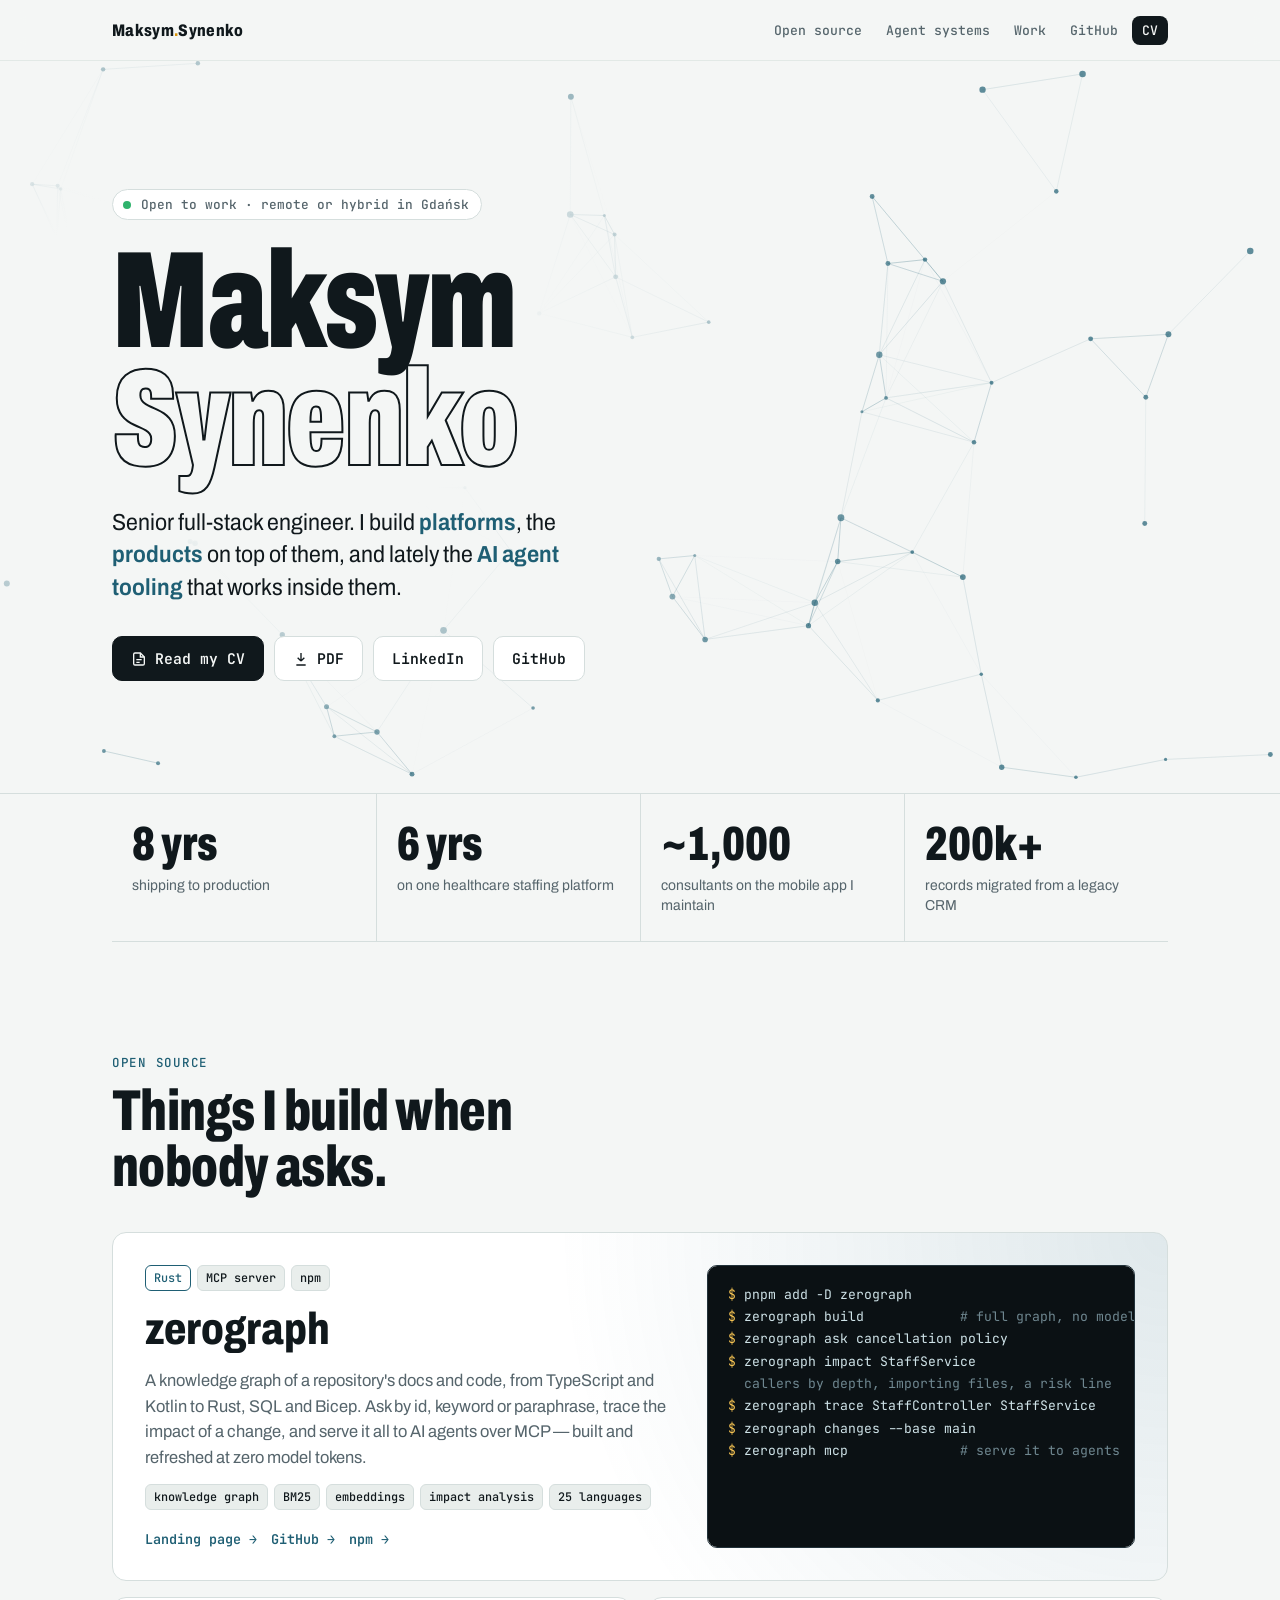
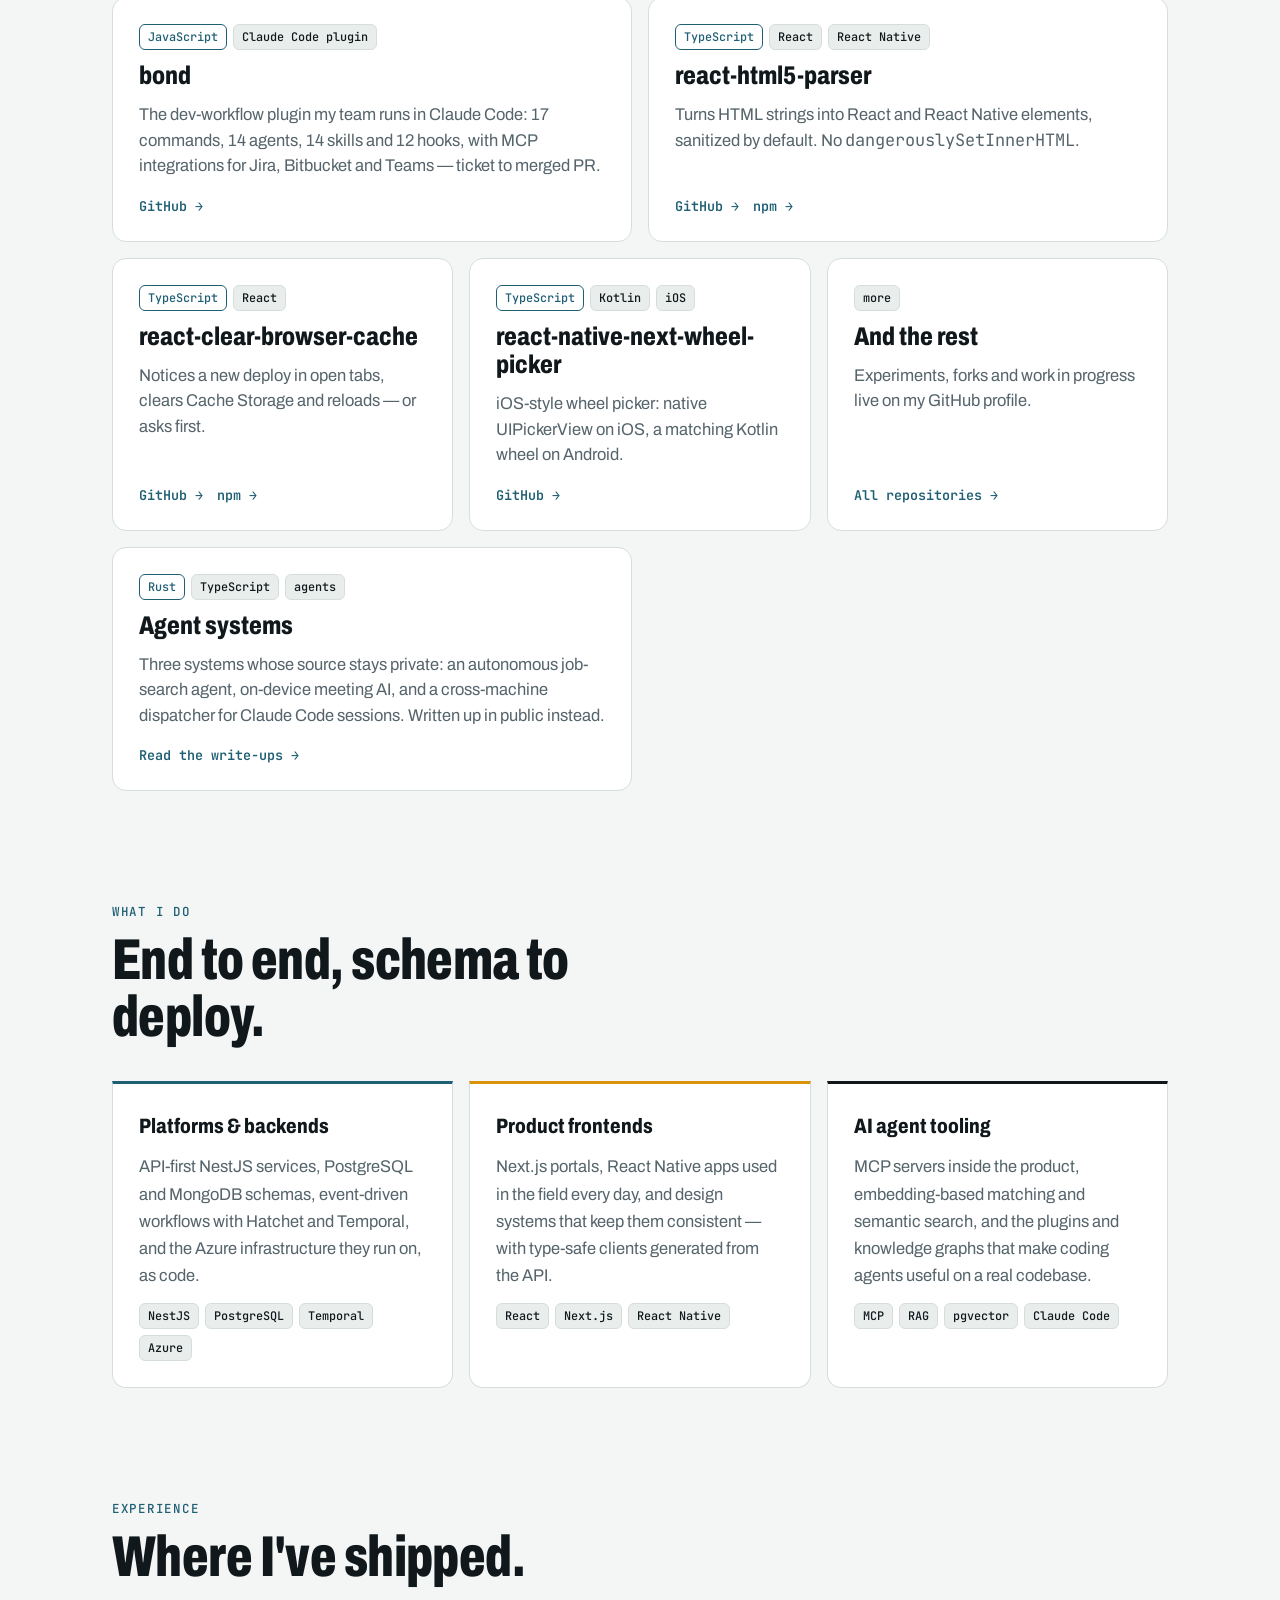
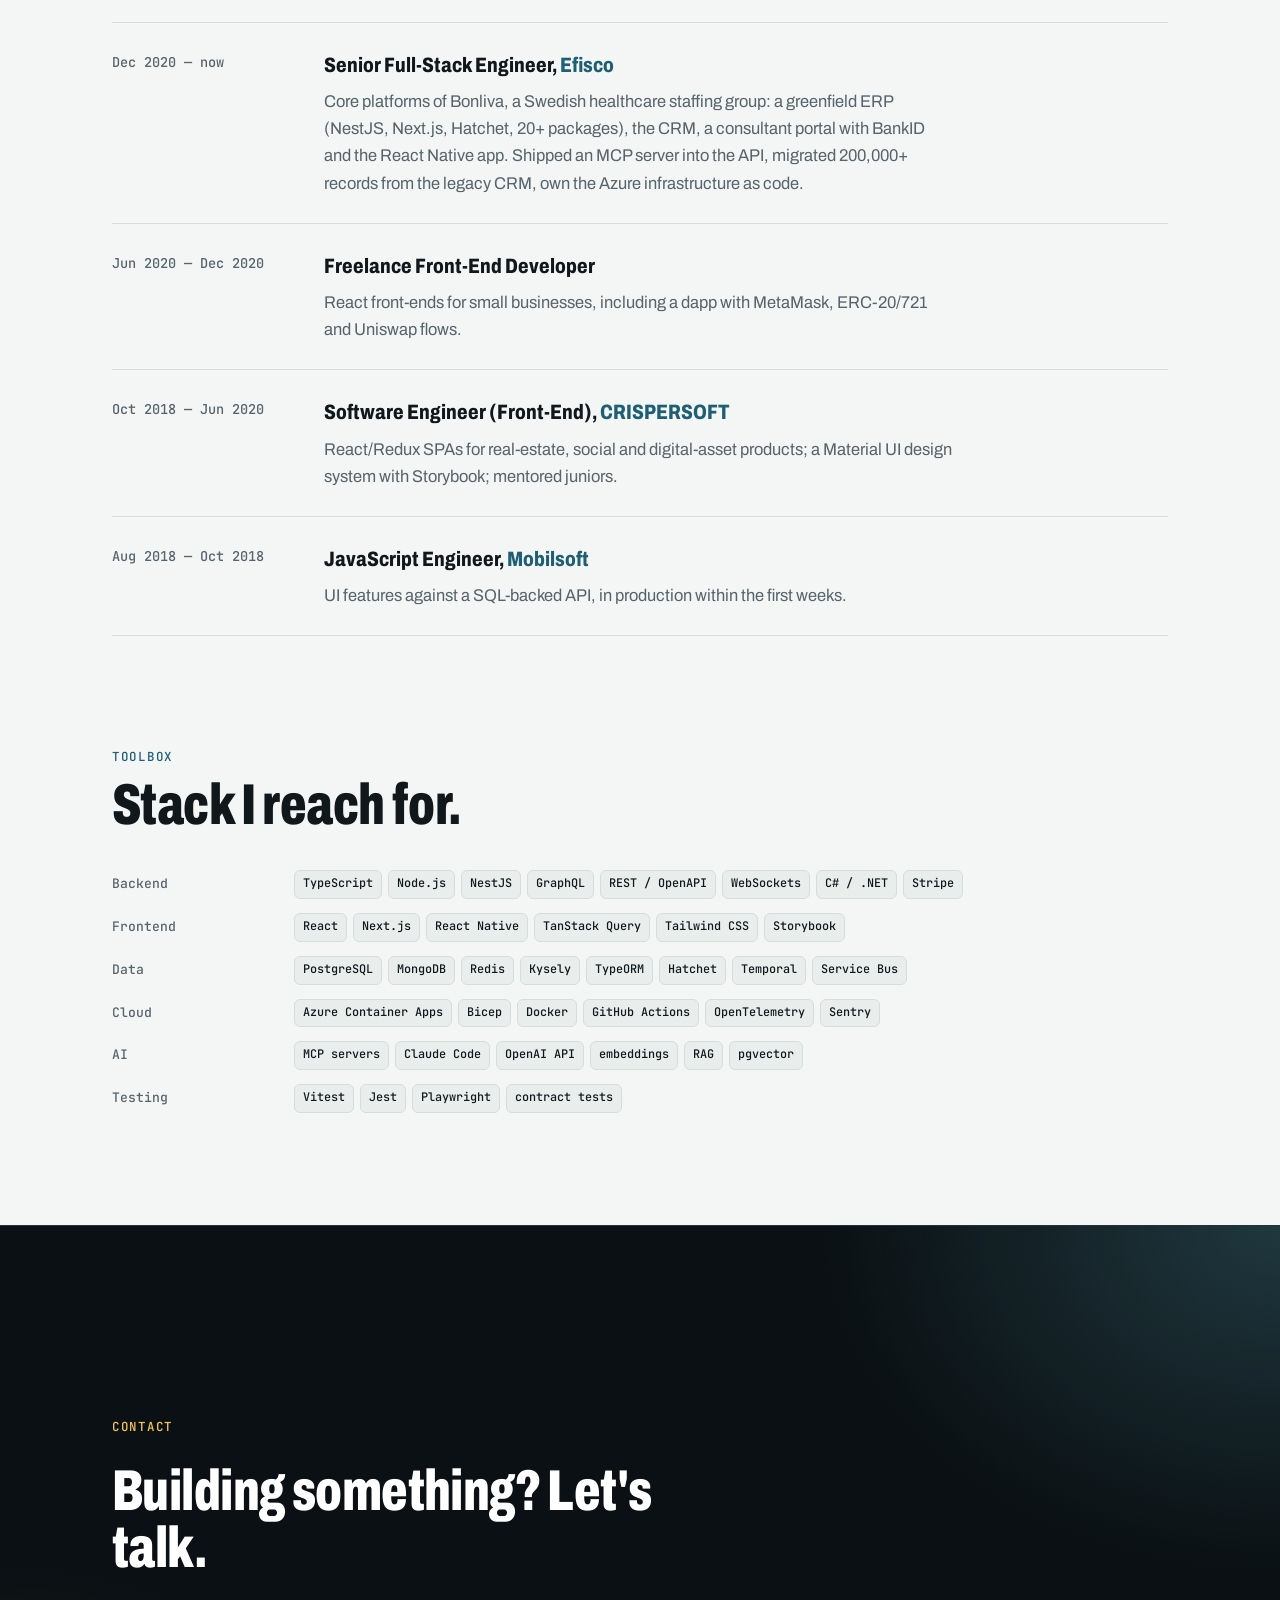
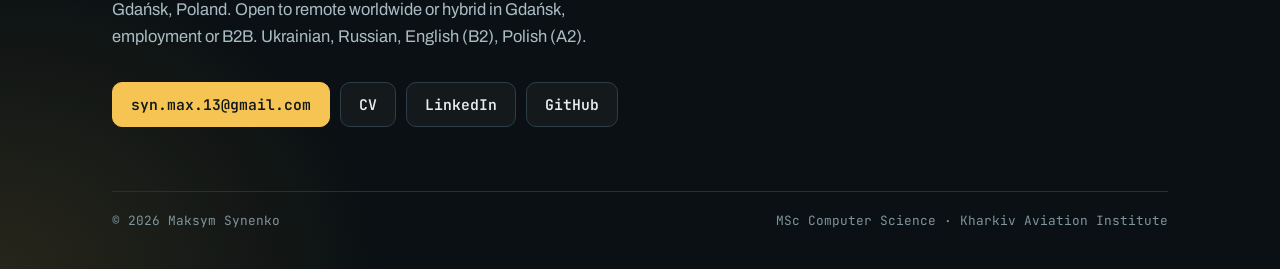
<file: index.html>
<!doctype html>
<html lang="en">
  <head>
    <meta charset="utf-8" />
    <meta name="viewport" content="width=device-width, initial-scale=1" />
    <title>Maksym Synenko — Senior Full-Stack Engineer</title>
    <meta
      name="description"
      content="Senior full-stack / backend engineer in Gdańsk. TypeScript, NestJS, React, PostgreSQL, Azure, MCP servers and AI agent tooling. Open source: zerograph, bond, react-html5-parser."
    />
    <meta property="og:title" content="Maksym Synenko — Senior Full-Stack Engineer" />
    <meta
      property="og:description"
      content="Platforms, product frontends and AI agent tooling. TypeScript, NestJS, React, PostgreSQL, Azure, MCP."
    />
    <meta property="og:url" content="https://devmaxxx.github.io/" />
    <meta property="og:type" content="website" />
    <link
      rel="icon"
      href="data:image/svg+xml,%3Csvg xmlns='http://www.w3.org/2000/svg' viewBox='0 0 64 64'%3E%3Crect width='64' height='64' rx='14' fill='%231f5f74'/%3E%3Ctext x='32' y='43' font-family='Arial' font-weight='800' font-size='28' text-anchor='middle' fill='%23f6c453'%3EMS%3C/text%3E%3C/svg%3E"
    />
    <link rel="preconnect" href="https://fonts.googleapis.com" />
    <link rel="preconnect" href="https://fonts.gstatic.com" crossorigin />
    <link
      rel="stylesheet"
      href="https://fonts.googleapis.com/css2?family=Archivo:wdth,wght@62..125,400..900&family=JetBrains+Mono:wght@400;500;600&display=swap"
    />
    <style>
      :root {
        color-scheme: light;
        --bg: #f4f6f5;
        --bg-2: #e9eeec;
        --surface: #ffffff;
        --fg: #10181c;
        --muted: #56656c;
        --line: #d5dedd;
        --accent: #1f5f74;
        --accent-2: #d9940b;
        --glow: rgb(31 95 116 / 0.14);
        --node: 31 95 116;
        --display: 'Archivo', 'Helvetica Neue', Arial, sans-serif;
        --mono: 'JetBrains Mono', ui-monospace, 'SF Mono', Menlo, monospace;
        --radius: 14px;
      }
      @media (prefers-color-scheme: dark) {
        :root:not([data-theme='light']) {
          color-scheme: dark;
          --bg: #0b1114;
          --bg-2: #101a1e;
          --surface: #121d22;
          --fg: #e8eef0;
          --muted: #93a6ad;
          --line: #22323a;
          --accent: #6cc3d9;
          --accent-2: #f6c453;
          --glow: rgb(108 195 217 / 0.12);
          --node: 108 195 217;
        }
      }
      :root[data-theme='dark'] {
        color-scheme: dark;
        --bg: #0b1114;
        --bg-2: #101a1e;
        --surface: #121d22;
        --fg: #e8eef0;
        --muted: #93a6ad;
        --line: #22323a;
        --accent: #6cc3d9;
        --accent-2: #f6c453;
        --glow: rgb(108 195 217 / 0.12);
        --node: 108 195 217;
      }

      * {
        box-sizing: border-box;
      }
      html {
        scroll-behavior: smooth;
        scroll-padding-top: 72px;
      }
      @media (prefers-reduced-motion: reduce) {
        html {
          scroll-behavior: auto;
        }
      }
      body {
        margin: 0;
        background: var(--bg);
        color: var(--fg);
        font: 400 17px/1.6 var(--display);
        font-variation-settings: 'wdth' 96;
        -webkit-font-smoothing: antialiased;
      }
      a {
        color: inherit;
      }
      :focus-visible {
        outline: 2px solid var(--accent-2);
        outline-offset: 3px;
        border-radius: 4px;
      }
      .wrap {
        max-width: 1120px;
        margin: 0 auto;
        padding: 0 16px;
      }
      @media (min-width: 720px) {
        .wrap {
          padding: 0 32px;
        }
      }
      .mono {
        font-family: var(--mono);
      }

      /* Nav */
      .nav {
        position: sticky;
        top: 0;
        z-index: 10;
        backdrop-filter: blur(12px);
        -webkit-backdrop-filter: blur(12px);
        background: color-mix(in srgb, var(--bg) 78%, transparent);
        border-bottom: 1px solid color-mix(in srgb, var(--line) 60%, transparent);
      }
      .nav .wrap {
        display: flex;
        align-items: center;
        justify-content: space-between;
        height: 60px;
        gap: 16px;
      }
      .mark {
        font: 800 1.05rem var(--display);
        font-variation-settings: 'wdth' 80;
        text-decoration: none;
        letter-spacing: 0.02em;
      }
      .mark span {
        color: var(--accent-2);
      }
      .nav ul {
        display: flex;
        gap: 4px;
        list-style: none;
        margin: 0;
        padding: 0;
        font: 500 0.82rem var(--mono);
      }
      .nav li a {
        display: block;
        padding: 6px 10px;
        border-radius: 8px;
        text-decoration: none;
        color: var(--muted);
      }
      .nav li a:hover {
        color: var(--fg);
        background: var(--bg-2);
      }
      .nav li a.cv {
        color: var(--bg);
        background: var(--fg);
      }
      @media (max-width: 560px) {
        .nav li.opt {
          display: none;
        }
      }

      /* Hero */
      .hero {
        position: relative;
        overflow: hidden;
        border-bottom: 1px solid var(--line);
      }
      #graph {
        position: absolute;
        inset: 0;
        width: 100%;
        height: 100%;
        pointer-events: none;
      }
      .hero::after {
        content: '';
        position: absolute;
        inset: 0;
        pointer-events: none;
        background: radial-gradient(
          ellipse 70% 80% at 20% 40%,
          var(--bg) 30%,
          transparent 75%
        );
      }
      .hero .wrap {
        position: relative;
        z-index: 1;
        padding-top: clamp(56px, 11vw, 128px);
        padding-bottom: clamp(56px, 9vw, 112px);
      }
      .status {
        display: inline-flex;
        align-items: center;
        gap: 10px;
        font: 500 0.8rem var(--mono);
        color: var(--muted);
        border: 1px solid var(--line);
        background: var(--surface);
        padding: 6px 12px 6px 10px;
        border-radius: 999px;
      }
      .dot {
        width: 8px;
        height: 8px;
        border-radius: 50%;
        background: #2fb36c;
        box-shadow: 0 0 0 0 rgb(47 179 108 / 0.6);
        animation: pulse 2.4s infinite;
      }
      @keyframes pulse {
        70% {
          box-shadow: 0 0 0 8px rgb(47 179 108 / 0);
        }
        100% {
          box-shadow: 0 0 0 0 rgb(47 179 108 / 0);
        }
      }
      @media (prefers-reduced-motion: reduce) {
        .dot {
          animation: none;
        }
      }
      h1 {
        margin: 22px 0 0;
        font-weight: 850;
        font-variation-settings: 'wdth' 64;
        font-size: clamp(3.4rem, 13vw, 8.6rem);
        line-height: 0.86;
        letter-spacing: -0.015em;
      }
      h1 .last {
        display: block;
        color: transparent;
        -webkit-text-stroke: 2px var(--fg);
      }
      @supports not (-webkit-text-stroke: 2px black) {
        h1 .last {
          color: var(--fg);
        }
      }
      .lede {
        margin: 28px 0 0;
        max-width: 40ch;
        font-size: clamp(1.15rem, 2.4vw, 1.45rem);
        line-height: 1.4;
        font-variation-settings: 'wdth' 90;
      }
      .lede em {
        font-style: normal;
        color: var(--accent);
        font-weight: 650;
      }
      .cta {
        display: flex;
        flex-wrap: wrap;
        gap: 10px;
        margin-top: 32px;
      }
      .btn {
        display: inline-flex;
        align-items: center;
        gap: 8px;
        font: 600 0.92rem var(--mono);
        text-decoration: none;
        padding: 12px 18px;
        border-radius: 10px;
        border: 1px solid var(--line);
        background: var(--surface);
        cursor: pointer;
        color: var(--fg);
        transition:
          transform 0.15s,
          border-color 0.15s;
      }
      .btn:hover {
        transform: translateY(-2px);
        border-color: var(--accent);
      }
      .btn.primary {
        background: var(--fg);
        color: var(--bg);
        border-color: var(--fg);
      }
      .btn svg {
        width: 16px;
        height: 16px;
      }

      /* Facts */
      .facts {
        display: grid;
        grid-template-columns: repeat(4, minmax(0, 1fr));
        border-bottom: 1px solid var(--line);
      }
      .facts > div {
        padding: 26px 20px;
        min-width: 0;
      }
      .facts > div + div {
        border-left: 1px solid var(--line);
      }
      .facts b {
        display: block;
        font-weight: 850;
        font-variation-settings: 'wdth' 70;
        font-size: clamp(2rem, 4.5vw, 3rem);
        line-height: 1;
        font-variant-numeric: tabular-nums;
      }
      .facts span {
        display: block;
        margin-top: 8px;
        font-size: 0.9rem;
        color: var(--muted);
        line-height: 1.35;
      }
      @media (max-width: 720px) {
        .facts {
          grid-template-columns: repeat(2, minmax(0, 1fr));
        }
        .facts > div:nth-child(3) {
          border-left: 0;
        }
        .facts > div:nth-child(n + 3) {
          border-top: 1px solid var(--line);
        }
      }

      /* Sections */
      section {
        padding: clamp(64px, 9vw, 112px) 0 0;
      }
      .kicker {
        font: 500 0.78rem var(--mono);
        letter-spacing: 0.14em;
        text-transform: uppercase;
        color: var(--accent);
        margin: 0 0 12px;
      }
      h2 {
        margin: 0 0 36px;
        font-weight: 820;
        font-variation-settings: 'wdth' 70;
        font-size: clamp(2.1rem, 5.5vw, 3.6rem);
        line-height: 0.98;
        letter-spacing: -0.01em;
        max-width: 18ch;
      }

      /* Projects */
      .projects {
        display: grid;
        grid-template-columns: repeat(6, minmax(0, 1fr));
        gap: 16px;
      }
      .project {
        grid-column: span 3;
        position: relative;
        display: flex;
        flex-direction: column;
        gap: 12px;
        padding: 26px;
        border-radius: var(--radius);
        background: var(--surface);
        border: 1px solid var(--line);
        min-width: 0;
        transition:
          transform 0.2s,
          border-color 0.2s,
          box-shadow 0.2s;
      }
      .project:hover {
        transform: translateY(-3px);
        border-color: var(--accent);
        box-shadow: 0 18px 40px -20px var(--glow), 0 0 0 4px var(--glow);
      }
      .project.feature {
        grid-column: span 6;
        display: grid;
        grid-template-columns: minmax(0, 1.25fr) minmax(0, 1fr);
        gap: 28px;
        padding: 32px;
        background:
          radial-gradient(circle at 100% 0%, var(--glow), transparent 55%),
          var(--surface);
      }
      .project.third {
        grid-column: span 2;
      }
      @media (max-width: 900px) {
        .project,
        .project.third {
          grid-column: span 6;
        }
        .project.feature {
          grid-template-columns: minmax(0, 1fr);
        }
      }
      .project h3 {
        margin: 0;
        font-weight: 800;
        font-variation-settings: 'wdth' 78;
        font-size: 1.6rem;
        line-height: 1.1;
      }
      .feature h3 {
        font-size: clamp(2rem, 4vw, 2.8rem);
      }
      .project p {
        margin: 0;
        color: var(--muted);
        line-height: 1.5;
      }
      .meta {
        display: flex;
        flex-wrap: wrap;
        gap: 6px;
        font: 500 0.74rem var(--mono);
      }
      .tag {
        padding: 4px 8px;
        border-radius: 6px;
        background: var(--bg-2);
        color: var(--fg);
        border: 1px solid var(--line);
      }
      .tag.lang {
        background: transparent;
        border-color: var(--accent);
        color: var(--accent);
      }
      .links {
        margin-top: auto;
        display: flex;
        flex-wrap: wrap;
        gap: 14px;
        padding-top: 6px;
        font: 600 0.84rem var(--mono);
      }
      .links a {
        text-decoration: none;
        color: var(--accent);
      }
      .links a:hover {
        text-decoration: underline;
        text-underline-offset: 3px;
      }
      .term {
        margin: 0;
        align-self: stretch;
        padding: 18px 20px;
        border-radius: 10px;
        background: #0b1114;
        color: #cfe3e8;
        font: 400 0.82rem/1.7 var(--mono);
        overflow-x: auto;
        border: 1px solid #22323a;
      }
      .term .p {
        color: #f6c453;
      }
      .term .c {
        color: #6f8790;
      }
      .term .o {
        color: #6cc3d9;
      }

      /* What I do */
      .do {
        display: grid;
        grid-template-columns: repeat(3, minmax(0, 1fr));
        gap: 16px;
      }
      @media (max-width: 900px) {
        .do {
          grid-template-columns: minmax(0, 1fr);
        }
      }
      .do article {
        padding: 26px;
        border-top: 3px solid var(--accent);
        background: var(--surface);
        border-radius: 0 0 var(--radius) var(--radius);
        border-left: 1px solid var(--line);
        border-right: 1px solid var(--line);
        border-bottom: 1px solid var(--line);
      }
      .do article:nth-child(2) {
        border-top-color: var(--accent-2);
      }
      .do article:nth-child(3) {
        border-top-color: var(--fg);
      }
      .do h3 {
        margin: 0 0 10px;
        font-weight: 780;
        font-variation-settings: 'wdth' 80;
        font-size: 1.3rem;
      }
      .do p {
        margin: 0 0 14px;
        color: var(--muted);
      }

      /* Experience */
      .xp {
        list-style: none;
        margin: 0;
        padding: 0;
        border-top: 1px solid var(--line);
      }
      .xp li {
        display: grid;
        grid-template-columns: 180px minmax(0, 1fr);
        gap: 8px 32px;
        padding: 26px 0;
        border-bottom: 1px solid var(--line);
      }
      @media (max-width: 720px) {
        .xp li {
          grid-template-columns: minmax(0, 1fr);
        }
      }
      .xp time {
        font: 500 0.85rem var(--mono);
        color: var(--muted);
        padding-top: 4px;
      }
      .xp h3 {
        margin: 0;
        font-weight: 780;
        font-variation-settings: 'wdth' 80;
        font-size: 1.3rem;
      }
      .xp h3 span {
        color: var(--accent);
      }
      .xp p {
        margin: 6px 0 0;
        color: var(--muted);
        max-width: 70ch;
      }

      /* Stack */
      .stack {
        display: grid;
        grid-template-columns: 150px minmax(0, 1fr);
        gap: 14px 32px;
        margin: 0;
      }
      @media (max-width: 720px) {
        .stack {
          grid-template-columns: minmax(0, 1fr);
          gap: 6px;
        }
        .stack dd {
          margin-bottom: 12px;
        }
      }
      .stack dt {
        font: 500 0.82rem/2.2 var(--mono);
        color: var(--muted);
      }
      .stack dd {
        margin: 0;
        display: flex;
        flex-wrap: wrap;
        gap: 6px;
        min-width: 0;
      }

      /* Contact: a fixed dark panel in both themes, so it never inverts to a
         pale block in dark mode. */
      .contact {
        --ink: #e8eef0;
        margin-top: clamp(64px, 9vw, 112px);
        color: var(--ink);
        background:
          radial-gradient(ellipse 60% 90% at 100% 0%, rgb(108 195 217 / 0.22), transparent 60%),
          radial-gradient(ellipse 50% 80% at 0% 100%, rgb(246 196 83 / 0.12), transparent 60%),
          #0a1013;
        border-top: 1px solid #22323a;
      }
      .contact .wrap {
        padding-top: clamp(56px, 8vw, 96px);
        padding-bottom: 40px;
      }
      .contact .kicker {
        color: #f6c453;
      }
      .contact h2 {
        max-width: 20ch;
        color: #ffffff;
      }
      .contact p {
        max-width: 56ch;
        color: #a9bcc3;
        margin: -16px 0 28px;
      }
      .contact .btn {
        background: rgb(255 255 255 / 0.04);
        color: var(--ink);
        border-color: #2c3f48;
      }
      .contact .btn.primary {
        background: #f6c453;
        border-color: #f6c453;
        color: #10181c;
      }
      .contact .btn:hover {
        border-color: #f6c453;
      }
      .contact :focus-visible {
        outline-color: #6cc3d9;
      }
      footer {
        display: flex;
        flex-wrap: wrap;
        justify-content: space-between;
        gap: 12px;
        margin-top: 64px;
        padding-top: 20px;
        border-top: 1px solid #22323a;
        font: 400 0.8rem var(--mono);
        color: #7f949c;
      }

      .reveal {
        opacity: 0;
        transform: translateY(16px);
        transition:
          opacity 0.6s ease,
          transform 0.6s ease;
      }
      .reveal.in {
        opacity: 1;
        transform: none;
      }
      @media (prefers-reduced-motion: reduce) {
        .reveal {
          opacity: 1;
          transform: none;
          transition: none;
        }
      }
    </style>
  </head>
  <body>
    <nav class="nav" aria-label="Main">
      <div class="wrap">
        <a class="mark" href="#top">Maksym<span>.</span>Synenko</a>
        <ul>
          <li class="opt"><a href="#projects">Open source</a></li>
          <li class="opt"><a href="projects/">Agent systems</a></li>
          <li class="opt"><a href="#work">Work</a></li>
          <li><a href="https://github.com/devmaxxx">GitHub</a></li>
          <li><a class="cv" href="cv/">CV</a></li>
        </ul>
      </div>
    </nav>

    <main id="top">
      <header class="hero">
        <canvas id="graph" aria-hidden="true"></canvas>
        <div class="wrap">
          <span class="status"><span class="dot"></span>Open to work · remote or hybrid in Gdańsk</span>
          <h1>Maksym <span class="last">Synenko</span></h1>
          <p class="lede">
            Senior full-stack engineer. I build <em>platforms</em>, the <em>products</em> on top of them, and
            lately the <em>AI agent tooling</em> that works inside them.
          </p>
          <div class="cta">
            <a class="btn primary" href="cv/">
              <svg viewBox="0 0 24 24" fill="none" stroke="currentColor" stroke-width="2" aria-hidden="true"><path d="M14 3H6a2 2 0 0 0-2 2v14a2 2 0 0 0 2 2h12a2 2 0 0 0 2-2V9z"/><path d="M14 3v6h6M8 13h8M8 17h5"/></svg>
              Read my CV
            </a>
            <a class="btn" href="cv/maksym-synenko-cv.pdf" download>
              <svg viewBox="0 0 24 24" fill="none" stroke="currentColor" stroke-width="2" aria-hidden="true"><path d="M12 3v12m0 0-5-5m5 5 5-5M5 21h14"/></svg>
              PDF
            </a>
            <a class="btn" href="https://www.linkedin.com/in/devmaxxxx/">LinkedIn</a>
            <a class="btn" href="https://github.com/devmaxxx">GitHub</a>
          </div>
        </div>
      </header>

      <div class="wrap">
        <div class="facts" aria-label="At a glance">
          <div><b>8 yrs</b><span>shipping to production</span></div>
          <div><b>6 yrs</b><span>on one healthcare staffing platform</span></div>
          <div><b>~1,000</b><span>consultants on the mobile app I maintain</span></div>
          <div><b>200k+</b><span>records migrated from a legacy CRM</span></div>
        </div>
      </div>

      <section id="projects">
        <div class="wrap">
          <p class="kicker">Open source</p>
          <h2>Things I build when nobody asks.</h2>

          <div class="projects">
            <article class="project feature reveal">
              <div style="display: flex; flex-direction: column; gap: 14px">
                <div class="meta"><span class="tag lang">Rust</span><span class="tag">MCP server</span><span class="tag">npm</span></div>
                <h3>zerograph</h3>
                <p>
                  A knowledge graph of a repository's docs and code, from TypeScript and Kotlin to Rust, SQL and Bicep. Ask by id, keyword or
                  paraphrase, trace the impact of a change, and serve it all to AI agents over MCP — built and
                  refreshed at zero model tokens.
                </p>
                <div class="meta">
                  <span class="tag">knowledge graph</span><span class="tag">BM25</span><span class="tag">embeddings</span><span class="tag">impact analysis</span><span class="tag">25 languages</span>
                </div>
                <div class="links">
                  <a href="/projects/zerograph/">Landing page →</a>
                  <a href="https://github.com/devmaxxx/zerograph">GitHub →</a>
                  <a href="https://www.npmjs.com/package/zerograph">npm →</a>
                </div>
              </div>
              <pre class="term" aria-label="zerograph commands"><span class="p">$</span> pnpm add -D zerograph
<span class="p">$</span> zerograph build            <span class="c"># full graph, no model calls</span>
<span class="p">$</span> zerograph ask cancellation policy
<span class="p">$</span> zerograph impact StaffService
<span class="c">  callers by depth, importing files, a risk line</span>
<span class="p">$</span> zerograph trace StaffController StaffService
<span class="p">$</span> zerograph changes --base main
<span class="p">$</span> zerograph mcp              <span class="c"># serve it to agents</span></pre>
            </article>

            <article class="project reveal">
              <div class="meta"><span class="tag lang">JavaScript</span><span class="tag">Claude Code plugin</span></div>
              <h3>bond</h3>
              <p>
                The dev-workflow plugin my team runs in Claude Code: 17 commands, 14 agents, 14 skills and 12 hooks,
                with MCP integrations for Jira, Bitbucket and Teams — ticket to merged PR.
              </p>
              <div class="links"><a href="https://github.com/devmaxxx/bond">GitHub →</a></div>
            </article>

            <article class="project reveal">
              <div class="meta"><span class="tag lang">TypeScript</span><span class="tag">React</span><span class="tag">React Native</span></div>
              <h3>react-html5-parser</h3>
              <p>
                Turns HTML strings into React and React Native elements, sanitized by default. No
                <code class="mono">dangerouslySetInnerHTML</code>.
              </p>
              <div class="links">
                <a href="https://github.com/devmaxxx/react-html5-parser">GitHub →</a>
                <a href="https://www.npmjs.com/package/react-html5-parser">npm →</a>
              </div>
            </article>

            <article class="project third reveal">
              <div class="meta"><span class="tag lang">TypeScript</span><span class="tag">React</span></div>
              <h3>react-clear-browser-cache</h3>
              <p>Notices a new deploy in open tabs, clears Cache Storage and reloads — or asks first.</p>
              <div class="links">
                <a href="https://github.com/devmaxxx/react-clear-browser-cache">GitHub →</a>
                <a href="https://www.npmjs.com/package/react-clear-browser-cache">npm →</a>
              </div>
            </article>

            <article class="project third reveal">
              <div class="meta"><span class="tag lang">TypeScript</span><span class="tag">Kotlin</span><span class="tag">iOS</span></div>
              <h3>react-native-next-wheel-picker</h3>
              <p>iOS-style wheel picker: native UIPickerView on iOS, a matching Kotlin wheel on Android.</p>
              <div class="links"><a href="https://github.com/devmaxxx/react-native-next-wheel-picker">GitHub →</a></div>
            </article>

            <article class="project third reveal">
              <div class="meta"><span class="tag">more</span></div>
              <h3>And the rest</h3>
              <p>Experiments, forks and work in progress live on my GitHub profile.</p>
              <div class="links"><a href="https://github.com/devmaxxx?tab=repositories">All repositories →</a></div>
            </article>

            <article class="project reveal">
              <div class="meta"><span class="tag lang">Rust</span><span class="tag">TypeScript</span><span class="tag">agents</span></div>
              <h3>Agent systems</h3>
              <p>
                Three systems whose source stays private: an autonomous job-search agent, on-device meeting AI,
                and a cross-machine dispatcher for Claude Code sessions. Written up in public instead.
              </p>
              <div class="links"><a href="projects/">Read the write-ups →</a></div>
            </article>
          </div>
        </div>
      </section>

      <section id="about">
        <div class="wrap">
          <p class="kicker">What I do</p>
          <h2>End to end, schema to deploy.</h2>
          <div class="do">
            <article class="reveal">
              <h3>Platforms &amp; backends</h3>
              <p>
                API-first NestJS services, PostgreSQL and MongoDB schemas, event-driven workflows with Hatchet and
                Temporal, and the Azure infrastructure they run on, as code.
              </p>
              <div class="meta"><span class="tag">NestJS</span><span class="tag">PostgreSQL</span><span class="tag">Temporal</span><span class="tag">Azure</span></div>
            </article>
            <article class="reveal">
              <h3>Product frontends</h3>
              <p>
                Next.js portals, React Native apps used in the field every day, and design systems that keep them
                consistent — with type-safe clients generated from the API.
              </p>
              <div class="meta"><span class="tag">React</span><span class="tag">Next.js</span><span class="tag">React Native</span></div>
            </article>
            <article class="reveal">
              <h3>AI agent tooling</h3>
              <p>
                MCP servers inside the product, embedding-based matching and semantic search, and the plugins and
                knowledge graphs that make coding agents useful on a real codebase.
              </p>
              <div class="meta"><span class="tag">MCP</span><span class="tag">RAG</span><span class="tag">pgvector</span><span class="tag">Claude Code</span></div>
            </article>
          </div>
        </div>
      </section>

      <section id="work">
        <div class="wrap">
          <p class="kicker">Experience</p>
          <h2>Where I've shipped.</h2>
          <ol class="xp">
            <li class="reveal">
              <time>Dec 2020 — now</time>
              <div>
                <h3>Senior Full-Stack Engineer, <span>Efisco</span></h3>
                <p>
                  Core platforms of Bonliva, a Swedish healthcare staffing group: a greenfield ERP (NestJS, Next.js,
                  Hatchet, 20+ packages), the CRM, a consultant portal with BankID and the React Native app. Shipped
                  an MCP server into the API, migrated 200,000+ records from the legacy CRM, own the Azure
                  infrastructure as code.
                </p>
              </div>
            </li>
            <li class="reveal">
              <time>Jun 2020 — Dec 2020</time>
              <div>
                <h3>Freelance Front-End Developer</h3>
                <p>React front-ends for small businesses, including a dapp with MetaMask, ERC-20/721 and Uniswap flows.</p>
              </div>
            </li>
            <li class="reveal">
              <time>Oct 2018 — Jun 2020</time>
              <div>
                <h3>Software Engineer (Front-End), <span>CRISPERSOFT</span></h3>
                <p>React/Redux SPAs for real-estate, social and digital-asset products; a Material UI design system with Storybook; mentored juniors.</p>
              </div>
            </li>
            <li class="reveal">
              <time>Aug 2018 — Oct 2018</time>
              <div>
                <h3>JavaScript Engineer, <span>Mobilsoft</span></h3>
                <p>UI features against a SQL-backed API, in production within the first weeks.</p>
              </div>
            </li>
          </ol>
        </div>
      </section>

      <section id="stack">
        <div class="wrap">
          <p class="kicker">Toolbox</p>
          <h2>Stack I reach for.</h2>
          <dl class="stack meta">
            <dt>Backend</dt>
            <dd><span class="tag">TypeScript</span><span class="tag">Node.js</span><span class="tag">NestJS</span><span class="tag">GraphQL</span><span class="tag">REST / OpenAPI</span><span class="tag">WebSockets</span><span class="tag">C# / .NET</span><span class="tag">Stripe</span></dd>
            <dt>Frontend</dt>
            <dd><span class="tag">React</span><span class="tag">Next.js</span><span class="tag">React Native</span><span class="tag">TanStack Query</span><span class="tag">Tailwind CSS</span><span class="tag">Storybook</span></dd>
            <dt>Data</dt>
            <dd><span class="tag">PostgreSQL</span><span class="tag">MongoDB</span><span class="tag">Redis</span><span class="tag">Kysely</span><span class="tag">TypeORM</span><span class="tag">Hatchet</span><span class="tag">Temporal</span><span class="tag">Service Bus</span></dd>
            <dt>Cloud</dt>
            <dd><span class="tag">Azure Container Apps</span><span class="tag">Bicep</span><span class="tag">Docker</span><span class="tag">GitHub Actions</span><span class="tag">OpenTelemetry</span><span class="tag">Sentry</span></dd>
            <dt>AI</dt>
            <dd><span class="tag">MCP servers</span><span class="tag">Claude Code</span><span class="tag">OpenAI API</span><span class="tag">embeddings</span><span class="tag">RAG</span><span class="tag">pgvector</span></dd>
            <dt>Testing</dt>
            <dd><span class="tag">Vitest</span><span class="tag">Jest</span><span class="tag">Playwright</span><span class="tag">contract tests</span></dd>
          </dl>
        </div>
      </section>
    </main>

    <section class="contact" id="contact">
      <div class="wrap">
        <p class="kicker">Contact</p>
        <h2>Building something? Let's talk.</h2>
        <p>
          Gdańsk, Poland. Open to remote worldwide or hybrid in Gdańsk, employment or B2B. Ukrainian, Russian,
          English (B2), Polish (A2).
        </p>
        <div class="cta">
          <button class="btn primary" type="button" id="copy" data-email="syn.max.13@gmail.com">
            <span id="copy-label">syn.max.13@gmail.com</span>
          </button>
          <a class="btn" href="cv/">CV</a>
          <a class="btn" href="https://www.linkedin.com/in/devmaxxxx/">LinkedIn</a>
          <a class="btn" href="https://github.com/devmaxxx">GitHub</a>
        </div>
        <footer>
          <span>© 2026 Maksym Synenko</span>
          <span>MSc Computer Science · Kharkiv Aviation Institute</span>
        </footer>
      </div>
    </section>

    <script>
      // Copy email; fall back to mailto when the clipboard is blocked.
      const copy = document.getElementById('copy');
      const label = document.getElementById('copy-label');
      copy.addEventListener('click', async () => {
        const email = copy.dataset.email;
        try {
          await navigator.clipboard.writeText(email);
          label.textContent = 'Copied ✓';
          setTimeout(() => (label.textContent = email), 2000);
        } catch {
          location.href = 'mailto:' + email;
        }
      });

      const reduce = matchMedia('(prefers-reduced-motion: reduce)').matches;

      // Fade sections in as they scroll into view.
      const io = new IntersectionObserver(
        (entries) => {
          for (const e of entries) {
            if (e.isIntersecting) {
              e.target.classList.add('in');
              io.unobserve(e.target);
            }
          }
        },
        { rootMargin: '0px 0px -8% 0px' }
      );
      document.querySelectorAll('.reveal').forEach((el) => io.observe(el));

      // Drifting knowledge graph behind the hero, a nod to zerograph.
      (() => {
        const canvas = document.getElementById('graph');
        const ctx = canvas.getContext('2d');
        const hero = canvas.parentElement;
        let w, h, nodes, raf;

        function rgb() {
          return getComputedStyle(document.documentElement).getPropertyValue('--node').trim();
        }

        function resize() {
          const dpr = Math.min(devicePixelRatio || 1, 2);
          w = hero.clientWidth;
          h = hero.clientHeight;
          canvas.width = w * dpr;
          canvas.height = h * dpr;
          ctx.setTransform(dpr, 0, 0, dpr, 0, 0);
          const count = Math.round(Math.min(70, (w * h) / 14000));
          nodes = Array.from({ length: count }, () => ({
            x: Math.random() * w,
            y: Math.random() * h,
            vx: (Math.random() - 0.5) * 0.25,
            vy: (Math.random() - 0.5) * 0.25,
            r: 1.5 + Math.random() * 2
          }));
        }

        function frame() {
          const c = rgb();
          const max = 150;
          ctx.clearRect(0, 0, w, h);
          for (const n of nodes) {
            n.x += n.vx;
            n.y += n.vy;
            if (n.x < 0 || n.x > w) n.vx *= -1;
            if (n.y < 0 || n.y > h) n.vy *= -1;
          }
          for (let i = 0; i < nodes.length; i++) {
            for (let j = i + 1; j < nodes.length; j++) {
              const a = nodes[i];
              const b = nodes[j];
              const d = Math.hypot(a.x - b.x, a.y - b.y);
              if (d < max) {
                ctx.strokeStyle = `rgb(${c} / ${0.35 * (1 - d / max)})`;
                ctx.lineWidth = 1;
                ctx.beginPath();
                ctx.moveTo(a.x, a.y);
                ctx.lineTo(b.x, b.y);
                ctx.stroke();
              }
            }
          }
          ctx.fillStyle = `rgb(${c} / 0.7)`;
          for (const n of nodes) {
            ctx.beginPath();
            ctx.arc(n.x, n.y, n.r, 0, Math.PI * 2);
            ctx.fill();
          }
          if (!reduce) raf = requestAnimationFrame(frame);
        }

        resize();
        frame();
        addEventListener('resize', () => {
          cancelAnimationFrame(raf);
          resize();
          frame();
        });
        // Stop drawing while the tab is hidden.
        document.addEventListener('visibilitychange', () => {
          cancelAnimationFrame(raf);
          if (!document.hidden) frame();
        });
      })();
    </script>
  </body>
</html>
</file>
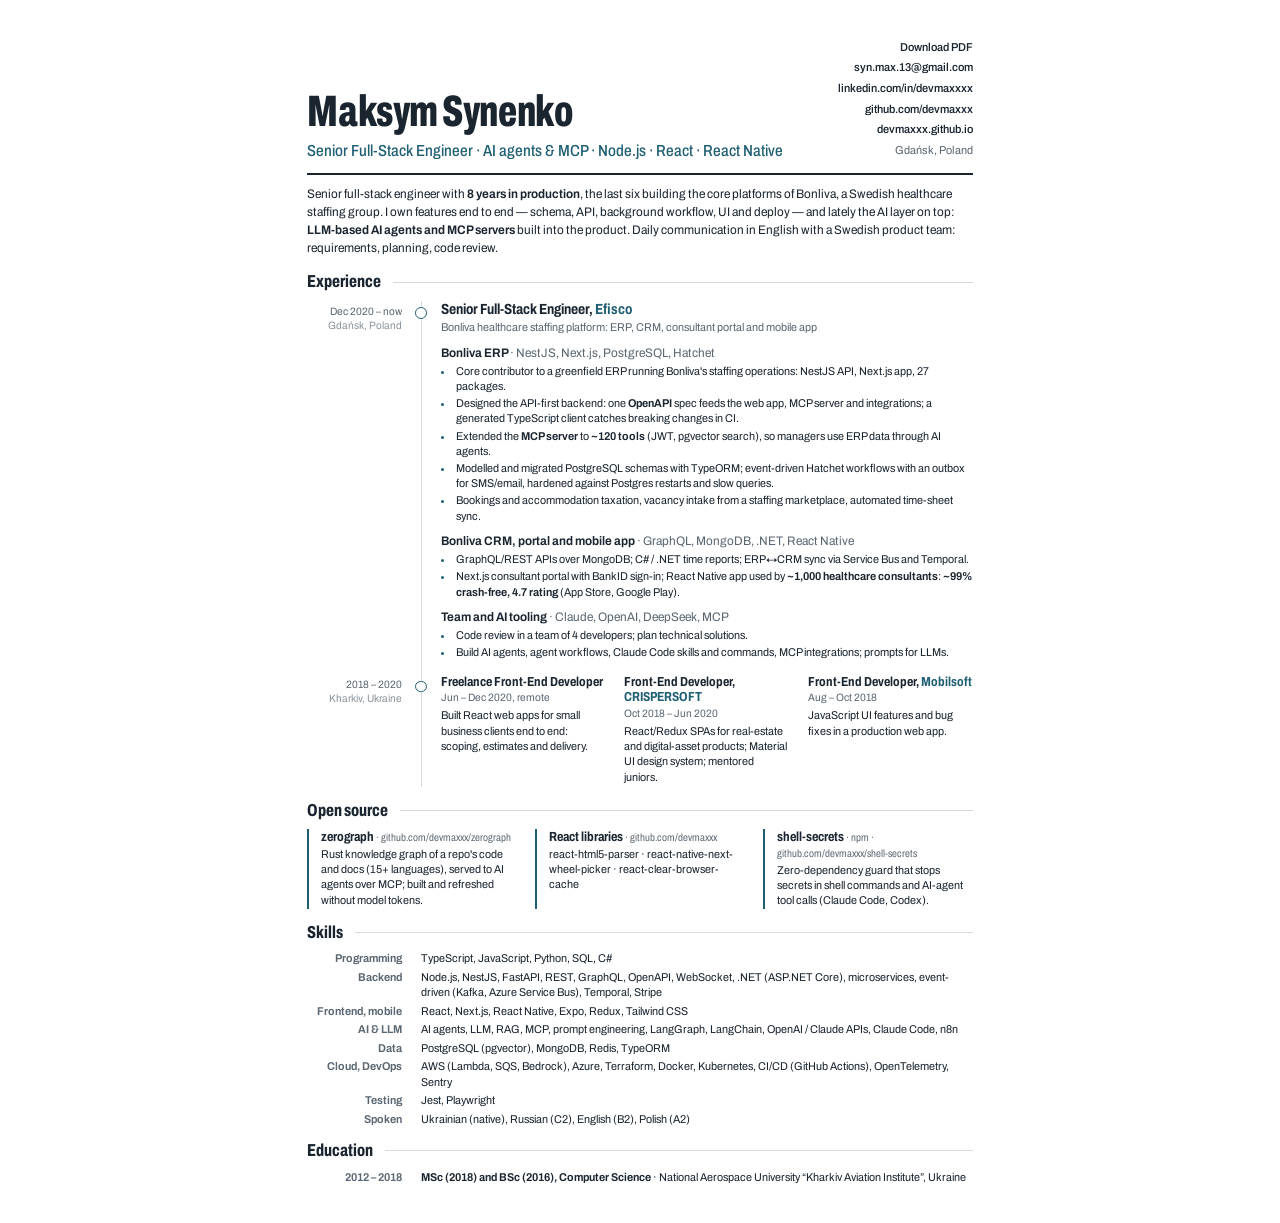
<file: cv/index.html>
<!doctype html>
<html lang="en">
<head>
<meta charset="utf-8">
<title>Maksym Synenko — CV</title>
<meta name="viewport" content="width=device-width, initial-scale=1">
<link rel="preconnect" href="https://fonts.googleapis.com">
<link rel="preconnect" href="https://fonts.gstatic.com" crossorigin>
<link href="https://fonts.googleapis.com/css2?family=Archivo:wdth,wght@62..125,400..800&display=swap" rel="stylesheet">
<style>
  :root {
    --ink: #1a2530;
    --slate: #5a6772;
    --mist: #8a959e;
    --rule: #d5dce1;
    --petrol: #1f5f74;
    --petrol-soft: #e8f1f4;
    --paper: #ffffff;
  }
  @page { size: A4; margin: 5mm 12mm; }
  * { box-sizing: border-box; }
  html, body { margin: 0; background: var(--paper); color: var(--ink); }
  body {
    font-family: "Archivo", "Helvetica Neue", Arial, sans-serif;
    font-variation-settings: "wdth" 94;
    font-size: 8.5pt;
    line-height: 1.34;
    -webkit-print-color-adjust: exact;
    print-color-adjust: exact;
  }
  .page { max-width: 184mm; margin: 0 auto; padding-block: 10mm; padding-inline: 4mm; }
  @media print { .page { padding: 0; max-width: none; } }
  a { color: inherit; text-decoration: none; }
  h1, h2, h3, h4, p { margin: 0; }

  header { display: grid; grid-template-columns: 1fr auto; align-items: end; gap: 3mm 8mm;
           padding-bottom: 3mm; border-bottom: 2.5px solid var(--ink); }
  h1 { font-size: 33pt; font-weight: 800; line-height: 0.9; letter-spacing: -0.01em;
       font-variation-settings: "wdth" 66; }
  .role { margin-top: 2.2mm; font-size: 12pt; font-weight: 500; color: var(--petrol);
          font-variation-settings: "wdth" 82; }
  .contact { list-style: none; margin: 0; padding: 0; text-align: right; font-size: 8.6pt;
             line-height: 1.62; color: var(--slate); }
  .contact a { color: var(--ink); font-weight: 550; }

  .pitch { margin-top: 3mm; font-size: 9.3pt; line-height: 1.45; max-width: 172mm; }
  .pitch strong { font-weight: 650; }

  section { margin-top: 3.2mm; }
  h2 { display: flex; align-items: center; gap: 3mm; font-size: 13pt; font-weight: 750;
       font-variation-settings: "wdth" 72; margin-bottom: 2mm; break-after: avoid; }
  h2::after { content: ""; flex: 1; height: 1px; background: var(--rule); }

  /* timeline rail: experience is a real chronology */
  .job { display: grid; grid-template-columns: 25mm 1fr; gap: 0 5mm; }
  .when { font-size: 8pt; color: var(--slate); text-align: right; padding-top: 0.9mm; line-height: 1.35; }
  .when span { display: block; color: var(--mist); }
  .body { position: relative; padding-left: 5mm; padding-bottom: 3.2mm; border-left: 1.5px solid var(--rule); }
  .job:last-child .body { padding-bottom: 0.5mm; }
  .body::before { content: ""; position: absolute; left: -1.75mm; top: 1.6mm; width: 2.6mm; height: 2.6mm;
                  border-radius: 50%; background: var(--paper); border: 1.8px solid var(--petrol); }
  h3 { font-size: 11pt; font-weight: 700; line-height: 1.2; font-variation-settings: "wdth" 80; }
  h3 .org { color: var(--petrol); }
  .sub { margin-top: 0.4mm; color: var(--slate); }

  .track { margin-top: 2.4mm; }
  .track h4 { margin-bottom: 0.7mm; font-size: 9.3pt; font-weight: 650; }
  .track h4 span { font-weight: 400; color: var(--slate); }
  ul { margin: 0; padding-left: 3.4mm; }
  li { margin: 0 0 0.55mm; padding-left: 0.6mm; }
  li::marker { color: var(--petrol); }
  .k { font-weight: 650; }

  .earlier { display: grid; grid-template-columns: repeat(3, 1fr); gap: 5mm; }
  .earlier h3 { font-size: 9.8pt; }
  .earlier .dates { color: var(--slate); font-size: 8pt; margin: 0.2mm 0 0.8mm; }

  .ai { display: grid; grid-template-columns: 1fr 1fr 1fr; gap: 3.2mm 5mm; }
  .ai > div { padding-left: 3mm; border-left: 2px solid var(--petrol); break-inside: avoid; }
  .ai h3 { font-size: 9.9pt; margin-bottom: 0.5mm; }
  .ai h3 .stack { font-size: 7.9pt; font-weight: 400; color: var(--slate); }

  .skills { display: grid; grid-template-columns: 25mm 1fr; gap: 0.9mm 5mm; margin: 0; }
  .skills dt { font-weight: 650; text-align: right; color: var(--slate); }
  .skills dd { margin: 0; }

  @media screen and (max-width: 640px) {
    header, .job, .earlier, .ai, .skills { grid-template-columns: 1fr; }
    .contact, .when, .skills dt { text-align: left; }
    .when { padding-bottom: 1mm; }
    h1 { font-size: 30pt; }
  }
  @media print { .pdf { display: none; } }
</style>
</head>
<body>
<div class="page">

<header>
  <div>
    <h1>Maksym Synenko</h1>
    <p class="role">Senior Full-Stack Engineer · AI agents &amp; MCP · Node.js · React · React Native</p>
  </div>
  <ul class="contact">
    <li class="pdf"><a href="maksym-synenko-cv.pdf" download>Download PDF</a></li>
    <li><a href="mailto:syn.max.13@gmail.com">syn.max.13@gmail.com</a></li>
    <li><a href="https://www.linkedin.com/in/devmaxxxx">linkedin.com/in/devmaxxxx</a></li>
    <li><a href="https://github.com/devmaxxx">github.com/devmaxxx</a></li>
    <li><a href="https://devmaxxx.github.io/cv/">devmaxxx.github.io</a></li>
    <li>Gdańsk, Poland</li>
  </ul>
</header>

<p class="pitch">
  Senior full-stack engineer with <strong>8 years in production</strong>, the last six building the core platforms of
  Bonliva, a Swedish healthcare staffing group. I own features end to end &mdash; schema, API, background workflow, UI and
  deploy &mdash; and lately the AI layer on top: <strong>LLM-based AI agents and MCP servers</strong> built into the product.
  Daily communication in English with a Swedish product team: requirements, planning, code review.
</p>

<section>
  <h2>Experience</h2>

  <div class="job">
    <div class="when">Dec 2020 – now<span>Gdańsk, Poland</span></div>
    <div class="body">
      <h3>Senior Full-Stack Engineer, <span class="org">Efisco</span></h3>
      <p class="sub">Bonliva healthcare staffing platform: ERP, CRM, consultant portal and mobile app</p>

      <div class="track">
        <h4>Bonliva ERP <span>· NestJS, Next.js, PostgreSQL, Hatchet</span></h4>
        <ul>
          <li>Core contributor to a greenfield ERP running Bonliva's staffing operations: NestJS API, Next.js app, 27 packages.</li>
          <li>Designed the API-first backend: one <span class="k">OpenAPI</span> spec feeds the web app, MCP server and integrations; a generated TypeScript client catches breaking changes in CI.</li>
          <li>Extended the <span class="k">MCP server</span> to <span class="k">~120 tools</span> (JWT, pgvector search), so managers use ERP data through AI agents.</li>
          <li>Modelled and migrated PostgreSQL schemas with TypeORM; event-driven Hatchet workflows with an outbox for SMS/email, hardened against Postgres restarts and slow queries.</li>
          <li>Bookings and accommodation taxation, vacancy intake from a staffing marketplace, automated time-sheet sync.</li>
        </ul>
      </div>

      <div class="track">
        <h4>Bonliva CRM, portal and mobile app <span>· GraphQL, MongoDB, .NET, React Native</span></h4>
        <ul>
          <li>GraphQL/REST APIs over MongoDB; C# / .NET time reports; ERP↔CRM sync via Service Bus and Temporal.</li>
          <li>Next.js consultant portal with BankID sign-in; React Native app used by <span class="k">~1,000 healthcare consultants</span>: <span class="k">~99% crash-free, 4.7 rating</span> (<a href="https://apps.apple.com/se/app/bonliva-konsultportal/id1466738919">App Store</a>, <a href="https://play.google.com/store/apps/details?id=org.bonliva.app">Google Play</a>).</li>
        </ul>
      </div>

      <div class="track">
        <h4>Team and AI tooling <span>· Claude, OpenAI, DeepSeek, MCP</span></h4>
        <ul>
          <li>Code review in a team of 4 developers; plan technical solutions.</li>
          <li>Build AI agents, agent workflows, Claude Code skills and commands, MCP integrations; prompts for LLMs.</li>
        </ul>
      </div>
    </div>
  </div>

  <div class="job">
    <div class="when">2018 – 2020<span>Kharkiv, Ukraine</span></div>
    <div class="body">
      <div class="earlier">
        <div>
          <h3>Freelance Front-End Developer</h3>
          <p class="dates">Jun – Dec 2020, remote</p>
          <p>Built React web apps for small business clients end to end: scoping, estimates and delivery.</p>
        </div>
        <div>
          <h3>Front-End Developer, <span class="org">CRISPERSOFT</span></h3>
          <p class="dates">Oct 2018 – Jun 2020</p>
          <p>React/Redux SPAs for real-estate and digital-asset products; Material UI design system; mentored juniors.</p>
        </div>
        <div>
          <h3>Front-End Developer, <span class="org">Mobilsoft</span></h3>
          <p class="dates">Aug – Oct 2018</p>
          <p>JavaScript UI features and bug fixes in a production web app.</p>
        </div>
      </div>
    </div>
  </div>
</section>

<section>
  <h2>Open source</h2>
  <div class="ai">
    <div>
      <h3><a href="https://github.com/devmaxxx/zerograph">zerograph</a> <span class="stack">· github.com/devmaxxx/zerograph</span></h3>
      <p>Rust knowledge graph of a repo's code and docs (15+ languages), served to AI agents over MCP; built and refreshed without model tokens.</p>
    </div>
    <div>
      <h3>React libraries <span class="stack">· github.com/devmaxxx</span></h3>
      <p>react-html5-parser &middot; react-native-next-wheel-picker &middot; react-clear-browser-cache</p>
    </div>
    <div>
      <h3><a href="https://github.com/devmaxxx/shell-secrets">shell-secrets</a> <span class="stack">· npm · github.com/devmaxxx/shell-secrets</span></h3>
      <p>Zero-dependency guard that stops secrets in shell commands and AI-agent tool calls (Claude Code, Codex).</p>
    </div>
  </div>
</section>

<section>
  <h2>Skills</h2>
  <dl class="skills">
    <dt>Programming</dt><dd>TypeScript, JavaScript, Python, SQL, C#</dd>
    <dt>Backend</dt><dd>Node.js, NestJS, FastAPI, REST, GraphQL, OpenAPI, WebSocket, .NET (ASP.NET Core), microservices, event-driven (Kafka, Azure Service Bus), Temporal, Stripe</dd>
    <dt>Frontend, mobile</dt><dd>React, Next.js, React Native, Expo, Redux, Tailwind CSS</dd>
    <dt>AI &amp; LLM</dt><dd>AI agents, LLM, RAG, MCP, prompt engineering, LangGraph, LangChain, OpenAI / Claude APIs, Claude Code, n8n</dd>
    <dt>Data</dt><dd>PostgreSQL (pgvector), MongoDB, Redis, TypeORM</dd>
    <dt>Cloud, DevOps</dt><dd>AWS (Lambda, SQS, Bedrock), Azure, Terraform, Docker, Kubernetes, CI/CD (GitHub Actions), OpenTelemetry, Sentry</dd>
    <dt>Testing</dt><dd>Jest, Playwright</dd>
    <dt>Spoken</dt><dd>Ukrainian (native), Russian (C2), English (B2), Polish (A2)</dd>
  </dl>
</section>

<section>
  <h2>Education</h2>
  <dl class="skills">
    <dt>2012 – 2018</dt><dd><span class="k">MSc (2018) and BSc (2016), Computer Science</span> · National Aerospace University “Kharkiv Aviation Institute”, Ukraine</dd>
  </dl>
</section>

</div>
</body>
</html>
</file>
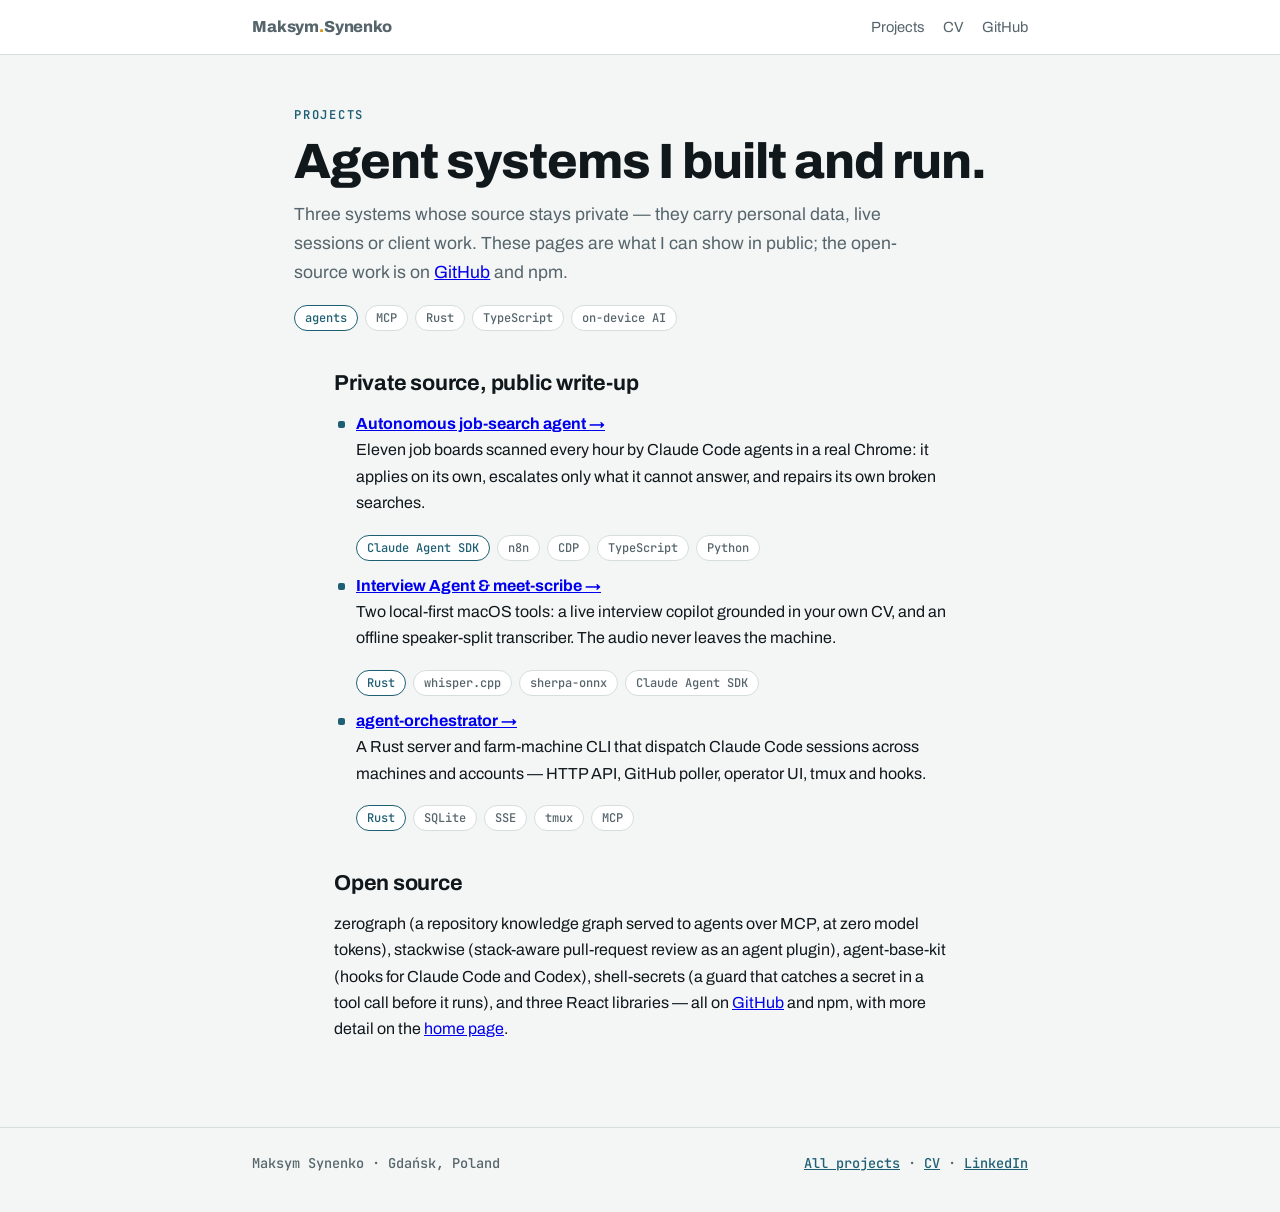
<file: projects/index.html>
<!doctype html>
<html lang="en">
  <head>
    <meta charset="utf-8" />
    <meta name="viewport" content="width=device-width, initial-scale=1" />
    <title>Projects — Maksym Synenko</title>
    <meta name="description" content="Agent systems built by Maksym Synenko: an autonomous job-search agent, on-device meeting AI, and a cross-machine dispatcher for coding agents." />
    <meta property="og:title" content="Projects — Maksym Synenko" />
    <meta property="og:description" content="Agent systems built by Maksym Synenko: an autonomous job-search agent, on-device meeting AI, and a cross-machine dispatcher for coding agents." />
    <meta property="og:url" content="https://devmaxxx.github.io/projects/" />
    <meta property="og:type" content="article" />
    <link rel="icon" href="data:image/svg+xml,%3Csvg xmlns='http://www.w3.org/2000/svg' viewBox='0 0 64 64'%3E%3Crect width='64' height='64' rx='14' fill='%231f5f74'/%3E%3Ctext x='32' y='43' font-family='Arial' font-weight='800' font-size='28' text-anchor='middle' fill='%23f6c453'%3EMS%3C/text%3E%3C/svg%3E" />
    <link rel="preconnect" href="https://fonts.googleapis.com" />
    <link rel="preconnect" href="https://fonts.gstatic.com" crossorigin />
    <link rel="stylesheet" href="https://fonts.googleapis.com/css2?family=Archivo:wdth,wght@62..125,400..900&family=JetBrains+Mono:wght@400;500;600&display=swap" />
    <style>
:root {
  color-scheme: light;
  --bg: #f4f6f5; --surface: #ffffff; --fg: #10181c; --muted: #56656c;
  --line: #d5dedd; --accent: #1f5f74; --accent-2: #d9940b;
  --display: 'Archivo', 'Helvetica Neue', Arial, sans-serif;
  --mono: 'JetBrains Mono', ui-monospace, 'SF Mono', Menlo, monospace;
  --radius: 14px;
}
@media (prefers-color-scheme: dark) {
  :root { color-scheme: dark; --bg: #0b1114; --surface: #121d22; --fg: #e8eef0;
    --muted: #93a6ad; --line: #22323a; --accent: #6cc3d9; --accent-2: #f6c453; }
}
* { box-sizing: border-box; }
body { margin: 0; background: var(--bg); color: var(--fg);
  font: 400 16px/1.65 var(--display); -webkit-font-smoothing: antialiased; }
.wrap { max-width: 820px; margin: 0 auto; padding-inline: 22px; }
.nav { border-bottom: 1px solid var(--line); background: var(--surface); }
.nav .wrap { display: flex; justify-content: space-between; align-items: center; gap: 16px; padding-block: 14px; }
.mark { font-weight: 800; letter-spacing: -0.01em; text-decoration: none; color: var(--fg); }
.mark span { color: var(--accent-2); }
.nav ul { list-style: none; display: flex; gap: 18px; margin: 0; padding: 0; font-size: 0.92rem; }
.nav a { color: var(--muted); text-decoration: none; }
.nav a:hover, .mark:hover { color: var(--accent); }
main { padding-block: 54px 72px; display: grid; gap: 40px; }
.kicker { font: 600 0.76rem/1 var(--mono); text-transform: uppercase; letter-spacing: 0.14em;
  color: var(--accent); margin: 0 0 14px; }
h1 { margin: 0 0 14px; font: 800 clamp(2.1rem, 6.4vw, 3.1rem)/1.02 var(--display);
  letter-spacing: -0.02em; text-wrap: balance; }
.lede { margin: 0; font-size: 1.1rem; color: var(--muted); max-width: 64ch; }
.meta { display: flex; flex-wrap: wrap; gap: 7px; margin-top: 18px; }
.tag { font: 500 0.75rem/1.5 var(--mono); color: var(--muted); background: var(--surface);
  border: 1px solid var(--line); border-radius: 999px; padding: 3px 10px; }
.tag.lang { color: var(--accent); border-color: var(--accent); }
h2 { margin: 0 0 14px; font: 700 1.35rem/1.2 var(--display); letter-spacing: -0.01em; }
section { display: grid; }
p { margin: 0 0 12px; max-width: 68ch; }
ul.points { margin: 0; padding: 0; list-style: none; display: grid; gap: 12px; }
ul.points li { position: relative; padding-left: 22px; max-width: 68ch; }
ul.points li::before { content: ''; position: absolute; left: 4px; top: 10px;
  width: 7px; height: 7px; border-radius: 2px; background: var(--accent); }
ul.points b { font-weight: 700; }
.card { background: var(--surface); border: 1px solid var(--line); border-radius: var(--radius);
  padding: 20px 22px; }
.term { font: 500 0.84rem/1.75 var(--mono); background: var(--surface); color: var(--fg);
  border: 1px solid var(--line); border-radius: var(--radius); padding: 18px 20px;
  overflow-x: auto; white-space: pre; margin: 0; }
.term .p { color: var(--accent); } .term .c { color: var(--muted); }
.note { font-size: 0.93rem; color: var(--muted); }
footer { border-top: 1px solid var(--line); padding-block: 26px 40px; }
footer .wrap { display: flex; flex-wrap: wrap; gap: 8px 20px; justify-content: space-between;
  font: 500 0.85rem var(--mono); color: var(--muted); }
footer a { color: var(--accent); }
</style>
  </head>
  <body>
    <nav class="nav" aria-label="Main">
      <div class="wrap">
        <a class="mark" href="/">Maksym<span>.</span>Synenko</a>
        <ul>
          <li><a href="/projects/">Projects</a></li>
          <li><a href="/cv/">CV</a></li>
          <li><a href="https://github.com/devmaxxx">GitHub</a></li>
        </ul>
      </div>
    </nav>
    <main>
      <header class="wrap">
        <p class="kicker">Projects</p>
        <h1>Agent systems I built and run.</h1>
        <p class="lede">Three systems whose source stays private — they carry personal data, live sessions or client work. These pages are what I can show in public; the open-source work is on <a href="https://github.com/devmaxxx">GitHub</a> and npm.</p>
        <div class="meta"><span class="tag lang">agents</span><span class="tag">MCP</span><span class="tag">Rust</span><span class="tag">TypeScript</span><span class="tag">on-device AI</span></div>
      </header>
      <section class="wrap">
        <h2>Private source, public write-up</h2>
        <ul class="points">
          <li><b><a href="/projects/job-scout/">Autonomous job-search agent →</a></b><br />Eleven job boards scanned every hour by Claude Code agents in a real Chrome: it applies on its own, escalates only what it cannot answer, and repairs its own broken searches.<div class="meta"><span class="tag lang">Claude Agent SDK</span><span class="tag">n8n</span><span class="tag">CDP</span><span class="tag">TypeScript</span><span class="tag">Python</span></div></li>
          <li><b><a href="/projects/interview-agent/">Interview Agent &amp; meet-scribe →</a></b><br />Two local-first macOS tools: a live interview copilot grounded in your own CV, and an offline speaker-split transcriber. The audio never leaves the machine.<div class="meta"><span class="tag lang">Rust</span><span class="tag">whisper.cpp</span><span class="tag">sherpa-onnx</span><span class="tag">Claude Agent SDK</span></div></li>
          <li><b><a href="/projects/agent-orchestrator/">agent-orchestrator →</a></b><br />A Rust server and farm-machine CLI that dispatch Claude Code sessions across machines and accounts — HTTP API, GitHub poller, operator UI, tmux and hooks.<div class="meta"><span class="tag lang">Rust</span><span class="tag">SQLite</span><span class="tag">SSE</span><span class="tag">tmux</span><span class="tag">MCP</span></div></li>
        </ul>
      </section>
      <section class="wrap">
        <h2>Open source</h2>
        <p>zerograph (a repository knowledge graph served to agents over MCP, at zero model tokens), stackwise
        (stack-aware pull-request review as an agent plugin), agent-base-kit (hooks for Claude Code and Codex),
        shell-secrets (a guard that catches a secret in a tool call before it runs), and three React libraries —
        all on <a href="https://github.com/devmaxxx">GitHub</a> and npm, with more detail on the
        <a href="/">home page</a>.</p>
      </section>
    </main>
    <footer>
      <div class="wrap">
        <span>Maksym Synenko · Gdańsk, Poland</span>
        <span><a href="/projects/">All projects</a> · <a href="/cv/">CV</a> · <a href="https://www.linkedin.com/in/devmaxxxx/">LinkedIn</a></span>
      </div>
    </footer>
  </body>
</html>
</file>
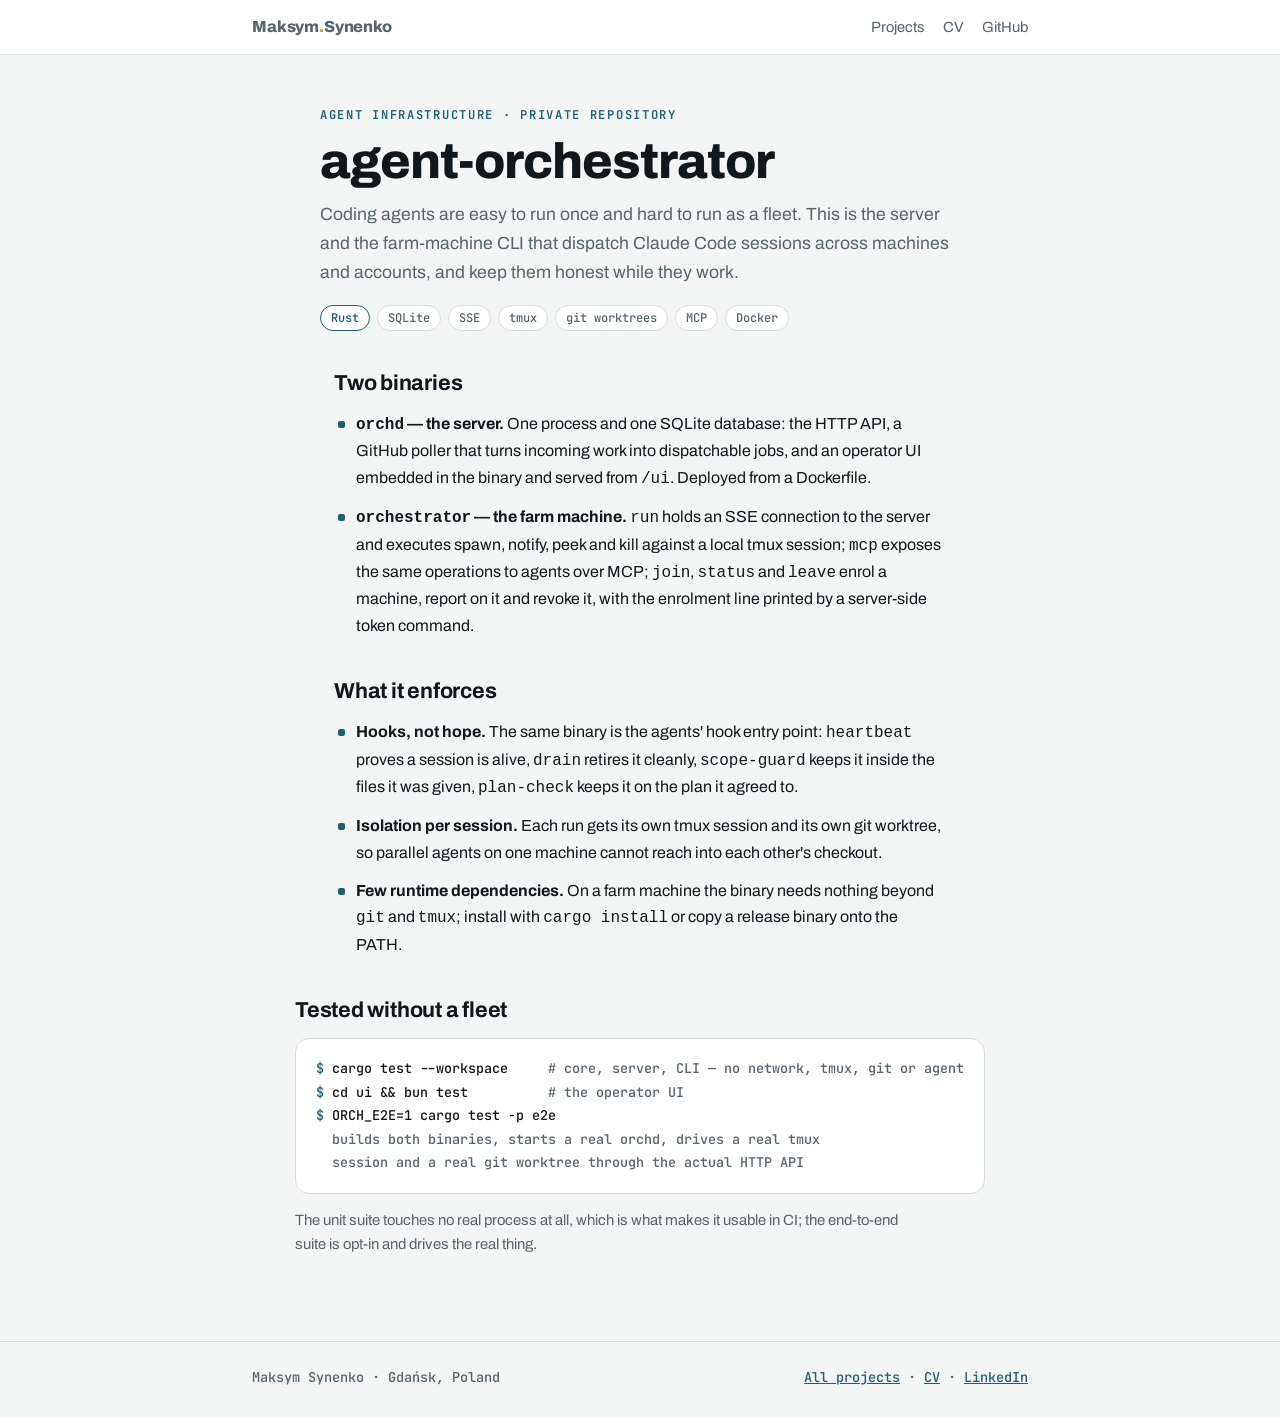
<file: projects/agent-orchestrator/index.html>
<!doctype html>
<html lang="en">
  <head>
    <meta charset="utf-8" />
    <meta name="viewport" content="width=device-width, initial-scale=1" />
    <title>agent-orchestrator — cross-machine dispatcher for coding agents — Maksym Synenko</title>
    <meta name="description" content="A Rust server and farm-machine CLI that run Claude Code sessions across machines and accounts: HTTP API, GitHub poller, embedded operator UI, tmux supervision and agent hooks." />
    <meta property="og:title" content="agent-orchestrator — cross-machine dispatcher for coding agents — Maksym Synenko" />
    <meta property="og:description" content="A Rust server and farm-machine CLI that run Claude Code sessions across machines and accounts: HTTP API, GitHub poller, embedded operator UI, tmux supervision and agent hooks." />
    <meta property="og:url" content="https://devmaxxx.github.io/projects/agent-orchestrator" />
    <meta property="og:type" content="article" />
    <link rel="icon" href="data:image/svg+xml,%3Csvg xmlns='http://www.w3.org/2000/svg' viewBox='0 0 64 64'%3E%3Crect width='64' height='64' rx='14' fill='%231f5f74'/%3E%3Ctext x='32' y='43' font-family='Arial' font-weight='800' font-size='28' text-anchor='middle' fill='%23f6c453'%3EMS%3C/text%3E%3C/svg%3E" />
    <link rel="preconnect" href="https://fonts.googleapis.com" />
    <link rel="preconnect" href="https://fonts.gstatic.com" crossorigin />
    <link rel="stylesheet" href="https://fonts.googleapis.com/css2?family=Archivo:wdth,wght@62..125,400..900&family=JetBrains+Mono:wght@400;500;600&display=swap" />
    <style>
:root {
  color-scheme: light;
  --bg: #f4f6f5; --surface: #ffffff; --fg: #10181c; --muted: #56656c;
  --line: #d5dedd; --accent: #1f5f74; --accent-2: #d9940b;
  --display: 'Archivo', 'Helvetica Neue', Arial, sans-serif;
  --mono: 'JetBrains Mono', ui-monospace, 'SF Mono', Menlo, monospace;
  --radius: 14px;
}
@media (prefers-color-scheme: dark) {
  :root { color-scheme: dark; --bg: #0b1114; --surface: #121d22; --fg: #e8eef0;
    --muted: #93a6ad; --line: #22323a; --accent: #6cc3d9; --accent-2: #f6c453; }
}
* { box-sizing: border-box; }
body { margin: 0; background: var(--bg); color: var(--fg);
  font: 400 16px/1.65 var(--display); -webkit-font-smoothing: antialiased; }
.wrap { max-width: 820px; margin: 0 auto; padding-inline: 22px; }
.nav { border-bottom: 1px solid var(--line); background: var(--surface); }
.nav .wrap { display: flex; justify-content: space-between; align-items: center; gap: 16px; padding-block: 14px; }
.mark { font-weight: 800; letter-spacing: -0.01em; text-decoration: none; color: var(--fg); }
.mark span { color: var(--accent-2); }
.nav ul { list-style: none; display: flex; gap: 18px; margin: 0; padding: 0; font-size: 0.92rem; }
.nav a { color: var(--muted); text-decoration: none; }
.nav a:hover, .mark:hover { color: var(--accent); }
main { padding-block: 54px 72px; display: grid; gap: 40px; }
.kicker { font: 600 0.76rem/1 var(--mono); text-transform: uppercase; letter-spacing: 0.14em;
  color: var(--accent); margin: 0 0 14px; }
h1 { margin: 0 0 14px; font: 800 clamp(2.1rem, 6.4vw, 3.1rem)/1.02 var(--display);
  letter-spacing: -0.02em; text-wrap: balance; }
.lede { margin: 0; font-size: 1.1rem; color: var(--muted); max-width: 64ch; }
.meta { display: flex; flex-wrap: wrap; gap: 7px; margin-top: 18px; }
.tag { font: 500 0.75rem/1.5 var(--mono); color: var(--muted); background: var(--surface);
  border: 1px solid var(--line); border-radius: 999px; padding: 3px 10px; }
.tag.lang { color: var(--accent); border-color: var(--accent); }
h2 { margin: 0 0 14px; font: 700 1.35rem/1.2 var(--display); letter-spacing: -0.01em; }
section { display: grid; }
p { margin: 0 0 12px; max-width: 68ch; }
ul.points { margin: 0; padding: 0; list-style: none; display: grid; gap: 12px; }
ul.points li { position: relative; padding-left: 22px; max-width: 68ch; }
ul.points li::before { content: ''; position: absolute; left: 4px; top: 10px;
  width: 7px; height: 7px; border-radius: 2px; background: var(--accent); }
ul.points b { font-weight: 700; }
.card { background: var(--surface); border: 1px solid var(--line); border-radius: var(--radius);
  padding: 20px 22px; }
.term { font: 500 0.84rem/1.75 var(--mono); background: var(--surface); color: var(--fg);
  border: 1px solid var(--line); border-radius: var(--radius); padding: 18px 20px;
  overflow-x: auto; white-space: pre; margin: 0; }
.term .p { color: var(--accent); } .term .c { color: var(--muted); }
.note { font-size: 0.93rem; color: var(--muted); }
footer { border-top: 1px solid var(--line); padding-block: 26px 40px; }
footer .wrap { display: flex; flex-wrap: wrap; gap: 8px 20px; justify-content: space-between;
  font: 500 0.85rem var(--mono); color: var(--muted); }
footer a { color: var(--accent); }
</style>
  </head>
  <body>
    <nav class="nav" aria-label="Main">
      <div class="wrap">
        <a class="mark" href="/">Maksym<span>.</span>Synenko</a>
        <ul>
          <li><a href="/projects/">Projects</a></li>
          <li><a href="/cv/">CV</a></li>
          <li><a href="https://github.com/devmaxxx">GitHub</a></li>
        </ul>
      </div>
    </nav>
    <main>
      <header class="wrap">
        <p class="kicker">Agent infrastructure · private repository</p>
        <h1>agent-orchestrator</h1>
        <p class="lede">Coding agents are easy to run once and hard to run as a fleet. This is the server and the farm-machine CLI that dispatch Claude Code sessions across machines and accounts, and keep them honest while they work.</p>
        <div class="meta"><span class="tag lang">Rust</span><span class="tag">SQLite</span><span class="tag">SSE</span><span class="tag">tmux</span><span class="tag">git worktrees</span><span class="tag">MCP</span><span class="tag">Docker</span></div>
      </header>
      <section class="wrap">
        <h2>Two binaries</h2>
        <ul class="points">
          <li><b><code>orchd</code> — the server.</b> One process and one SQLite database: the HTTP API, a GitHub poller that turns incoming work into dispatchable jobs, and an operator UI embedded in the binary and served from <code>/ui</code>. Deployed from a Dockerfile.</li>
          <li><b><code>orchestrator</code> — the farm machine.</b> <code>run</code> holds an SSE connection to the server and executes spawn, notify, peek and kill against a local tmux session; <code>mcp</code> exposes the same operations to agents over MCP; <code>join</code>, <code>status</code> and <code>leave</code> enrol a machine, report on it and revoke it, with the enrolment line printed by a server-side token command.</li>
        </ul>
      </section>
      <section class="wrap">
        <h2>What it enforces</h2>
        <ul class="points">
          <li><b>Hooks, not hope.</b> The same binary is the agents' hook entry point: <code>heartbeat</code> proves a session is alive, <code>drain</code> retires it cleanly, <code>scope-guard</code> keeps it inside the files it was given, <code>plan-check</code> keeps it on the plan it agreed to.</li>
          <li><b>Isolation per session.</b> Each run gets its own tmux session and its own git worktree, so parallel agents on one machine cannot reach into each other's checkout.</li>
          <li><b>Few runtime dependencies.</b> On a farm machine the binary needs nothing beyond <code>git</code> and <code>tmux</code>; install with <code>cargo install</code> or copy a release binary onto the PATH.</li>
        </ul>
      </section>
      <section class="wrap">
        <h2>Tested without a fleet</h2>
        <pre class="term" aria-label="Test suites">
<span class="p">$</span> cargo test --workspace     <span class="c"># core, server, CLI — no network, tmux, git or agent</span>
<span class="p">$</span> cd ui &amp;&amp; bun test          <span class="c"># the operator UI</span>
<span class="p">$</span> ORCH_E2E=1 cargo test -p e2e
<span class="c">  builds both binaries, starts a real orchd, drives a real tmux</span>
<span class="c">  session and a real git worktree through the actual HTTP API</span></pre>
        <p class="note" style="margin-top: 14px">The unit suite touches no real process at all, which is what makes it usable in CI; the end-to-end suite is opt-in and drives the real thing.</p>
      </section>
    </main>
    <footer>
      <div class="wrap">
        <span>Maksym Synenko · Gdańsk, Poland</span>
        <span><a href="/projects/">All projects</a> · <a href="/cv/">CV</a> · <a href="https://www.linkedin.com/in/devmaxxxx/">LinkedIn</a></span>
      </div>
    </footer>
  </body>
</html>
</file>
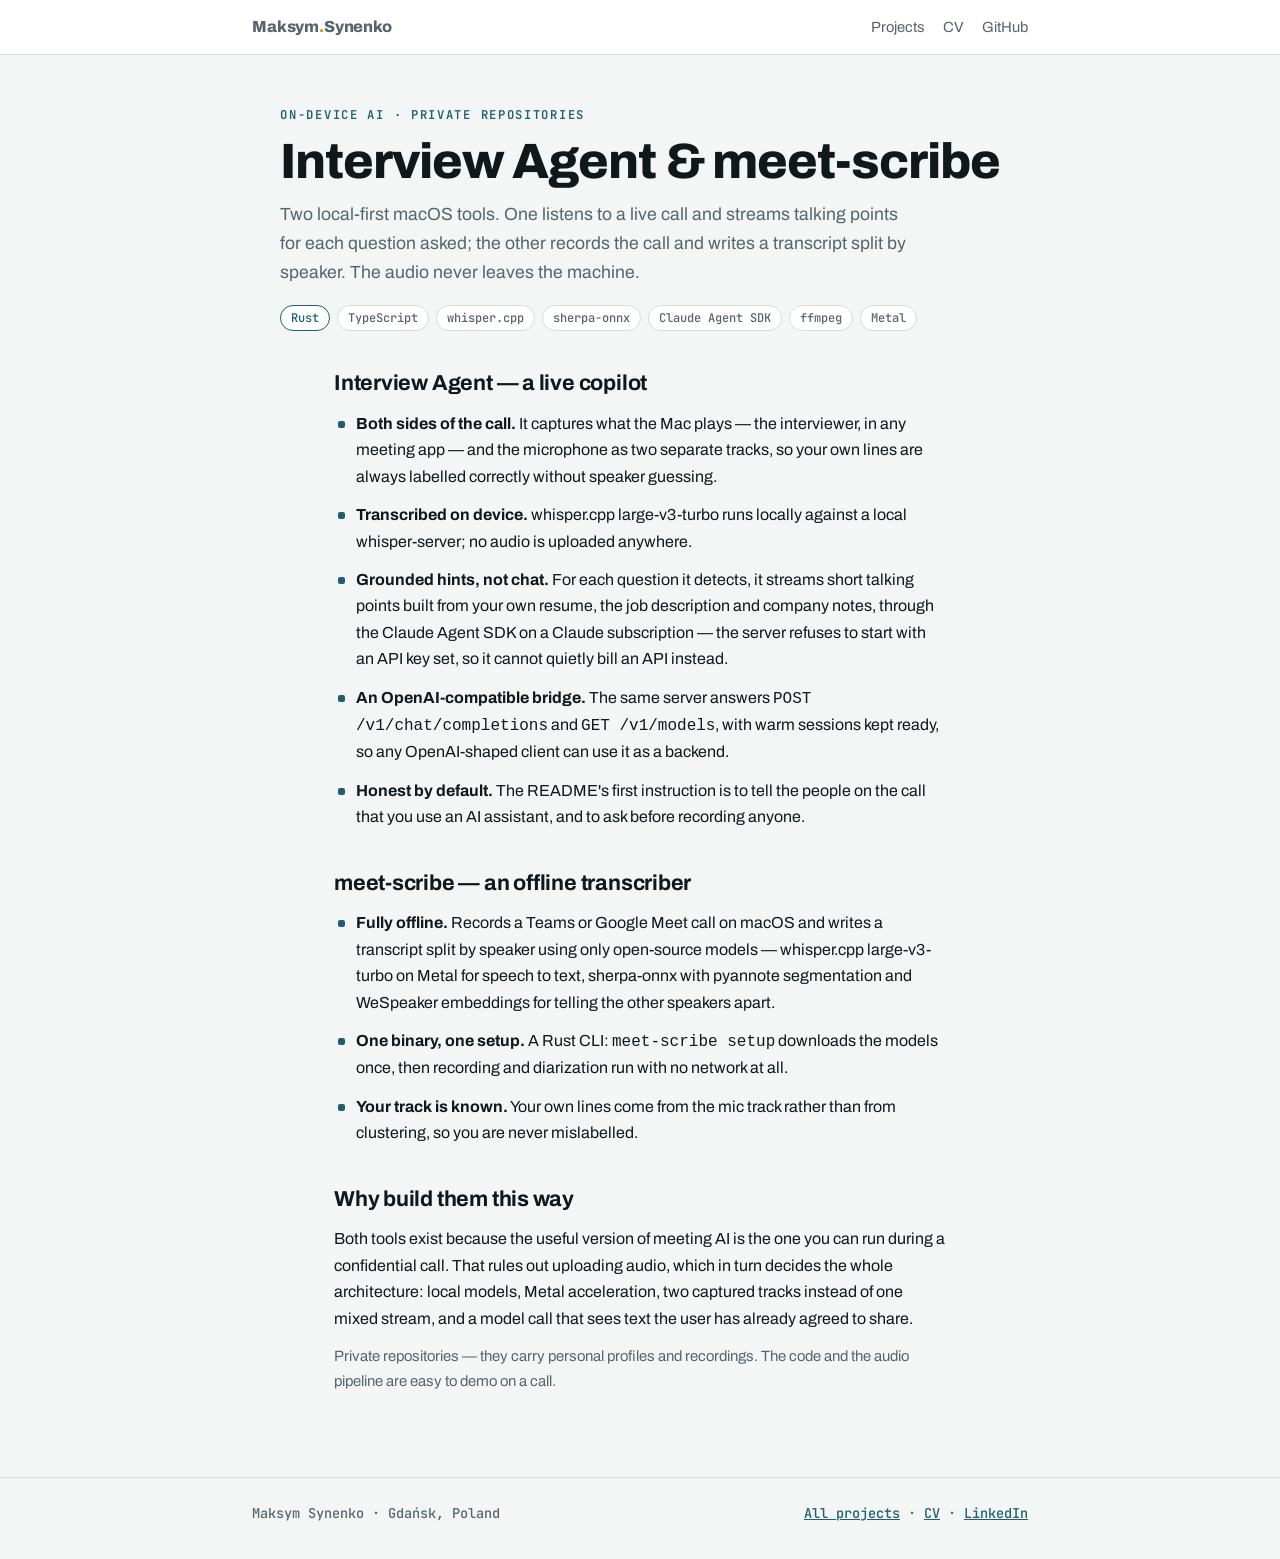
<file: projects/interview-agent/index.html>
<!doctype html>
<html lang="en">
  <head>
    <meta charset="utf-8" />
    <meta name="viewport" content="width=device-width, initial-scale=1" />
    <title>Interview Agent and meet-scribe — on-device meeting AI — Maksym Synenko</title>
    <meta name="description" content="Two local-first macOS tools in Rust and TypeScript: a live interview copilot and an offline speaker-split transcriber. Audio and transcription never leave the machine." />
    <meta property="og:title" content="Interview Agent and meet-scribe — on-device meeting AI — Maksym Synenko" />
    <meta property="og:description" content="Two local-first macOS tools in Rust and TypeScript: a live interview copilot and an offline speaker-split transcriber. Audio and transcription never leave the machine." />
    <meta property="og:url" content="https://devmaxxx.github.io/projects/interview-agent" />
    <meta property="og:type" content="article" />
    <link rel="icon" href="data:image/svg+xml,%3Csvg xmlns='http://www.w3.org/2000/svg' viewBox='0 0 64 64'%3E%3Crect width='64' height='64' rx='14' fill='%231f5f74'/%3E%3Ctext x='32' y='43' font-family='Arial' font-weight='800' font-size='28' text-anchor='middle' fill='%23f6c453'%3EMS%3C/text%3E%3C/svg%3E" />
    <link rel="preconnect" href="https://fonts.googleapis.com" />
    <link rel="preconnect" href="https://fonts.gstatic.com" crossorigin />
    <link rel="stylesheet" href="https://fonts.googleapis.com/css2?family=Archivo:wdth,wght@62..125,400..900&family=JetBrains+Mono:wght@400;500;600&display=swap" />
    <style>
:root {
  color-scheme: light;
  --bg: #f4f6f5; --surface: #ffffff; --fg: #10181c; --muted: #56656c;
  --line: #d5dedd; --accent: #1f5f74; --accent-2: #d9940b;
  --display: 'Archivo', 'Helvetica Neue', Arial, sans-serif;
  --mono: 'JetBrains Mono', ui-monospace, 'SF Mono', Menlo, monospace;
  --radius: 14px;
}
@media (prefers-color-scheme: dark) {
  :root { color-scheme: dark; --bg: #0b1114; --surface: #121d22; --fg: #e8eef0;
    --muted: #93a6ad; --line: #22323a; --accent: #6cc3d9; --accent-2: #f6c453; }
}
* { box-sizing: border-box; }
body { margin: 0; background: var(--bg); color: var(--fg);
  font: 400 16px/1.65 var(--display); -webkit-font-smoothing: antialiased; }
.wrap { max-width: 820px; margin: 0 auto; padding-inline: 22px; }
.nav { border-bottom: 1px solid var(--line); background: var(--surface); }
.nav .wrap { display: flex; justify-content: space-between; align-items: center; gap: 16px; padding-block: 14px; }
.mark { font-weight: 800; letter-spacing: -0.01em; text-decoration: none; color: var(--fg); }
.mark span { color: var(--accent-2); }
.nav ul { list-style: none; display: flex; gap: 18px; margin: 0; padding: 0; font-size: 0.92rem; }
.nav a { color: var(--muted); text-decoration: none; }
.nav a:hover, .mark:hover { color: var(--accent); }
main { padding-block: 54px 72px; display: grid; gap: 40px; }
.kicker { font: 600 0.76rem/1 var(--mono); text-transform: uppercase; letter-spacing: 0.14em;
  color: var(--accent); margin: 0 0 14px; }
h1 { margin: 0 0 14px; font: 800 clamp(2.1rem, 6.4vw, 3.1rem)/1.02 var(--display);
  letter-spacing: -0.02em; text-wrap: balance; }
.lede { margin: 0; font-size: 1.1rem; color: var(--muted); max-width: 64ch; }
.meta { display: flex; flex-wrap: wrap; gap: 7px; margin-top: 18px; }
.tag { font: 500 0.75rem/1.5 var(--mono); color: var(--muted); background: var(--surface);
  border: 1px solid var(--line); border-radius: 999px; padding: 3px 10px; }
.tag.lang { color: var(--accent); border-color: var(--accent); }
h2 { margin: 0 0 14px; font: 700 1.35rem/1.2 var(--display); letter-spacing: -0.01em; }
section { display: grid; }
p { margin: 0 0 12px; max-width: 68ch; }
ul.points { margin: 0; padding: 0; list-style: none; display: grid; gap: 12px; }
ul.points li { position: relative; padding-left: 22px; max-width: 68ch; }
ul.points li::before { content: ''; position: absolute; left: 4px; top: 10px;
  width: 7px; height: 7px; border-radius: 2px; background: var(--accent); }
ul.points b { font-weight: 700; }
.card { background: var(--surface); border: 1px solid var(--line); border-radius: var(--radius);
  padding: 20px 22px; }
.term { font: 500 0.84rem/1.75 var(--mono); background: var(--surface); color: var(--fg);
  border: 1px solid var(--line); border-radius: var(--radius); padding: 18px 20px;
  overflow-x: auto; white-space: pre; margin: 0; }
.term .p { color: var(--accent); } .term .c { color: var(--muted); }
.note { font-size: 0.93rem; color: var(--muted); }
footer { border-top: 1px solid var(--line); padding-block: 26px 40px; }
footer .wrap { display: flex; flex-wrap: wrap; gap: 8px 20px; justify-content: space-between;
  font: 500 0.85rem var(--mono); color: var(--muted); }
footer a { color: var(--accent); }
</style>
  </head>
  <body>
    <nav class="nav" aria-label="Main">
      <div class="wrap">
        <a class="mark" href="/">Maksym<span>.</span>Synenko</a>
        <ul>
          <li><a href="/projects/">Projects</a></li>
          <li><a href="/cv/">CV</a></li>
          <li><a href="https://github.com/devmaxxx">GitHub</a></li>
        </ul>
      </div>
    </nav>
    <main>
      <header class="wrap">
        <p class="kicker">On-device AI · private repositories</p>
        <h1>Interview Agent &amp; meet-scribe</h1>
        <p class="lede">Two local-first macOS tools. One listens to a live call and streams talking points for each question asked; the other records the call and writes a transcript split by speaker. The audio never leaves the machine.</p>
        <div class="meta"><span class="tag lang">Rust</span><span class="tag">TypeScript</span><span class="tag">whisper.cpp</span><span class="tag">sherpa-onnx</span><span class="tag">Claude Agent SDK</span><span class="tag">ffmpeg</span><span class="tag">Metal</span></div>
      </header>
      <section class="wrap">
        <h2>Interview Agent — a live copilot</h2>
        <ul class="points">
          <li><b>Both sides of the call.</b> It captures what the Mac plays — the interviewer, in any meeting app — and the microphone as two separate tracks, so your own lines are always labelled correctly without speaker guessing.</li>
          <li><b>Transcribed on device.</b> whisper.cpp large-v3-turbo runs locally against a local whisper-server; no audio is uploaded anywhere.</li>
          <li><b>Grounded hints, not chat.</b> For each question it detects, it streams short talking points built from your own resume, the job description and company notes, through the Claude Agent SDK on a Claude subscription — the server refuses to start with an API key set, so it cannot quietly bill an API instead.</li>
          <li><b>An OpenAI-compatible bridge.</b> The same server answers <code>POST /v1/chat/completions</code> and <code>GET /v1/models</code>, with warm sessions kept ready, so any OpenAI-shaped client can use it as a backend.</li>
          <li><b>Honest by default.</b> The README's first instruction is to tell the people on the call that you use an AI assistant, and to ask before recording anyone.</li>
        </ul>
      </section>
      <section class="wrap">
        <h2>meet-scribe — an offline transcriber</h2>
        <ul class="points">
          <li><b>Fully offline.</b> Records a Teams or Google Meet call on macOS and writes a transcript split by speaker using only open-source models — whisper.cpp large-v3-turbo on Metal for speech to text, sherpa-onnx with pyannote segmentation and WeSpeaker embeddings for telling the other speakers apart.</li>
          <li><b>One binary, one setup.</b> A Rust CLI: <code>meet-scribe setup</code> downloads the models once, then recording and diarization run with no network at all.</li>
          <li><b>Your track is known.</b> Your own lines come from the mic track rather than from clustering, so you are never mislabelled.</li>
        </ul>
      </section>
      <section class="wrap">
        <h2>Why build them this way</h2>
        <p>Both tools exist because the useful version of meeting AI is the one you can run during a confidential
        call. That rules out uploading audio, which in turn decides the whole architecture: local models, Metal
        acceleration, two captured tracks instead of one mixed stream, and a model call that sees text the user
        has already agreed to share.</p>
        <p class="note">Private repositories — they carry personal profiles and recordings. The code and the audio pipeline are easy to demo on a call.</p>
      </section>
    </main>
    <footer>
      <div class="wrap">
        <span>Maksym Synenko · Gdańsk, Poland</span>
        <span><a href="/projects/">All projects</a> · <a href="/cv/">CV</a> · <a href="https://www.linkedin.com/in/devmaxxxx/">LinkedIn</a></span>
      </div>
    </footer>
  </body>
</html>
</file>
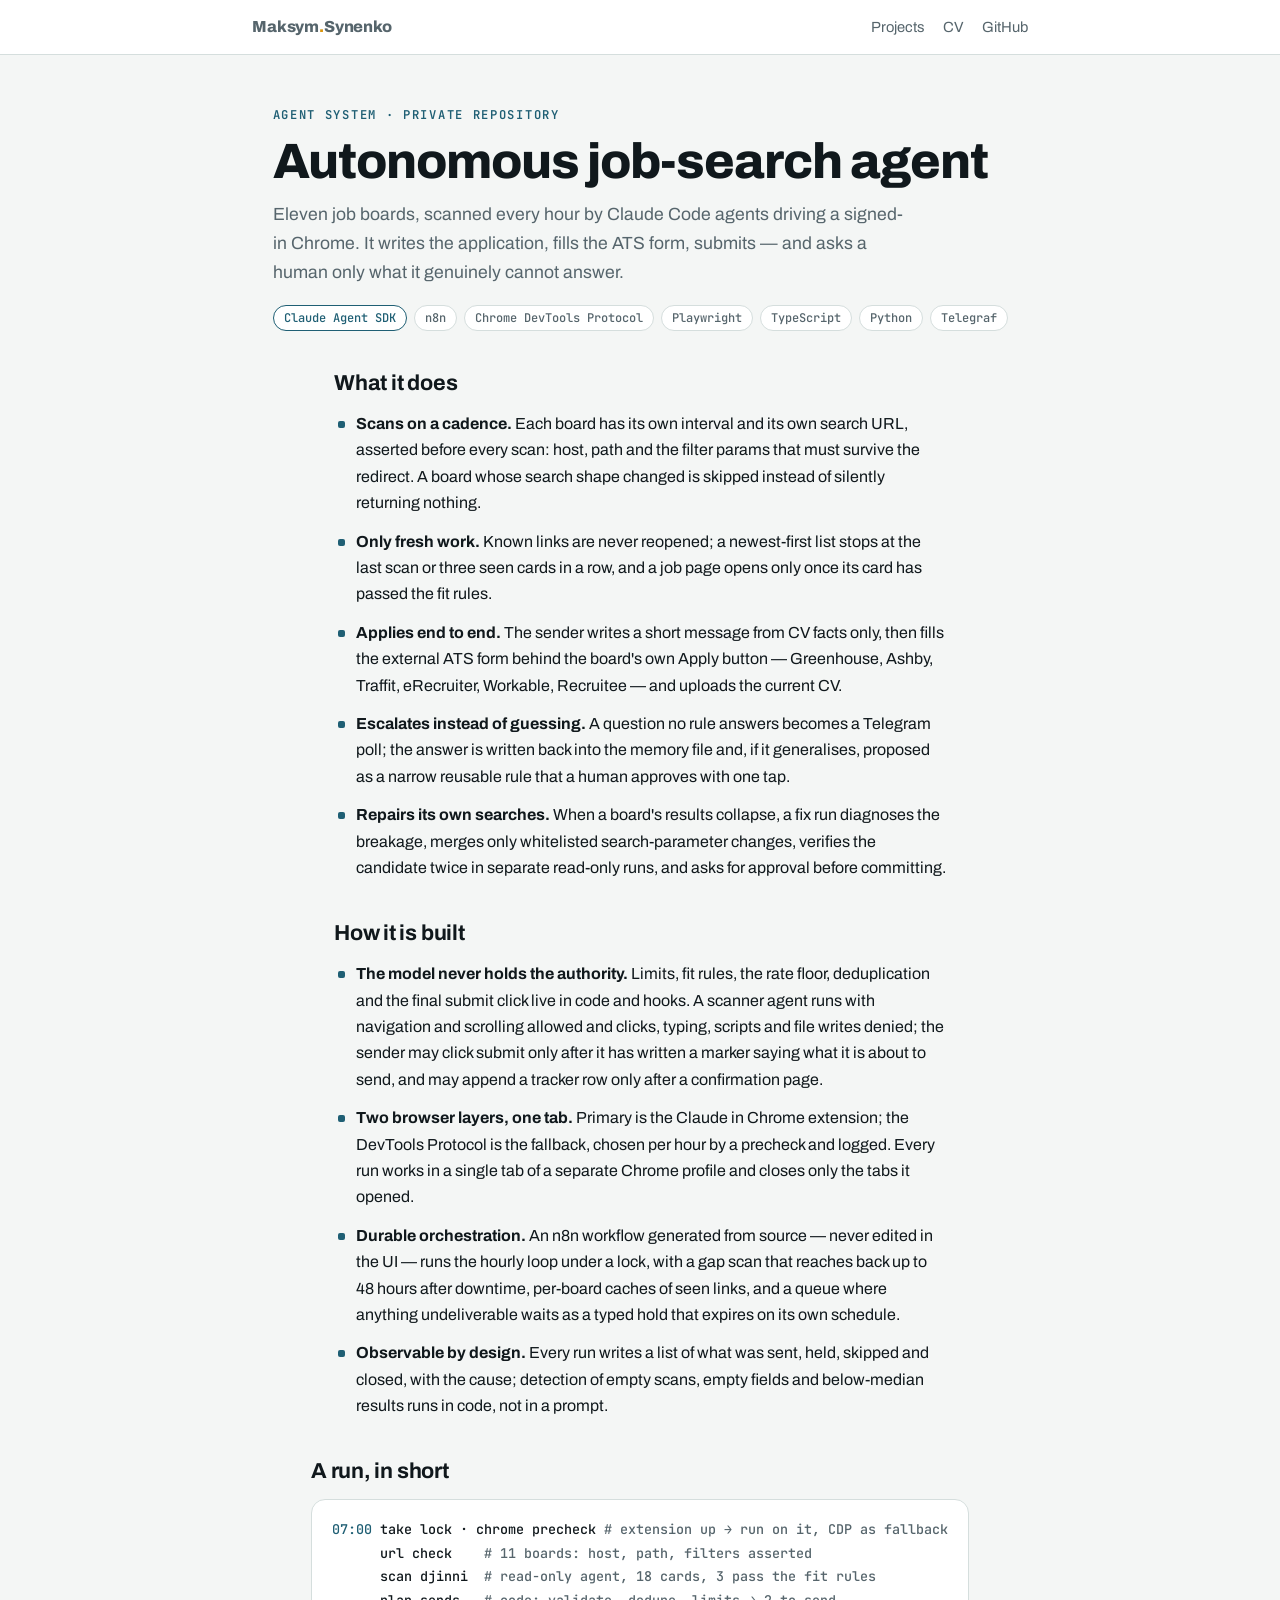
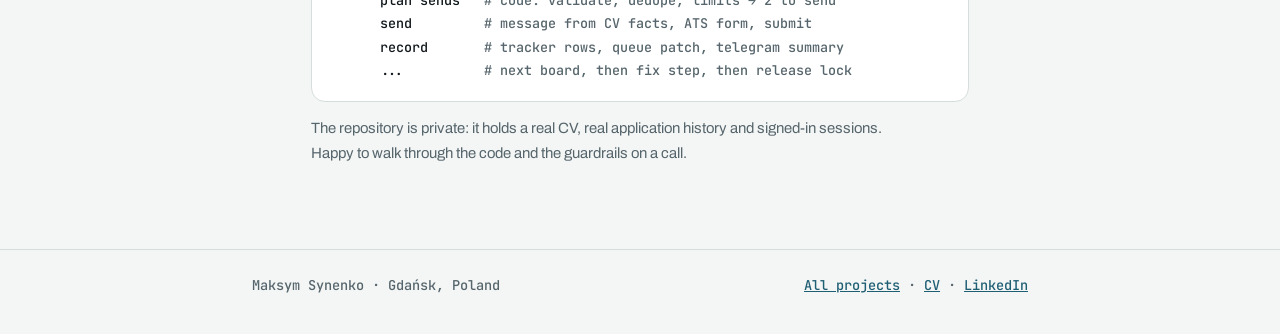
<file: projects/job-scout/index.html>
<!doctype html>
<html lang="en">
  <head>
    <meta charset="utf-8" />
    <meta name="viewport" content="width=device-width, initial-scale=1" />
    <title>Autonomous job-search agent — Maksym Synenko</title>
    <meta name="description" content="An unattended agent pipeline that scouts eleven job boards every hour, applies on its own, asks a human only what it cannot answer, and repairs its own broken searches." />
    <meta property="og:title" content="Autonomous job-search agent — Maksym Synenko" />
    <meta property="og:description" content="An unattended agent pipeline that scouts eleven job boards every hour, applies on its own, asks a human only what it cannot answer, and repairs its own broken searches." />
    <meta property="og:url" content="https://devmaxxx.github.io/projects/job-scout" />
    <meta property="og:type" content="article" />
    <link rel="icon" href="data:image/svg+xml,%3Csvg xmlns='http://www.w3.org/2000/svg' viewBox='0 0 64 64'%3E%3Crect width='64' height='64' rx='14' fill='%231f5f74'/%3E%3Ctext x='32' y='43' font-family='Arial' font-weight='800' font-size='28' text-anchor='middle' fill='%23f6c453'%3EMS%3C/text%3E%3C/svg%3E" />
    <link rel="preconnect" href="https://fonts.googleapis.com" />
    <link rel="preconnect" href="https://fonts.gstatic.com" crossorigin />
    <link rel="stylesheet" href="https://fonts.googleapis.com/css2?family=Archivo:wdth,wght@62..125,400..900&family=JetBrains+Mono:wght@400;500;600&display=swap" />
    <style>
:root {
  color-scheme: light;
  --bg: #f4f6f5; --surface: #ffffff; --fg: #10181c; --muted: #56656c;
  --line: #d5dedd; --accent: #1f5f74; --accent-2: #d9940b;
  --display: 'Archivo', 'Helvetica Neue', Arial, sans-serif;
  --mono: 'JetBrains Mono', ui-monospace, 'SF Mono', Menlo, monospace;
  --radius: 14px;
}
@media (prefers-color-scheme: dark) {
  :root { color-scheme: dark; --bg: #0b1114; --surface: #121d22; --fg: #e8eef0;
    --muted: #93a6ad; --line: #22323a; --accent: #6cc3d9; --accent-2: #f6c453; }
}
* { box-sizing: border-box; }
body { margin: 0; background: var(--bg); color: var(--fg);
  font: 400 16px/1.65 var(--display); -webkit-font-smoothing: antialiased; }
.wrap { max-width: 820px; margin: 0 auto; padding-inline: 22px; }
.nav { border-bottom: 1px solid var(--line); background: var(--surface); }
.nav .wrap { display: flex; justify-content: space-between; align-items: center; gap: 16px; padding-block: 14px; }
.mark { font-weight: 800; letter-spacing: -0.01em; text-decoration: none; color: var(--fg); }
.mark span { color: var(--accent-2); }
.nav ul { list-style: none; display: flex; gap: 18px; margin: 0; padding: 0; font-size: 0.92rem; }
.nav a { color: var(--muted); text-decoration: none; }
.nav a:hover, .mark:hover { color: var(--accent); }
main { padding-block: 54px 72px; display: grid; gap: 40px; }
.kicker { font: 600 0.76rem/1 var(--mono); text-transform: uppercase; letter-spacing: 0.14em;
  color: var(--accent); margin: 0 0 14px; }
h1 { margin: 0 0 14px; font: 800 clamp(2.1rem, 6.4vw, 3.1rem)/1.02 var(--display);
  letter-spacing: -0.02em; text-wrap: balance; }
.lede { margin: 0; font-size: 1.1rem; color: var(--muted); max-width: 64ch; }
.meta { display: flex; flex-wrap: wrap; gap: 7px; margin-top: 18px; }
.tag { font: 500 0.75rem/1.5 var(--mono); color: var(--muted); background: var(--surface);
  border: 1px solid var(--line); border-radius: 999px; padding: 3px 10px; }
.tag.lang { color: var(--accent); border-color: var(--accent); }
h2 { margin: 0 0 14px; font: 700 1.35rem/1.2 var(--display); letter-spacing: -0.01em; }
section { display: grid; }
p { margin: 0 0 12px; max-width: 68ch; }
ul.points { margin: 0; padding: 0; list-style: none; display: grid; gap: 12px; }
ul.points li { position: relative; padding-left: 22px; max-width: 68ch; }
ul.points li::before { content: ''; position: absolute; left: 4px; top: 10px;
  width: 7px; height: 7px; border-radius: 2px; background: var(--accent); }
ul.points b { font-weight: 700; }
.card { background: var(--surface); border: 1px solid var(--line); border-radius: var(--radius);
  padding: 20px 22px; }
.term { font: 500 0.84rem/1.75 var(--mono); background: var(--surface); color: var(--fg);
  border: 1px solid var(--line); border-radius: var(--radius); padding: 18px 20px;
  overflow-x: auto; white-space: pre; margin: 0; }
.term .p { color: var(--accent); } .term .c { color: var(--muted); }
.note { font-size: 0.93rem; color: var(--muted); }
footer { border-top: 1px solid var(--line); padding-block: 26px 40px; }
footer .wrap { display: flex; flex-wrap: wrap; gap: 8px 20px; justify-content: space-between;
  font: 500 0.85rem var(--mono); color: var(--muted); }
footer a { color: var(--accent); }
</style>
  </head>
  <body>
    <nav class="nav" aria-label="Main">
      <div class="wrap">
        <a class="mark" href="/">Maksym<span>.</span>Synenko</a>
        <ul>
          <li><a href="/projects/">Projects</a></li>
          <li><a href="/cv/">CV</a></li>
          <li><a href="https://github.com/devmaxxx">GitHub</a></li>
        </ul>
      </div>
    </nav>
    <main>
      <header class="wrap">
        <p class="kicker">Agent system · private repository</p>
        <h1>Autonomous job-search agent</h1>
        <p class="lede">Eleven job boards, scanned every hour by Claude Code agents driving a signed-in Chrome. It writes the application, fills the ATS form, submits — and asks a human only what it genuinely cannot answer.</p>
        <div class="meta"><span class="tag lang">Claude Agent SDK</span><span class="tag">n8n</span><span class="tag">Chrome DevTools Protocol</span><span class="tag">Playwright</span><span class="tag">TypeScript</span><span class="tag">Python</span><span class="tag">Telegraf</span></div>
      </header>
      <section class="wrap">
        <h2>What it does</h2>
        <ul class="points">
          <li><b>Scans on a cadence.</b> Each board has its own interval and its own search URL, asserted before every scan: host, path and the filter params that must survive the redirect. A board whose search shape changed is skipped instead of silently returning nothing.</li>
          <li><b>Only fresh work.</b> Known links are never reopened; a newest-first list stops at the last scan or three seen cards in a row, and a job page opens only once its card has passed the fit rules.</li>
          <li><b>Applies end to end.</b> The sender writes a short message from CV facts only, then fills the external ATS form behind the board's own Apply button — Greenhouse, Ashby, Traffit, eRecruiter, Workable, Recruitee — and uploads the current CV.</li>
          <li><b>Escalates instead of guessing.</b> A question no rule answers becomes a Telegram poll; the answer is written back into the memory file and, if it generalises, proposed as a narrow reusable rule that a human approves with one tap.</li>
          <li><b>Repairs its own searches.</b> When a board's results collapse, a fix run diagnoses the breakage, merges only whitelisted search-parameter changes, verifies the candidate twice in separate read-only runs, and asks for approval before committing.</li>
        </ul>
      </section>
      <section class="wrap">
        <h2>How it is built</h2>
        <ul class="points">
          <li><b>The model never holds the authority.</b> Limits, fit rules, the rate floor, deduplication and the final submit click live in code and hooks. A scanner agent runs with navigation and scrolling allowed and clicks, typing, scripts and file writes denied; the sender may click submit only after it has written a marker saying what it is about to send, and may append a tracker row only after a confirmation page.</li>
          <li><b>Two browser layers, one tab.</b> Primary is the Claude in Chrome extension; the DevTools Protocol is the fallback, chosen per hour by a precheck and logged. Every run works in a single tab of a separate Chrome profile and closes only the tabs it opened.</li>
          <li><b>Durable orchestration.</b> An n8n workflow generated from source — never edited in the UI — runs the hourly loop under a lock, with a gap scan that reaches back up to 48 hours after downtime, per-board caches of seen links, and a queue where anything undeliverable waits as a typed hold that expires on its own schedule.</li>
          <li><b>Observable by design.</b> Every run writes a list of what was sent, held, skipped and closed, with the cause; detection of empty scans, empty fields and below-median results runs in code, not in a prompt.</li>
        </ul>
      </section>
      <section class="wrap">
        <h2>A run, in short</h2>
        <pre class="term" aria-label="One hourly run">
<span class="p">07:00</span> take lock · chrome precheck <span class="c"># extension up → run on it, CDP as fallback</span>
<span class="p">     </span> url check    <span class="c"># 11 boards: host, path, filters asserted</span>
<span class="p">     </span> scan djinni  <span class="c"># read-only agent, 18 cards, 3 pass the fit rules</span>
<span class="p">     </span> plan sends   <span class="c"># code: validate, dedupe, limits → 2 to send</span>
<span class="p">     </span> send         <span class="c"># message from CV facts, ATS form, submit</span>
<span class="p">     </span> record       <span class="c"># tracker rows, queue patch, telegram summary</span>
<span class="p">     </span> ...          <span class="c"># next board, then fix step, then release lock</span></pre>
        <p class="note" style="margin-top: 14px">The repository is private: it holds a real CV, real application history and signed-in sessions. Happy to walk through the code and the guardrails on a call.</p>
      </section>
    </main>
    <footer>
      <div class="wrap">
        <span>Maksym Synenko · Gdańsk, Poland</span>
        <span><a href="/projects/">All projects</a> · <a href="/cv/">CV</a> · <a href="https://www.linkedin.com/in/devmaxxxx/">LinkedIn</a></span>
      </div>
    </footer>
  </body>
</html>
</file>
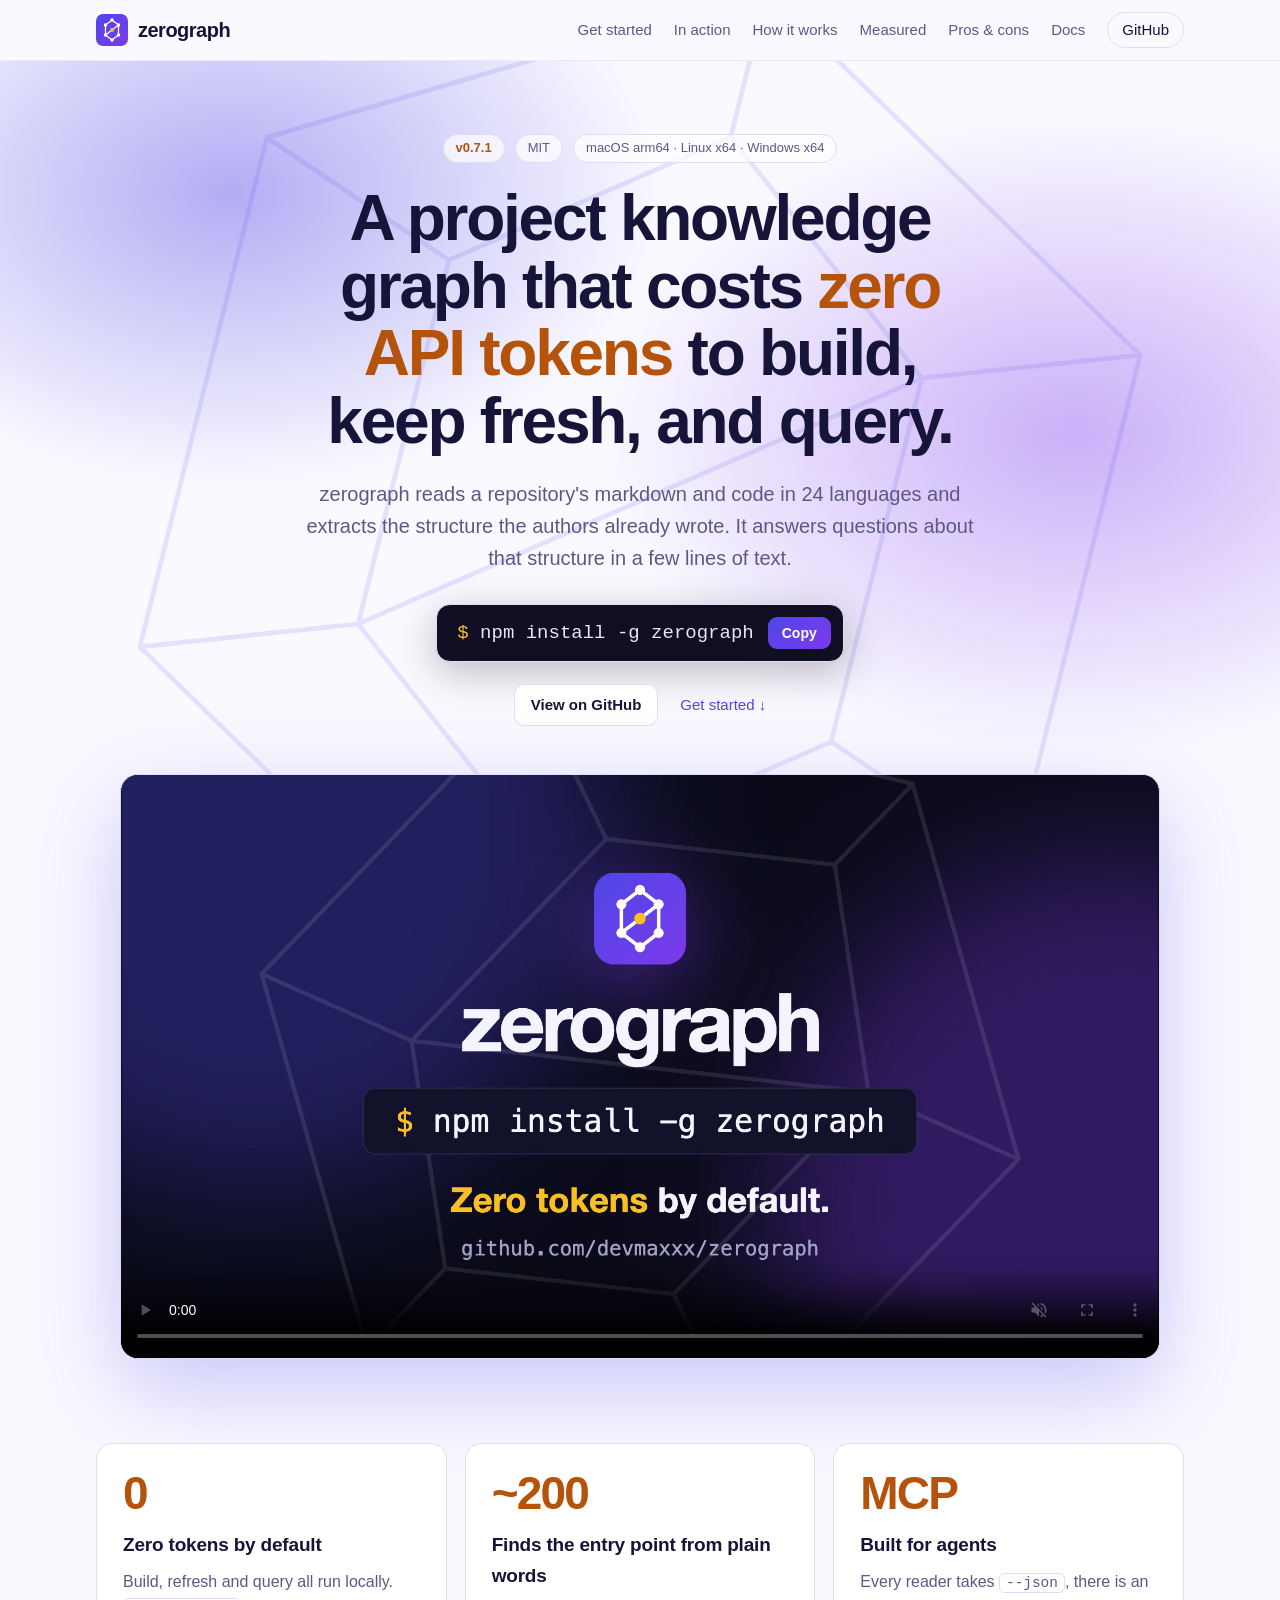
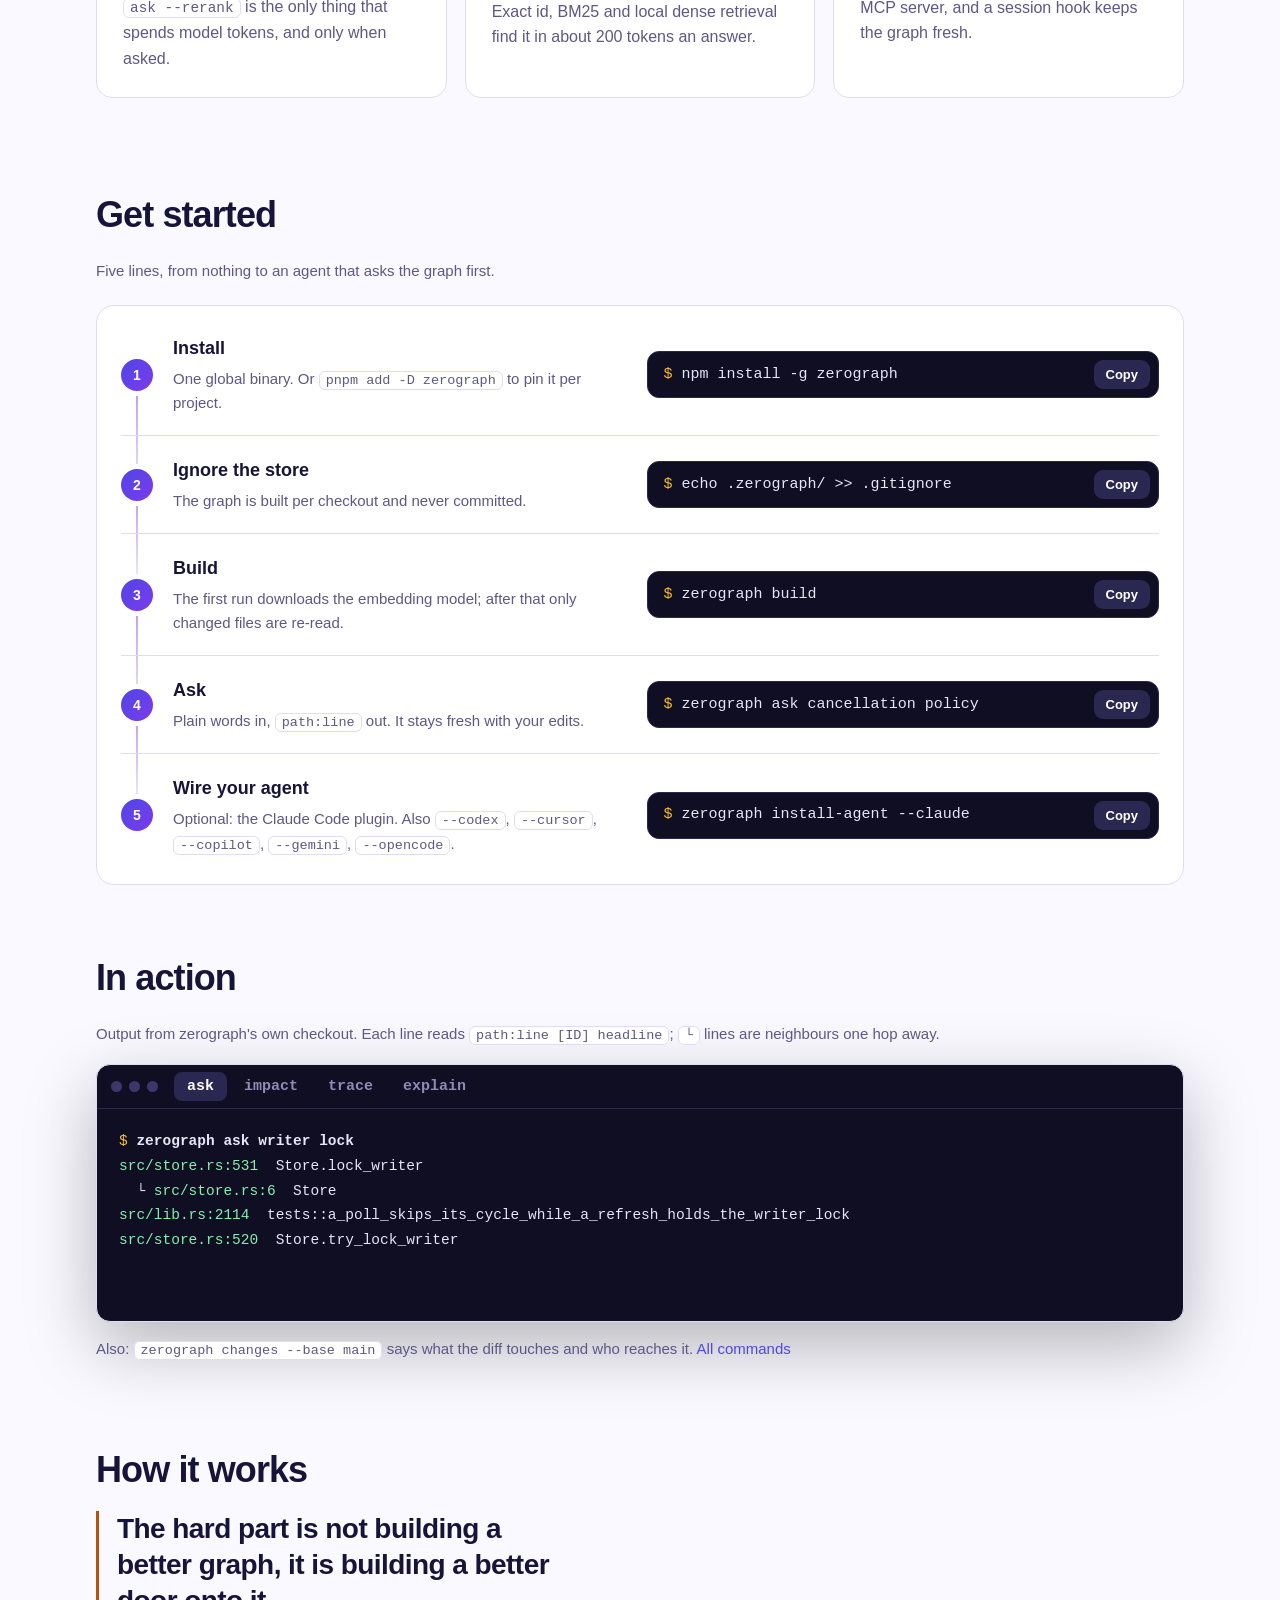
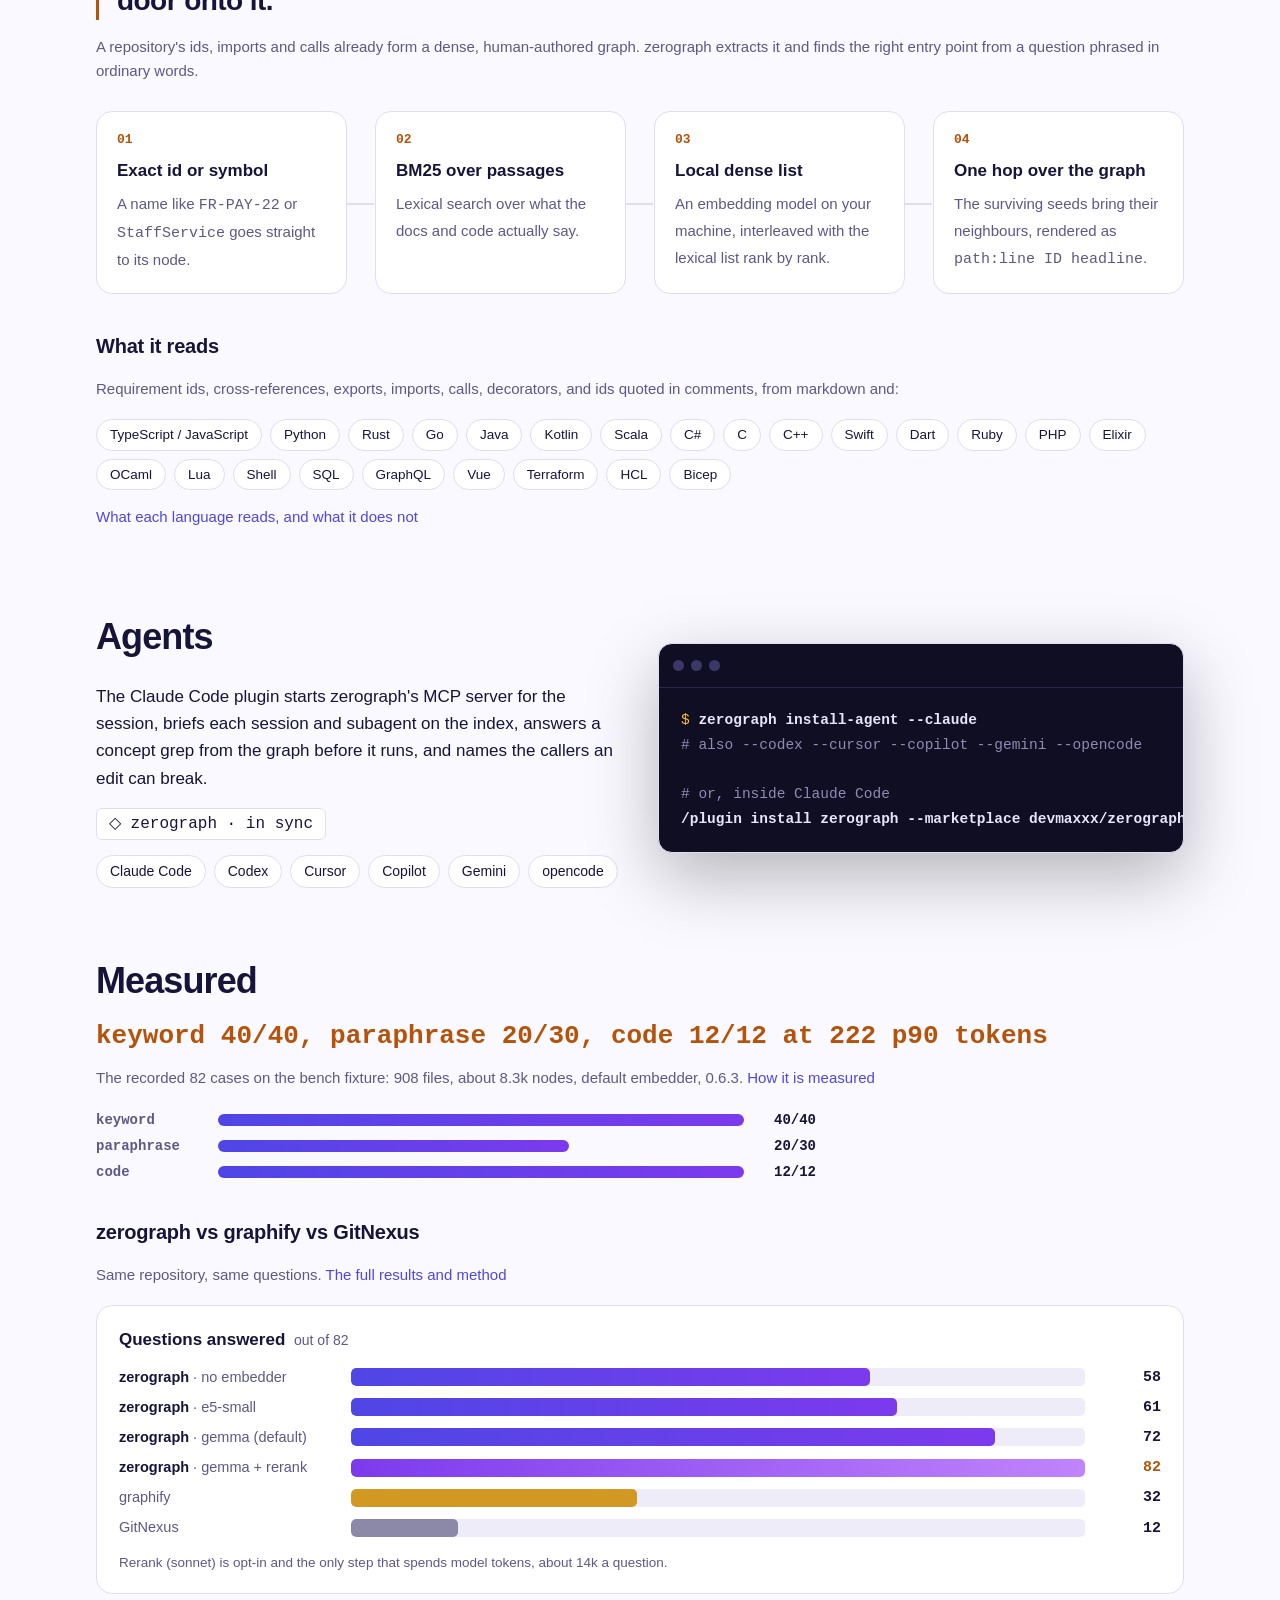
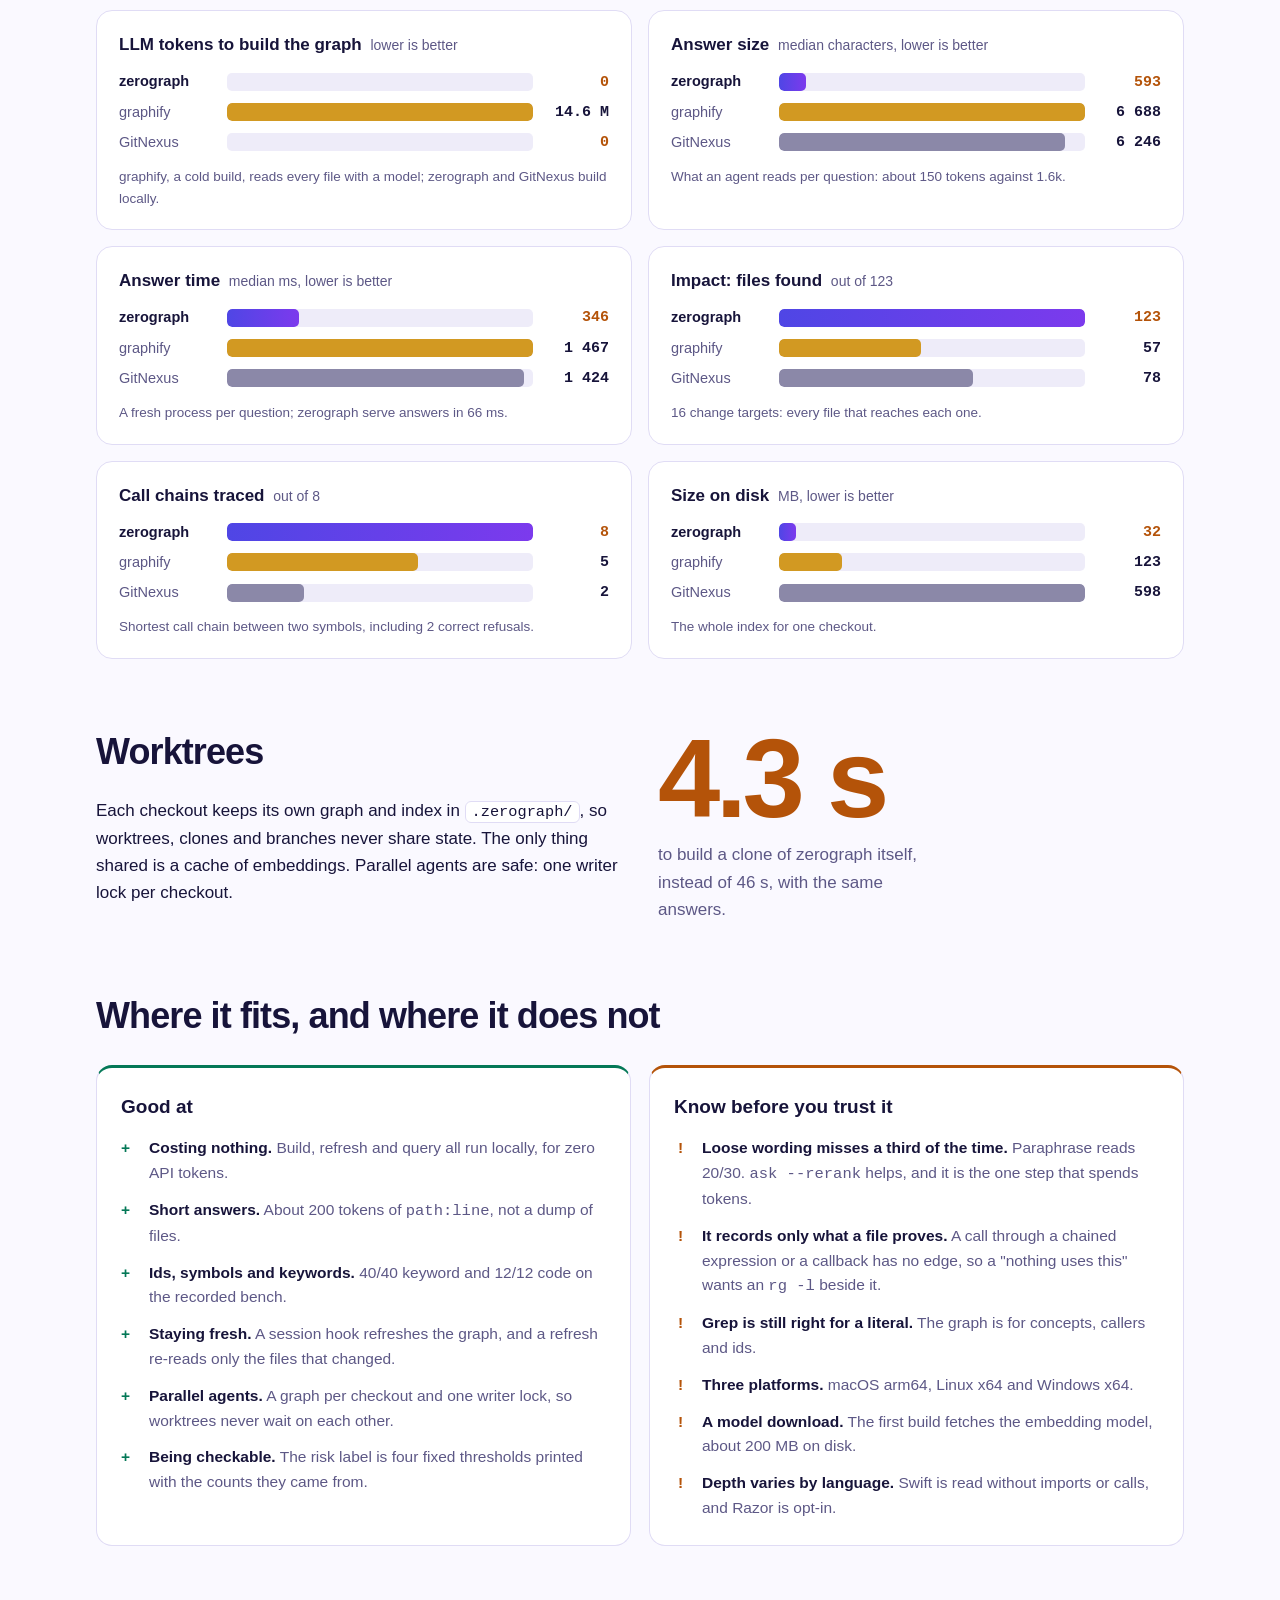
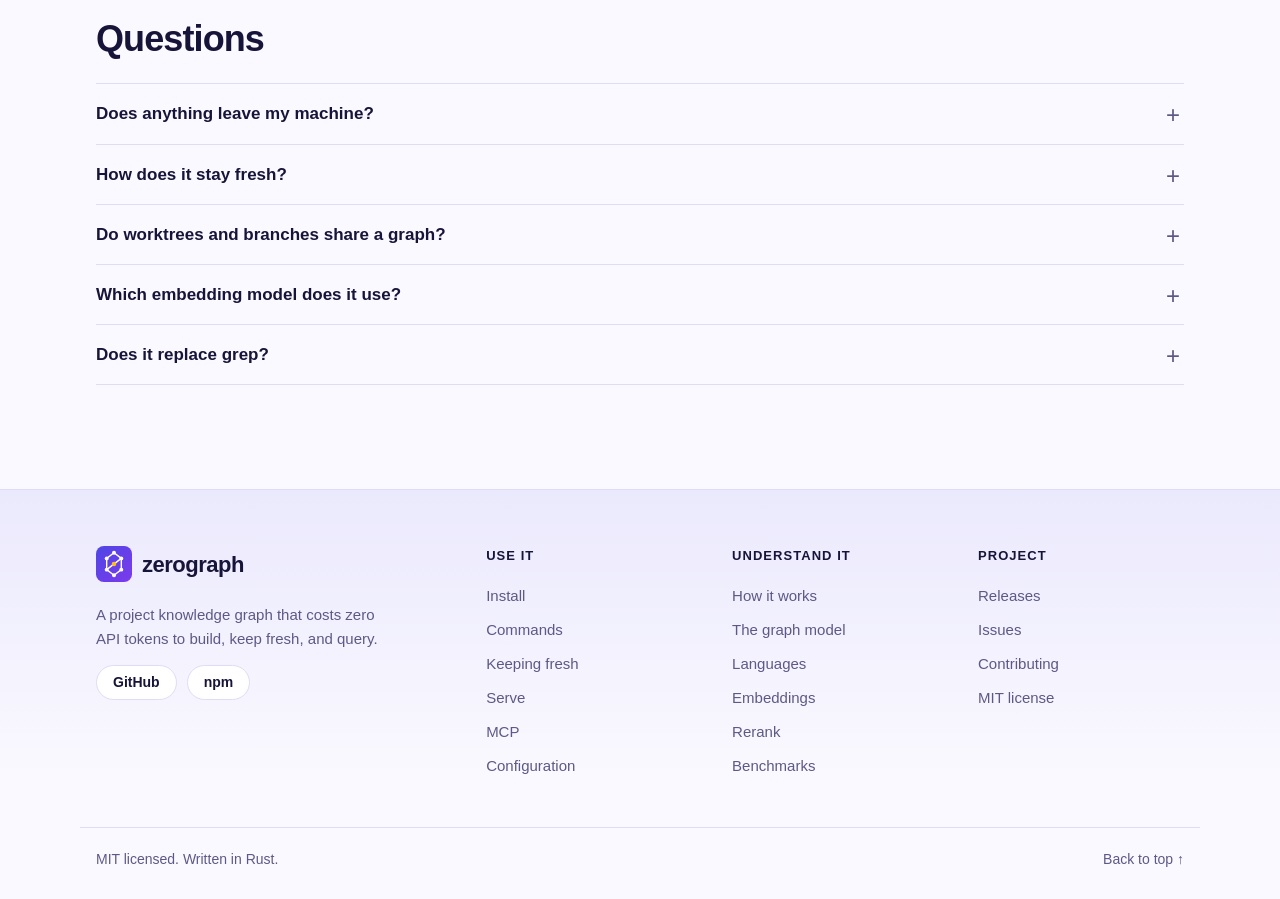
<file: projects/zerograph/index.html>
<!doctype html>
<html lang="en">
<head>
<meta charset="utf-8">
<meta name="viewport" content="width=device-width, initial-scale=1">
<title>zerograph: a project knowledge graph for zero API tokens</title>
<meta name="description" content="A project knowledge graph that costs zero API tokens to build, keep fresh, and query.">
<meta property="og:title" content="zerograph">
<meta property="og:description" content="A project knowledge graph that costs zero API tokens to build, keep fresh, and query.">
<meta property="og:type" content="website">
<meta property="og:image" content="https://devmaxxx.github.io/projects/zerograph/assets/og.png">
<meta property="og:url" content="https://devmaxxx.github.io/projects/zerograph/">
<meta name="twitter:card" content="summary_large_image">
<link rel="icon" type="image/svg+xml" href="assets/logo.svg">
<link rel="stylesheet" href="styles.css">
</head>
<body>

<header class="top wrap">
  <a class="brand" href="#top"><img src="assets/logo.svg" alt="" width="32" height="32"><span>zerograph</span></a>
  <nav aria-label="Primary">
    <a href="#start">Get started</a>
    <a href="#action">In action</a>
    <a href="#how">How it works</a>
    <a href="#measured">Measured</a>
    <a href="#fit">Pros &amp; cons</a>
    <a href="https://github.com/devmaxxx/zerograph/tree/main/docs">Docs</a>
    <a class="gh" href="https://github.com/devmaxxx/zerograph">GitHub</a>
  </nav>
</header>

<main id="top">
  <div class="glow" aria-hidden="true">
    <svg viewBox="0 0 128 128"><g stroke="currentColor" stroke-width=".5" fill="none">
      <polygon points="64,8 112,36 112,92 64,120 16,92 16,36"/><polygon points="64,24 90,44 90,84 64,104 38,84 38,44"/>
      <line x1="64" y1="8" x2="64" y2="24"/><line x1="112" y1="36" x2="90" y2="44"/><line x1="112" y1="92" x2="90" y2="84"/>
      <line x1="64" y1="120" x2="64" y2="104"/><line x1="16" y1="92" x2="38" y2="84"/><line x1="16" y1="36" x2="38" y2="44"/>
      <line x1="90" y1="44" x2="38" y2="84"/></g></svg>
  </div>
  <section class="hero wrap">
    <p class="eyebrow"><a href="https://www.npmjs.com/package/zerograph">v<span id="version">0.7.1</span></a><span>MIT</span><span>macOS arm64 · Linux x64 · Windows x64</span></p>
    <h1>A project knowledge graph that costs <em>zero API tokens</em> to build, keep fresh, and query.</h1>
    <p class="lede">zerograph reads a repository's markdown and code in <span id="languages">24 languages</span> and extracts the
      structure the authors already wrote. It answers questions about that structure in a few lines of text.</p>

    <div class="install">
      <code><span class="ps" aria-hidden="true">$ </span><span id="install-line">npm install -g zerograph</span></code>
      <button type="button" class="copy" data-copy="install-line">Copy</button>
    </div>
    <p class="links"><a class="btn" href="https://github.com/devmaxxx/zerograph">View on GitHub</a><a href="#start">Get started ↓</a></p>

    <figure class="video">
      <video id="brag" poster="assets/brag.jpg" muted loop playsinline controls preload="metadata">
        <source src="assets/brag.mp4" type="video/mp4">
        <a href="assets/brag.mp4">Watch the 21-second video</a>
      </video>
      <button type="button" class="sound" id="sound" hidden>Sound on</button>
    </figure>
  </section>

  <section class="claims wrap" aria-label="What it does">
    <article>
      <b class="n" aria-hidden="true">0</b>
      <h2>Zero tokens by default</h2>
      <p>Build, refresh and query all run locally. <code>ask --rerank</code> is the only thing that spends model tokens, and only when asked.</p>
    </article>
    <article>
      <b class="n" aria-hidden="true">~<span data-count data-from="0" data-dec="0">200</span></b>
      <h2>Finds the entry point from plain words</h2>
      <p>Exact id, BM25 and local dense retrieval find it in about 200 tokens an answer.</p>
    </article>
    <article>
      <b class="n" aria-hidden="true">MCP</b>
      <h2>Built for agents</h2>
      <p>Every reader takes <code>--json</code>, there is an MCP server, and a session hook keeps the graph fresh.</p>
    </article>
  </section>

  <section id="start" class="wrap">
    <h2 class="sec">Get started</h2>
    <p class="note">Five lines, from nothing to an agent that asks the graph first.</p>
    <ol class="steps">
      <li>
        <div class="what"><h3>Install</h3><p>One global binary. Or <code>pnpm add -D zerograph</code> to pin it per project.</p></div>
        <div class="cmd"><code><span class="ps" aria-hidden="true">$ </span><span id="step-1">npm install -g zerograph</span></code><button type="button" class="copy" data-copy="step-1" aria-label="Copy: Install">Copy</button></div>
      </li>
      <li>
        <div class="what"><h3>Ignore the store</h3><p>The graph is built per checkout and never committed.</p></div>
        <div class="cmd"><code><span class="ps" aria-hidden="true">$ </span><span id="step-2">echo .zerograph/ &gt;&gt; .gitignore</span></code><button type="button" class="copy" data-copy="step-2" aria-label="Copy: Ignore the store">Copy</button></div>
      </li>
      <li>
        <div class="what"><h3>Build</h3><p>The first run downloads the embedding model; after that only changed files are re-read.</p></div>
        <div class="cmd"><code><span class="ps" aria-hidden="true">$ </span><span id="step-3">zerograph build</span></code><button type="button" class="copy" data-copy="step-3" aria-label="Copy: Build">Copy</button></div>
      </li>
      <li>
        <div class="what"><h3>Ask</h3><p>Plain words in, <code>path:line</code> out. It stays fresh with your edits.</p></div>
        <div class="cmd"><code><span class="ps" aria-hidden="true">$ </span><span id="step-4">zerograph ask cancellation policy</span></code><button type="button" class="copy" data-copy="step-4" aria-label="Copy: Ask">Copy</button></div>
      </li>
      <li>
        <div class="what"><h3>Wire your agent</h3><p>Optional: the Claude Code plugin. Also <code>--codex</code>, <code>--cursor</code>, <code>--copilot</code>, <code>--gemini</code>, <code>--opencode</code>.</p></div>
        <div class="cmd"><code><span class="ps" aria-hidden="true">$ </span><span id="step-5">zerograph install-agent --claude</span></code><button type="button" class="copy" data-copy="step-5" aria-label="Copy: Wire your agent">Copy</button></div>
      </li>
    </ol>
  </section>

  <section id="action" class="wrap">
    <h2 class="sec">In action</h2>
    <p class="note">Output from zerograph's own checkout. Each line reads <code>path:line  [ID]  headline</code>; <code>└</code> lines are neighbours one hop away.</p>
    <div class="term">
    <div class="bar"><span class="dots" aria-hidden="true"><i></i><i></i><i></i></span>
    <div class="tabs" role="tablist" aria-label="Commands">
      <button role="tab" aria-selected="true" aria-controls="ex-ask" id="tab-ask">ask</button>
      <button role="tab" aria-selected="false" aria-controls="ex-impact" id="tab-impact">impact</button>
      <button role="tab" aria-selected="false" aria-controls="ex-trace" id="tab-trace">trace</button>
      <button role="tab" aria-selected="false" aria-controls="ex-explain" id="tab-explain">explain</button>
    </div></div>
<pre id="ex-ask" role="tabpanel" aria-labelledby="tab-ask" tabindex="0"><span class="ps">$ </span><b>zerograph ask writer lock</b>
<i>src/store.rs:531</i>  Store.lock_writer
  └ <i>src/store.rs:6</i>  Store
<i>src/lib.rs:2114</i>  tests::a_poll_skips_its_cycle_while_a_refresh_holds_the_writer_lock
<i>src/store.rs:520</i>  Store.try_lock_writer</pre>
<pre id="ex-impact" role="tabpanel" aria-labelledby="tab-impact" tabindex="0"><span class="ps">$ </span><b>zerograph impact Store.try_lock_writer</b>
sym:src/store.rs::Store.try_lock_writer  <i>src/store.rs:520</i>
<mark>d=1  will break (1)</mark>
  sym:src/lib.rs::Watcher.poll  <i>src/lib.rs:565</i>  Calls → sym:src/store.rs::Store.try_lock_writer
importers (7): src/ask.rs, src/bench.rs, src/dump.rs, src/families.rs, src/index/dense.rs, src/mcp.rs, src/status.rs
<mark>risk: MEDIUM</mark> — 1 direct, 1 total, 8 files</pre>
<pre id="ex-trace" role="tabpanel" aria-labelledby="tab-trace" tabindex="0"><span class="ps">$ </span><b>zerograph trace Watcher.poll Store.try_lock_writer</b>
sym:src/lib.rs::Watcher.poll  <i>src/lib.rs:565</i>
  → sym:src/store.rs::Store.try_lock_writer  <i>src/store.rs:520</i></pre>
<pre id="ex-explain" role="tabpanel" aria-labelledby="tab-explain" tabindex="0"><span class="ps">$ </span><b>zerograph explain Store.try_lock_writer</b>
sym:src/store.rs::Store.try_lock_writer  <i>src/store.rs:520</i>  Symbol  Store.try_lock_writer
  Declares ← sym:src/store.rs::Store  <i>src/store.rs:520</i>
  Calls ← sym:src/lib.rs::Watcher.poll  <i>src/lib.rs:565</i>
  Calls → sym:src/store.rs::Store.lock_file  <i>src/store.rs:520</i>
  Calls → sym:src/store.rs::Store.lock_label  <i>src/store.rs:520</i>
  Calls → sym:src/store.rs::WriterLock  <i>src/store.rs:520</i></pre>
    </div>
    <p class="note">Also: <code>zerograph changes --base main</code> says what the diff touches and who reaches it. <a href="https://github.com/devmaxxx/zerograph/blob/main/docs/commands.md">All commands</a></p>
  </section>

  <section id="how" class="wrap">
    <h2 class="sec">How it works</h2>
    <p class="quote">The hard part is not building a better graph, it is building a better door onto it.</p>
    <p class="note">A repository's ids, imports and calls already form a dense, human-authored graph. zerograph extracts it and
      finds the right entry point from a question phrased in ordinary words.</p>
    <ol class="pipe">
      <li><b>Exact id or symbol</b><span>A name like <code>FR-PAY-22</code> or <code>StaffService</code> goes straight to its node.</span></li>
      <li><b>BM25 over passages</b><span>Lexical search over what the docs and code actually say.</span></li>
      <li><b>Local dense list</b><span>An embedding model on your machine, interleaved with the lexical list rank by rank.</span></li>
      <li><b>One hop over the graph</b><span>The surviving seeds bring their neighbours, rendered as <code>path:line  ID  headline</code>.</span></li>
    </ol>
    <h3 class="sub">What it reads</h3>
    <p class="note">Requirement ids, cross-references, exports, imports, calls, decorators, and ids quoted in comments, from markdown and:</p>
    <ul class="chips langs" aria-label="Languages"><li>TypeScript / JavaScript</li><li>Python</li><li>Rust</li><li>Go</li><li>Java</li><li>Kotlin</li><li>Scala</li><li>C#</li><li>C</li><li>C++</li><li>Swift</li><li>Dart</li><li>Ruby</li><li>PHP</li><li>Elixir</li><li>OCaml</li><li>Lua</li><li>Shell</li><li>SQL</li><li>GraphQL</li><li>Vue</li><li>Terraform</li><li>HCL</li><li>Bicep</li></ul>
    <p class="note"><a href="https://github.com/devmaxxx/zerograph/blob/main/docs/languages.md">What each language reads, and what it does not</a></p>
  </section>

  <section id="agents" class="wrap split">
    <div>
      <h2 class="sec">Agents</h2>
      <p>The Claude Code plugin starts zerograph's MCP server for the session, briefs each session and subagent on the index,
        answers a concept grep from the graph before it runs, and names the callers an edit can break.</p>
      <p class="status"><code>◇ zerograph · in sync</code></p>
      <ul class="chips" aria-label="Supported agents">
        <li>Claude Code</li><li>Codex</li><li>Cursor</li><li>Copilot</li><li>Gemini</li><li>opencode</li>
      </ul>
    </div>
    <div class="term"><div class="bar"><span class="dots" aria-hidden="true"><i></i><i></i><i></i></span></div><pre tabindex="0"><span class="ps">$ </span><b>zerograph install-agent --claude</b>
<span class="dim"># also --codex --cursor --copilot --gemini --opencode</span>

<span class="dim"># or, inside Claude Code</span>
<b>/plugin install zerograph --marketplace devmaxxx/zerograph</b></pre></div>
  </section>

  <section id="measured" class="wrap">
    <h2 class="sec">Measured</h2>
    <p class="bench" id="bench-line">keyword 40/40, paraphrase 20/30, code 12/12 at 222 p90 tokens</p>
    <p class="note">The recorded 82 cases on the bench fixture: 908 files, about 8.3k nodes, default embedder, 0.6.3.
      <a href="https://github.com/devmaxxx/zerograph/blob/main/docs/benchmarks.md">How it is measured</a></p>
    <div class="bars" role="img" aria-label="Keyword 40 of 40, paraphrase 20 of 30, code 12 of 12">
      <div><span>keyword</span><i style="--w: 100%"></i><b>40/40</b></div>
      <div><span>paraphrase</span><i style="--w: 66.7%"></i><b>20/30</b></div>
      <div><span>code</span><i style="--w: 100%"></i><b>12/12</b></div>
    </div>
    <h3 class="sub">zerograph vs graphify vs GitNexus</h3>
    <p class="note">Same repository, same questions.
      <a href="https://github.com/devmaxxx/zerograph/blob/main/docs/bench/2026-09-04-three-graphs-results.md">The full results and method</a></p>
    <div class="cmp">
      <figure class="chart wide">
        <figcaption>Questions answered <span>out of 82</span></figcaption>
        <div role="list">
          <div class="row" role="listitem" aria-label="zerograph · no embedder: 58"><span class="who"><b>zerograph</b> · no embedder</span><span class="track"><i class="z" style="--w: 70.7%"></i></span><span class="val">58</span></div>
          <div class="row" role="listitem" aria-label="zerograph · e5-small: 61"><span class="who"><b>zerograph</b> · e5-small</span><span class="track"><i class="z" style="--w: 74.4%"></i></span><span class="val">61</span></div>
          <div class="row" role="listitem" aria-label="zerograph · gemma (default): 72"><span class="who"><b>zerograph</b> · gemma (default)</span><span class="track"><i class="z" style="--w: 87.8%"></i></span><span class="val">72</span></div>
          <div class="row" role="listitem" aria-label="zerograph · gemma + rerank: 82"><span class="who"><b>zerograph</b> · gemma + rerank</span><span class="track"><i class="z r" style="--w: 100.0%"></i></span><span class="val best">82</span></div>
          <div class="row" role="listitem" aria-label="graphify: 32"><span class="who">graphify</span><span class="track"><i class="g" style="--w: 39.0%"></i></span><span class="val">32</span></div>
          <div class="row" role="listitem" aria-label="GitNexus: 12"><span class="who">GitNexus</span><span class="track"><i class="n" style="--w: 14.6%"></i></span><span class="val">12</span></div>
        </div>
        <p>Rerank (sonnet) is opt-in and the only step that spends model tokens, about 14k a question.</p>
      </figure>
      <figure class="chart">
        <figcaption>LLM tokens to build the graph <span>lower is better</span></figcaption>
        <div role="list">
          <div class="row" role="listitem" aria-label="zerograph: 0"><span class="who"><b>zerograph</b></span><span class="track"><i class="z" style="--w: 0.0%"></i></span><span class="val best">0</span></div>
          <div class="row" role="listitem" aria-label="graphify: 14.6 M"><span class="who">graphify</span><span class="track"><i class="g" style="--w: 100.0%"></i></span><span class="val">14.6 M</span></div>
          <div class="row" role="listitem" aria-label="GitNexus: 0"><span class="who">GitNexus</span><span class="track"><i class="n" style="--w: 0.0%"></i></span><span class="val best">0</span></div>
        </div>
        <p>graphify, a cold build, reads every file with a model; zerograph and GitNexus build locally.</p>
      </figure>
      <figure class="chart">
        <figcaption>Answer size <span>median characters, lower is better</span></figcaption>
        <div role="list">
          <div class="row" role="listitem" aria-label="zerograph: 593"><span class="who"><b>zerograph</b></span><span class="track"><i class="z" style="--w: 8.9%"></i></span><span class="val best">593</span></div>
          <div class="row" role="listitem" aria-label="graphify: 6 688"><span class="who">graphify</span><span class="track"><i class="g" style="--w: 100.0%"></i></span><span class="val">6 688</span></div>
          <div class="row" role="listitem" aria-label="GitNexus: 6 246"><span class="who">GitNexus</span><span class="track"><i class="n" style="--w: 93.4%"></i></span><span class="val">6 246</span></div>
        </div>
        <p>What an agent reads per question: about 150 tokens against 1.6k.</p>
      </figure>
      <figure class="chart">
        <figcaption>Answer time <span>median ms, lower is better</span></figcaption>
        <div role="list">
          <div class="row" role="listitem" aria-label="zerograph: 346"><span class="who"><b>zerograph</b></span><span class="track"><i class="z" style="--w: 23.6%"></i></span><span class="val best">346</span></div>
          <div class="row" role="listitem" aria-label="graphify: 1 467"><span class="who">graphify</span><span class="track"><i class="g" style="--w: 100.0%"></i></span><span class="val">1 467</span></div>
          <div class="row" role="listitem" aria-label="GitNexus: 1 424"><span class="who">GitNexus</span><span class="track"><i class="n" style="--w: 97.1%"></i></span><span class="val">1 424</span></div>
        </div>
        <p>A fresh process per question; zerograph serve answers in 66 ms.</p>
      </figure>
      <figure class="chart">
        <figcaption>Impact: files found <span>out of 123</span></figcaption>
        <div role="list">
          <div class="row" role="listitem" aria-label="zerograph: 123"><span class="who"><b>zerograph</b></span><span class="track"><i class="z" style="--w: 100.0%"></i></span><span class="val best">123</span></div>
          <div class="row" role="listitem" aria-label="graphify: 57"><span class="who">graphify</span><span class="track"><i class="g" style="--w: 46.3%"></i></span><span class="val">57</span></div>
          <div class="row" role="listitem" aria-label="GitNexus: 78"><span class="who">GitNexus</span><span class="track"><i class="n" style="--w: 63.4%"></i></span><span class="val">78</span></div>
        </div>
        <p>16 change targets: every file that reaches each one.</p>
      </figure>
      <figure class="chart">
        <figcaption>Call chains traced <span>out of 8</span></figcaption>
        <div role="list">
          <div class="row" role="listitem" aria-label="zerograph: 8"><span class="who"><b>zerograph</b></span><span class="track"><i class="z" style="--w: 100.0%"></i></span><span class="val best">8</span></div>
          <div class="row" role="listitem" aria-label="graphify: 5"><span class="who">graphify</span><span class="track"><i class="g" style="--w: 62.5%"></i></span><span class="val">5</span></div>
          <div class="row" role="listitem" aria-label="GitNexus: 2"><span class="who">GitNexus</span><span class="track"><i class="n" style="--w: 25.0%"></i></span><span class="val">2</span></div>
        </div>
        <p>Shortest call chain between two symbols, including 2 correct refusals.</p>
      </figure>
      <figure class="chart">
        <figcaption>Size on disk <span>MB, lower is better</span></figcaption>
        <div role="list">
          <div class="row" role="listitem" aria-label="zerograph: 32"><span class="who"><b>zerograph</b></span><span class="track"><i class="z" style="--w: 5.4%"></i></span><span class="val best">32</span></div>
          <div class="row" role="listitem" aria-label="graphify: 123"><span class="who">graphify</span><span class="track"><i class="g" style="--w: 20.6%"></i></span><span class="val">123</span></div>
          <div class="row" role="listitem" aria-label="GitNexus: 598"><span class="who">GitNexus</span><span class="track"><i class="n" style="--w: 100.0%"></i></span><span class="val">598</span></div>
        </div>
        <p>The whole index for one checkout.</p>
      </figure>
    </div>
  </section>

  <section class="wrap split worktrees">
    <div>
      <h2 class="sec">Worktrees</h2>
      <p>Each checkout keeps its own graph and index in <code>.zerograph/</code>, so worktrees, clones and branches never share
        state. The only thing shared is a cache of embeddings. Parallel agents are safe: one writer lock per checkout.</p>
    </div>
    <p class="big"><b><span data-count data-from="46" data-dec="1">1.5</span> s</b><span>to build a clone of zerograph itself, instead of 46 s, with the same answers.</span></p>
  </section>

  <section id="fit" class="wrap">
    <h2 class="sec">Where it fits, and where it does not</h2>
    <div class="fit">
      <div class="pro">
        <h3>Good at</h3>
        <ul>
          <li><b>Costing nothing.</b> Build, refresh and query all run locally, for zero API tokens.</li>
          <li><b>Short answers.</b> About 200 tokens of <code>path:line</code>, not a dump of files.</li>
          <li><b>Ids, symbols and keywords.</b> 40/40 keyword and 12/12 code on the recorded bench.</li>
          <li><b>Staying fresh.</b> A session hook refreshes the graph, and a refresh re-reads only the files that changed.</li>
          <li><b>Parallel agents.</b> A graph per checkout and one writer lock, so worktrees never wait on each other.</li>
          <li><b>Being checkable.</b> The risk label is four fixed thresholds printed with the counts they came from.</li>
        </ul>
      </div>
      <div class="con">
        <h3>Know before you trust it</h3>
        <ul>
          <li><b>Loose wording misses a third of the time.</b> Paraphrase reads 20/30. <code>ask --rerank</code> helps, and it is the one step that spends tokens.</li>
          <li><b>It records only what a file proves.</b> A call through a chained expression or a callback has no edge, so a "nothing uses this" wants an <code>rg -l</code> beside it.</li>
          <li><b>Grep is still right for a literal.</b> The graph is for concepts, callers and ids.</li>
          <li><b>Three platforms.</b> macOS arm64, Linux x64 and Windows x64.</li>
          <li><b>A model download.</b> The first build fetches the embedding model, about 200 MB on disk.</li>
          <li><b>Depth varies by language.</b> Swift is read without imports or calls, and Razor is opt-in.</li>
        </ul>
      </div>
    </div>
  </section>

  <section id="faq" class="wrap">
    <h2 class="sec">Questions</h2>
    <details><summary>Does anything leave my machine?</summary>
      <p>Build, refresh and query all run locally. <code>ask --rerank</code> is the only thing that spends model tokens, and only when asked.</p></details>
    <details><summary>How does it stay fresh?</summary>
      <p>The agent's session hook refreshes the graph per checkout, and a resident <code>serve</code> polls and re-reads only the files that changed.
        An answer given while files are behind says so itself. <a href="https://github.com/devmaxxx/zerograph/blob/main/docs/keeping-fresh.md">Keeping fresh</a></p></details>
    <details><summary>Do worktrees and branches share a graph?</summary>
      <p>No. Each checkout keeps its own graph and index in <code>.zerograph/</code>. The only thing shared is a cache of embeddings, text hash to vector,
        which is why a new worktree builds in seconds.</p></details>
    <details><summary>Which embedding model does it use?</summary>
      <p>By default the 4-bit ONNX export of embeddinggemma-300m, run on your machine. Another model can be pinned in <code>zerograph.toml</code>.
        <a href="https://github.com/devmaxxx/zerograph/blob/main/docs/embeddings.md">Embeddings</a></p></details>
    <details><summary>Does it replace grep?</summary>
      <p>No. Ask the graph for a concept, a caller or an id; grep is still right for a literal string.</p></details>
  </section>
</main>

<footer>
  <div class="wrap cols">
    <div class="about">
      <a class="brand" href="#top"><img src="assets/logo.svg" alt="" width="36" height="36"><span>zerograph</span></a>
      <p>A project knowledge graph that costs zero API tokens to build, keep fresh, and query.</p>
      <p class="badges"><a href="https://github.com/devmaxxx/zerograph">GitHub</a><a href="https://www.npmjs.com/package/zerograph">npm</a></p>
    </div>
    <nav aria-label="Use it">
      <h3>Use it</h3>
      <a href="https://github.com/devmaxxx/zerograph/blob/main/docs/install.md">Install</a>
      <a href="https://github.com/devmaxxx/zerograph/blob/main/docs/commands.md">Commands</a>
      <a href="https://github.com/devmaxxx/zerograph/blob/main/docs/keeping-fresh.md">Keeping fresh</a>
      <a href="https://github.com/devmaxxx/zerograph/blob/main/docs/serve.md">Serve</a>
      <a href="https://github.com/devmaxxx/zerograph/blob/main/docs/mcp.md">MCP</a>
      <a href="https://github.com/devmaxxx/zerograph/blob/main/docs/configuration.md">Configuration</a>
    </nav>
    <nav aria-label="Understand it">
      <h3>Understand it</h3>
      <a href="https://github.com/devmaxxx/zerograph/blob/main/docs/how-it-works.md">How it works</a>
      <a href="https://github.com/devmaxxx/zerograph/blob/main/docs/graph-model.md">The graph model</a>
      <a href="https://github.com/devmaxxx/zerograph/blob/main/docs/languages.md">Languages</a>
      <a href="https://github.com/devmaxxx/zerograph/blob/main/docs/embeddings.md">Embeddings</a>
      <a href="https://github.com/devmaxxx/zerograph/blob/main/docs/rerank.md">Rerank</a>
      <a href="https://github.com/devmaxxx/zerograph/blob/main/docs/benchmarks.md">Benchmarks</a>
    </nav>
    <nav aria-label="Project">
      <h3>Project</h3>
      <a href="https://github.com/devmaxxx/zerograph/releases">Releases</a>
      <a href="https://github.com/devmaxxx/zerograph/issues">Issues</a>
      <a href="https://github.com/devmaxxx/zerograph#contributing">Contributing</a>
      <a href="https://github.com/devmaxxx/zerograph/blob/main/LICENSE">MIT license</a>
    </nav>
  </div>
  <div class="wrap legal">
    <span>MIT licensed. Written in Rust.</span>
    <a href="#top">Back to top ↑</a>
  </div>
</footer>

<script src="main.js" defer></script>
</body>
</html>
</file>
<file: projects/zerograph/styles.css>
:root {
  --ground: #0b0a1a; --panel: #14122b; --line: #2a2750;
  --text: #f5f3ff; --dim: #a5a1c9; --accent: #fbbf24; --link: #a5b4fc;
  --indigo: #4f46e5; --violet: #7c3aed; --path: #86efac; --term: #0f0e22; --term-text: #e7e5f7;
  --ui: -apple-system, BlinkMacSystemFont, "Segoe UI", Roboto, "Helvetica Neue", Arial, sans-serif;
  --mono: ui-monospace, "SF Mono", Menlo, Consolas, "Liberation Mono", monospace;
}
@media (prefers-color-scheme: light) {
  :root {
    --ground: #faf9ff; --panel: #ffffff; --line: #e0dcf5;
    --text: #17143a; --dim: #5d5886; --accent: #b45309; --link: #4f46e5;
  }
}

* { box-sizing: border-box; }
html { scroll-behavior: smooth; }
body { margin: 0; background: var(--ground); color: var(--text); font: 17px/1.6 var(--ui); -webkit-font-smoothing: antialiased; }
.wrap { max-width: 1120px; margin: 0 auto; padding: 0 16px; }
a { color: var(--link); text-decoration: none; }
a:hover { text-decoration: underline; }
code, pre { font-family: var(--mono); }
p code { font-size: .9em; background: var(--panel); border: 1px solid var(--line); border-radius: 6px; padding: 1px 6px; }
:focus-visible { outline: 2px solid var(--accent); outline-offset: 2px; }

.top { display: flex; align-items: center; justify-content: space-between; gap: 16px; padding-top: 18px; padding-bottom: 18px; }
.brand { display: flex; align-items: center; gap: 10px; color: var(--text); font-weight: 800; font-size: 20px; letter-spacing: -.5px; }
.top nav { display: flex; gap: 22px; align-items: center; font-size: 15px; }
.top nav a { color: var(--dim); }
.top nav .gh { color: var(--text); border: 1px solid var(--line); border-radius: 999px; padding: 5px 14px; }

.hero { padding-top: 56px; padding-bottom: 40px; text-align: center; }
.eyebrow { color: var(--dim); font-size: 14px; margin: 0 0 18px; }
h1 { font-size: clamp(34px, 5.6vw, 64px); line-height: 1.06; letter-spacing: -.035em; margin: 0 auto 22px; max-width: 17ch; font-weight: 800; }
h1 em { font-style: normal; color: var(--accent); }
.lede { color: var(--dim); font-size: clamp(17px, 2vw, 20px); max-width: 62ch; margin: 0 auto 30px; }

.install { display: inline-flex; align-items: center; gap: 14px; background: var(--term); color: var(--term-text);
  border: 1px solid var(--line); border-radius: 14px; padding: 12px 12px 12px 20px; max-width: 100%; }
.install code { font-size: clamp(15px, 2.4vw, 19px); white-space: nowrap; overflow-x: auto; }
.ps { color: #fbbf24; user-select: none; }
.copy, .sound { font: 600 14px var(--ui); color: #fff; background: linear-gradient(135deg, var(--indigo), var(--violet));
  border: 0; border-radius: 9px; padding: 8px 14px; cursor: pointer; }
.links { display: flex; gap: 22px; justify-content: center; margin: 18px 0 40px; font-size: 15px; }

.video { position: relative; margin: 0 auto; max-width: 1040px; }
.video video { display: block; width: 100%; height: auto; aspect-ratio: 16 / 9; border-radius: 18px; border: 1px solid var(--line);
  background: #0b0a1a; box-shadow: 0 30px 90px rgba(79, 70, 229, .28); }
.sound { position: absolute; top: 14px; right: 14px; }

.claims { display: grid; grid-template-columns: repeat(3, 1fr); gap: 18px; padding-top: 32px; padding-bottom: 32px; }
.claims article { background: var(--panel); border: 1px solid var(--line); border-radius: 16px; padding: 22px; }
.claims h2 { font-size: 19px; margin: 0 0 8px; letter-spacing: -.01em; }
.claims p { margin: 0; color: var(--dim); font-size: 16px; }

main > section[id], .worktrees { padding-top: 56px; padding-bottom: 8px; }
.sec { font-size: clamp(26px, 3.4vw, 36px); letter-spacing: -.025em; margin: 0 0 12px; }
.note { color: var(--dim); font-size: 15px; }

.tabs { display: flex; gap: 6px; margin: 18px 0 0; }
.tabs button { font: 600 15px var(--mono); color: var(--dim); background: transparent; border: 1px solid var(--line);
  border-bottom: 0; border-radius: 10px 10px 0 0; padding: 8px 16px; cursor: pointer; }
.tabs button[aria-selected="true"] { color: var(--term-text); background: var(--term); }
.term { background: var(--term); color: var(--term-text); border: 1px solid var(--line); border-radius: 0 14px 14px 14px; overflow: hidden; }
.split .term { border-radius: 14px; }
.term pre { margin: 0; padding: 20px 22px; font-size: 14.5px; line-height: 1.7; overflow-x: auto; }
.term pre[hidden] { display: none; }
.term i { font-style: normal; color: var(--path); }
.term b { font-weight: 700; }
.term mark { background: none; color: #fbbf24; font-weight: 700; }
.term .dim { color: #8f8bb5; }

.split { display: grid; grid-template-columns: 1fr 1fr; gap: 36px; align-items: center; }
.status code { font-size: 16px; padding: 6px 12px; }
.chips { list-style: none; display: flex; flex-wrap: wrap; gap: 8px; padding: 0; margin: 18px 0 0; }
.chips li { border: 1px solid var(--line); background: var(--panel); border-radius: 999px; padding: 4px 13px; font-size: 14px; }

.bench { font: 700 clamp(18px, 2.6vw, 26px) var(--mono); color: var(--accent); margin: 8px 0; }
.gif img { display: block; width: 100%; height: auto; border-radius: 14px; border: 1px solid var(--line); margin-top: 20px; }

.big { margin: 0; display: flex; flex-direction: column; gap: 6px; }
.big b { font-size: clamp(64px, 10vw, 112px); line-height: 1; letter-spacing: -.04em; color: var(--accent); }
.big span { color: var(--dim); max-width: 30ch; }

footer { display: grid; grid-template-columns: repeat(3, 1fr); gap: 24px; margin-top: 72px; padding-top: 32px; padding-bottom: 56px;
  border-top: 1px solid var(--line); font-size: 15px; }
footer h3 { font-size: 13px; text-transform: uppercase; letter-spacing: .08em; color: var(--dim); margin: 0 0 10px; }
footer a { display: block; padding: 3px 0; }

@media (max-width: 760px) {
  .top nav a:not(.gh) { display: none; }
  .hero { padding-top: 32px; }
  .claims, .split, footer { grid-template-columns: 1fr; }
  .links { flex-wrap: wrap; }
}
@media (prefers-reduced-motion: reduce) { html { scroll-behavior: auto; } }

/* A grid item defaults to min-width: auto, which lets a wide <pre> push the page sideways. */
.split > *, .claims > *, footer > * { min-width: 0; }

/* ---- design pass ---- */
.top { position: sticky; top: 0; z-index: 5; max-width: none; padding-left: max(16px, calc((100% - 1088px) / 2)); padding-right: max(16px, calc((100% - 1088px) / 2));
  background: color-mix(in srgb, var(--ground) 78%, transparent); backdrop-filter: blur(14px); -webkit-backdrop-filter: blur(14px);
  border-bottom: 1px solid color-mix(in srgb, var(--line) 60%, transparent); padding-top: 12px; padding-bottom: 12px; }
main { position: relative; overflow: hidden; }
.glow { position: absolute; inset: 0 0 auto 0; height: 1100px; pointer-events: none; color: var(--link);
  background:
    radial-gradient(620px 420px at 18% 12%, color-mix(in srgb, var(--indigo) 42%, transparent), transparent 70%),
    radial-gradient(680px 460px at 84% 34%, color-mix(in srgb, var(--violet) 38%, transparent), transparent 70%);
  -webkit-mask-image: linear-gradient(#000 60%, transparent); mask-image: linear-gradient(#000 60%, transparent); }
.glow svg { position: absolute; left: 50%; top: -160px; width: 1200px; height: 1200px; margin-left: -600px; opacity: .13; transform: rotate(14deg); }
.hero, main > section { position: relative; }

.hero { padding-top: 72px; }
.eyebrow { display: inline-flex; flex-wrap: wrap; justify-content: center; gap: 6px 10px; margin-bottom: 22px; }
.eyebrow > * { border: 1px solid var(--line); background: color-mix(in srgb, var(--panel) 70%, transparent); border-radius: 999px; padding: 3px 12px; color: var(--dim); font-size: 13px; }
.eyebrow a { color: var(--accent); font-weight: 600; }
h1 { max-width: 20ch; text-wrap: balance; }
.lede { text-wrap: pretty; }
.install { box-shadow: 0 10px 40px rgba(0, 0, 0, .25); }
.links { align-items: center; margin: 22px 0 48px; }
.btn { color: var(--text); font-weight: 600; border: 1px solid var(--line); background: var(--panel); border-radius: 10px; padding: 8px 16px; }
.btn:hover { text-decoration: none; border-color: var(--link); }

.claims { padding-top: 44px; }
.claims article { padding: 26px; }
.claims .n { display: block; font-size: 46px; line-height: 1; letter-spacing: -.04em; font-weight: 800; color: var(--accent); margin-bottom: 14px; }

#start { padding-top: 56px; }
.steps { list-style: none; counter-reset: step; display: grid; grid-template-columns: repeat(4, 1fr); gap: 16px; padding: 0; margin: 20px 0 0; }
.steps li { counter-increment: step; min-width: 0; border-top: 2px solid var(--line); padding-top: 16px; }
.steps li::before { content: counter(step); display: inline-grid; place-items: center; width: 28px; height: 28px; border-radius: 50%;
  font: 700 14px var(--ui); color: #fff; background: linear-gradient(135deg, var(--indigo), var(--violet)); }
.steps h3 { font-size: 18px; margin: 12px 0 10px; }
.steps li > code { display: block; font-size: 13.5px; background: var(--term); color: var(--term-text); border: 1px solid var(--line);
  border-radius: 10px; padding: 10px 12px; overflow-x: auto; white-space: nowrap; }
.steps p { color: var(--dim); font-size: 15px; margin: 10px 0 0; }

.term, .split .term { border-radius: 14px; margin-top: 18px; box-shadow: 0 24px 70px rgba(0, 0, 0, .28); }
.split .term { margin-top: 0; }
.bar { display: flex; align-items: center; gap: 16px; padding: 0 14px; min-height: 44px; border-bottom: 1px solid #2a2750; overflow-x: auto; }
.dots { display: flex; gap: 7px; flex: none; }
.dots i { width: 11px; height: 11px; border-radius: 50%; background: #3b3768; }
.tabs { margin: 0; gap: 4px; }
.tabs button { border: 0; border-radius: 8px; padding: 6px 13px; color: #8f8bb5; }
.tabs button:hover { color: var(--term-text); }
.tabs button[aria-selected="true"] { background: #2a2750; color: #fff; }
.term pre { min-height: 0; }
#action .term pre { min-height: 212px; }

.cta { margin-top: 72px; text-align: center; border-radius: 24px; padding: 56px 20px; color: #fff;
  background: linear-gradient(135deg, var(--indigo), var(--violet)); }
.cta h2 { font-size: clamp(30px, 4.6vw, 48px); letter-spacing: -.03em; margin: 0 0 8px; }
.cta p { margin: 0 0 26px; opacity: .88; }
.cta .install { border-color: transparent; }
.cta .copy { background: #fbbf24; color: #17143a; }
footer { margin-top: 56px; }

@media (max-width: 900px) { .steps { grid-template-columns: repeat(2, 1fr); } }
@media (max-width: 760px) {
  .hero { padding-top: 40px; }
  .steps { grid-template-columns: 1fr; }
  .term pre { font-size: 13px; padding: 16px; }
  .cta { padding: 40px 16px; }
}

/* ---- content: how it works, bars, table, pros and cons, questions ---- */
#how, #fit, #faq { padding-top: 56px; }
.sub { font-size: 20px; letter-spacing: -.01em; margin: 36px 0 6px; }
.quote { font-size: clamp(20px, 2.6vw, 28px); line-height: 1.3; letter-spacing: -.02em; font-weight: 700; max-width: 30ch; margin: 6px 0 12px;
  padding-left: 18px; border-left: 3px solid var(--accent); }
.pipe { list-style: none; counter-reset: pipe; display: grid; grid-template-columns: repeat(4, 1fr); gap: 28px; padding: 0; margin: 28px 0 0; }
.pipe li { counter-increment: pipe; position: relative; min-width: 0; background: var(--panel); border: 1px solid var(--line); border-radius: 16px; padding: 20px; }
.pipe li::before { content: "0" counter(pipe); display: block; font: 700 13px var(--mono); color: var(--accent); margin-bottom: 10px; }
.pipe li:not(:last-child)::after { content: ""; position: absolute; top: 50%; left: 100%; width: 28px; height: 2px;
  background: linear-gradient(90deg, var(--line), var(--line)); background-size: 100% 100%; }
.pipe b { display: block; font-size: 17px; margin-bottom: 6px; }
.pipe span { color: var(--dim); font-size: 15px; }
.langs li { font-size: 13.5px; }

.bars { display: grid; gap: 10px; margin: 22px 0 6px; max-width: 720px; }
.bars div { display: grid; grid-template-columns: 110px 1fr 60px; align-items: center; gap: 12px; font: 600 14px var(--mono); }
.bars span { color: var(--dim); }
.bars i { height: 12px; border-radius: 999px; background: linear-gradient(90deg, var(--indigo), var(--violet)); width: var(--w); }
.bars b { text-align: right; }
.tablewrap { overflow-x: auto; margin-top: 12px; }
table { border-collapse: collapse; width: 100%; max-width: 720px; font-size: 15.5px; }
th, td { text-align: left; padding: 10px 14px; border-bottom: 1px solid var(--line); white-space: nowrap; }
thead th { color: var(--dim); font-size: 13px; text-transform: uppercase; letter-spacing: .06em; }
tbody th { font-weight: 500; color: var(--dim); }
td { font-family: var(--mono); font-size: 14.5px; }
td.win { color: var(--accent); font-weight: 700; }

.fit { display: grid; grid-template-columns: 1fr 1fr; gap: 18px; margin-top: 20px; }
.fit > div { min-width: 0; background: var(--panel); border: 1px solid var(--line); border-radius: 16px; padding: 24px; border-top: 3px solid var(--good, #34d399); }
.fit .con { border-top-color: var(--accent); }
.fit h3 { margin: 0 0 14px; font-size: 19px; }
.fit ul { list-style: none; padding: 0; margin: 0; display: grid; gap: 12px; }
.fit li { position: relative; padding-left: 28px; color: var(--dim); font-size: 15.5px; }
.fit li b { color: var(--text); }
.fit li::before { position: absolute; left: 0; top: 0; font-weight: 800; }
.pro li::before { content: "+"; color: #34d399; }
.con li::before { content: "!"; color: var(--accent); left: 4px; }
@media (prefers-color-scheme: light) { .pro li::before { color: #047857; } .fit > .pro { border-top-color: #047857; } }

details { border-bottom: 1px solid var(--line); }
details:first-of-type { border-top: 1px solid var(--line); margin-top: 16px; }
summary { cursor: pointer; list-style: none; padding: 16px 34px 16px 0; font-weight: 600; font-size: 17px; position: relative; }
summary::-webkit-details-marker { display: none; }
summary::after { content: "+"; position: absolute; right: 4px; top: 12px; font-size: 24px; font-weight: 400; color: var(--dim); transition: transform .25s; }
details[open] summary::after { transform: rotate(45deg); }
details p { margin: 0 0 18px; color: var(--dim); max-width: 70ch; }

.caret { display: inline-block; width: .55em; height: 1.1em; background: currentColor; vertical-align: -.18em; margin-left: 2px; }

@media (max-width: 900px) { .pipe { grid-template-columns: repeat(2, 1fr); } .pipe li:nth-child(2)::after { display: none; } }
@media (max-width: 760px) {
  .pipe, .fit { grid-template-columns: 1fr; }
  .pipe li::after { display: none; }
  .bars div { grid-template-columns: 88px 1fr 52px; }
}

/* ---- motion: only for visitors who have not asked for less of it ---- */
@media (prefers-reduced-motion: no-preference) {
  .glow svg { animation: drift 90s linear infinite; }
  .glow { animation: breathe 14s ease-in-out infinite alternate; }
  @keyframes drift { to { transform: rotate(374deg); } }
  @keyframes breathe { from { opacity: .75; } to { opacity: 1; } }

  .js .reveal { opacity: 0; transform: translateY(22px); transition: opacity .6s ease, transform .6s cubic-bezier(.2, .7, .2, 1); transition-delay: calc(var(--i, 0) * 70ms); }
  .js .reveal.in { opacity: 1; transform: none; }

  .claims article, .pipe li, .steps li, .chips li { transition: transform .2s ease, border-color .2s ease, box-shadow .2s ease, opacity .6s ease; }
  .claims article:hover, .pipe li:hover { transform: translateY(-4px); border-color: var(--link); box-shadow: 0 16px 40px rgba(79, 70, 229, .18); }
  .btn, .copy, .sound { transition: transform .15s ease, filter .15s ease, border-color .15s ease; }
  .btn:hover, .copy:hover, .sound:hover { transform: translateY(-1px); filter: brightness(1.1); }

  .js .bars i { width: 0; transition: width 1.1s cubic-bezier(.2, .7, .2, 1) .15s; }
  .js .bars.in i { width: var(--w); }

  .pipe li:not(:last-child)::after { background: linear-gradient(90deg, var(--line) 0 40%, var(--accent) 50%, var(--line) 60% 100%); background-size: 300% 100%; animation: flow 2.4s linear infinite; }
  .pipe li:nth-child(2)::after { animation-delay: .6s; } .pipe li:nth-child(3)::after { animation-delay: 1.2s; }
  @keyframes flow { from { background-position: 100% 0; } to { background-position: 0 0; } }

  .caret { animation: blink 1s steps(1) infinite; }
  @keyframes blink { 50% { opacity: 0; } }
  .term pre .ln { animation: line .28s ease both; }
  @keyframes line { from { opacity: 0; transform: translateX(-8px); } }
  details[open] p { animation: line .3s ease both; }
  .cta { background-size: 200% 200%; animation: sheen 12s ease-in-out infinite alternate; }
  @keyframes sheen { from { background-position: 0 50%; } to { background-position: 100% 50%; } }
}
.term pre .ln { display: inline-block; }
.big b span { color: inherit; max-width: none; }
@media (max-width: 760px) {
  th, td { padding: 9px 8px; }
  tbody th { white-space: normal; }
  td { font-size: 13px; }
}
p code, li code { white-space: nowrap; }

/* ---- comparison charts ---- */
.cmp { display: grid; grid-template-columns: repeat(2, 1fr); gap: 16px; margin-top: 18px; }
.chart { margin: 0; min-width: 0; background: var(--panel); border: 1px solid var(--line); border-radius: 16px; padding: 20px 22px; }
.chart.wide { grid-column: 1 / -1; }
.chart figcaption { font-size: 17px; font-weight: 700; margin-bottom: 12px; }
.chart figcaption span { color: var(--dim); font-weight: 400; font-size: 14px; margin-left: 4px; }
.chart .row { display: grid; grid-template-columns: 96px 1fr 64px; align-items: center; gap: 12px; margin: 7px 0; }
.chart.wide .row { grid-template-columns: 220px 1fr 64px; }
.chart .who { color: var(--dim); font-size: 14.5px; white-space: nowrap; overflow: hidden; text-overflow: ellipsis; }
.chart .who b { color: var(--text); font-weight: 600; }
.chart .track { display: block; height: 18px; border-radius: 5px; background: color-mix(in srgb, var(--line) 55%, transparent); overflow: hidden; }
.chart i { display: block; height: 100%; width: var(--w); border-radius: 5px; }
.chart i.z { background: linear-gradient(90deg, var(--indigo), var(--violet)); }
.chart i.r { background: linear-gradient(90deg, var(--violet), #c084fc); }
.chart i.g { background: #d29922; }
.chart i.n { background: #8b88a8; }
.chart .val { text-align: right; font: 600 15px var(--mono); font-variant-numeric: tabular-nums; white-space: nowrap; }
.chart .val.best { color: var(--accent); }
.chart p { margin: 12px 0 0; color: var(--dim); font-size: 13.5px; }
@media (max-width: 760px) {
  .cmp { grid-template-columns: 1fr; }
  .chart { padding: 16px; }
  .chart .row, .chart.wide .row { grid-template-columns: 1fr 56px; gap: 4px 10px; }
  .chart .who { grid-column: 1 / -1; }
}
@media (prefers-reduced-motion: no-preference) {
  .js .chart i { width: 0; transition: width 1s cubic-bezier(.2, .7, .2, 1) .15s; }
  .js .chart.in i { width: var(--w); }
}

/* ---- footer ---- */
footer { display: block; max-width: none; margin-top: 96px; padding: 0; border-top: 1px solid var(--line); font-size: 15px;
  background: linear-gradient(180deg, color-mix(in srgb, var(--indigo) 9%, var(--ground)), var(--ground) 70%); }
footer .cols { display: grid; grid-template-columns: 1.7fr 1fr 1fr 1fr; gap: 40px; padding-top: 56px; padding-bottom: 44px; }
footer .cols > * { min-width: 0; }
footer .about p { color: var(--dim); max-width: 34ch; margin: 14px 0 0; }
footer .brand { display: inline-flex; font-size: 22px; padding: 0; }
footer .badges { display: flex; gap: 10px; }
footer .badges a { display: inline-block; color: var(--text); border: 1px solid var(--line); background: var(--panel); border-radius: 999px; padding: 5px 16px; font-weight: 600; font-size: 14px; }
footer .badges a:hover { border-color: var(--link); text-decoration: none; }
footer nav a { display: block; padding: 5px 0; color: var(--dim); }
footer nav a:hover { color: var(--text); text-decoration: none; }
footer h3 { margin-bottom: 12px; color: var(--text); }
footer .legal { display: flex; justify-content: space-between; gap: 16px; flex-wrap: wrap; padding-top: 20px; padding-bottom: 28px;
  border-top: 1px solid var(--line); color: var(--dim); font-size: 14px; }
footer .legal a { display: inline; padding: 0; color: var(--dim); }
@media (max-width: 760px) {
  footer { margin-top: 64px; }
  footer .cols { grid-template-columns: 1fr 1fr; gap: 32px 20px; padding-top: 40px; }
  footer .about { grid-column: 1 / -1; }
}

/* ---- get started: one row per command, a rail joining the numbers ---- */
.steps { display: block; margin-top: 22px; background: var(--panel); border: 1px solid var(--line); border-radius: 18px; padding: 8px 24px; }
.steps li { position: relative; display: grid; grid-template-columns: minmax(0, 1fr) minmax(0, 1.15fr); gap: 28px; align-items: center;
  border-top: 0; padding: 20px 0 20px 52px; }
.steps li + li { border-top: 1px solid var(--line); }
.steps li::before { position: absolute; left: 0; top: 50%; margin-top: -16px; width: 32px; height: 32px; z-index: 1; box-shadow: 0 0 0 5px var(--panel); }
.steps li:not(:last-child)::after { content: ""; position: absolute; left: 15px; top: 50%; height: 100%; width: 2px;
  background: linear-gradient(var(--violet), var(--line)); opacity: .55; }
.steps h3 { margin: 0 0 4px; font-size: 18px; }
.steps p { margin: 0; }
.steps .cmd { display: flex; align-items: center; gap: 10px; background: var(--term); color: var(--term-text); border: 1px solid #2a2750;
  border-radius: 12px; padding: 8px 8px 8px 16px; min-width: 0; }
.steps .cmd code, .steps li > .cmd > code { flex: 1; min-width: 0; display: block; border: 0; background: none; padding: 0; font-size: 15px; white-space: nowrap; overflow-x: auto; color: inherit; }
.steps .copy { flex: none; background: #2a2750; padding: 7px 12px; font-size: 13px; }
@media (max-width: 760px) {
  .steps { padding: 4px 16px; }
  .steps li { grid-template-columns: minmax(0, 1fr); gap: 12px; padding-left: 44px; }
  .steps li::before { top: 20px; margin-top: 0; width: 28px; height: 28px; }
  .steps li:not(:last-child)::after { left: 13px; top: 34px; }
}
@media (max-width: 760px) {
  .steps .cmd code, .steps li > .cmd > code { font-size: 13.5px; white-space: normal; overflow-wrap: anywhere; overflow: visible; }
  .steps .cmd { padding-left: 12px; }
}

/* ---- tablet and phone fixes ---- */
.top nav a { white-space: nowrap; }
.pipe code { white-space: normal; overflow-wrap: anywhere; }
@media (max-width: 900px) {
  .top nav a:not(.gh) { display: none; }
  .steps li { grid-template-columns: minmax(0, 1fr); gap: 12px; }
  .steps li::before { top: 20px; margin-top: 0; }
  .steps li:not(:last-child)::after { top: 36px; }
}
@media (max-width: 760px) {
  .steps li:not(:last-child)::after { top: 34px; }
}
@media (max-width: 480px) {
  .term .dots { display: none; }
  .tabs { overflow-x: auto; }
  .tabs button { padding: 6px 10px; font-size: 14px; }
}
</file>
